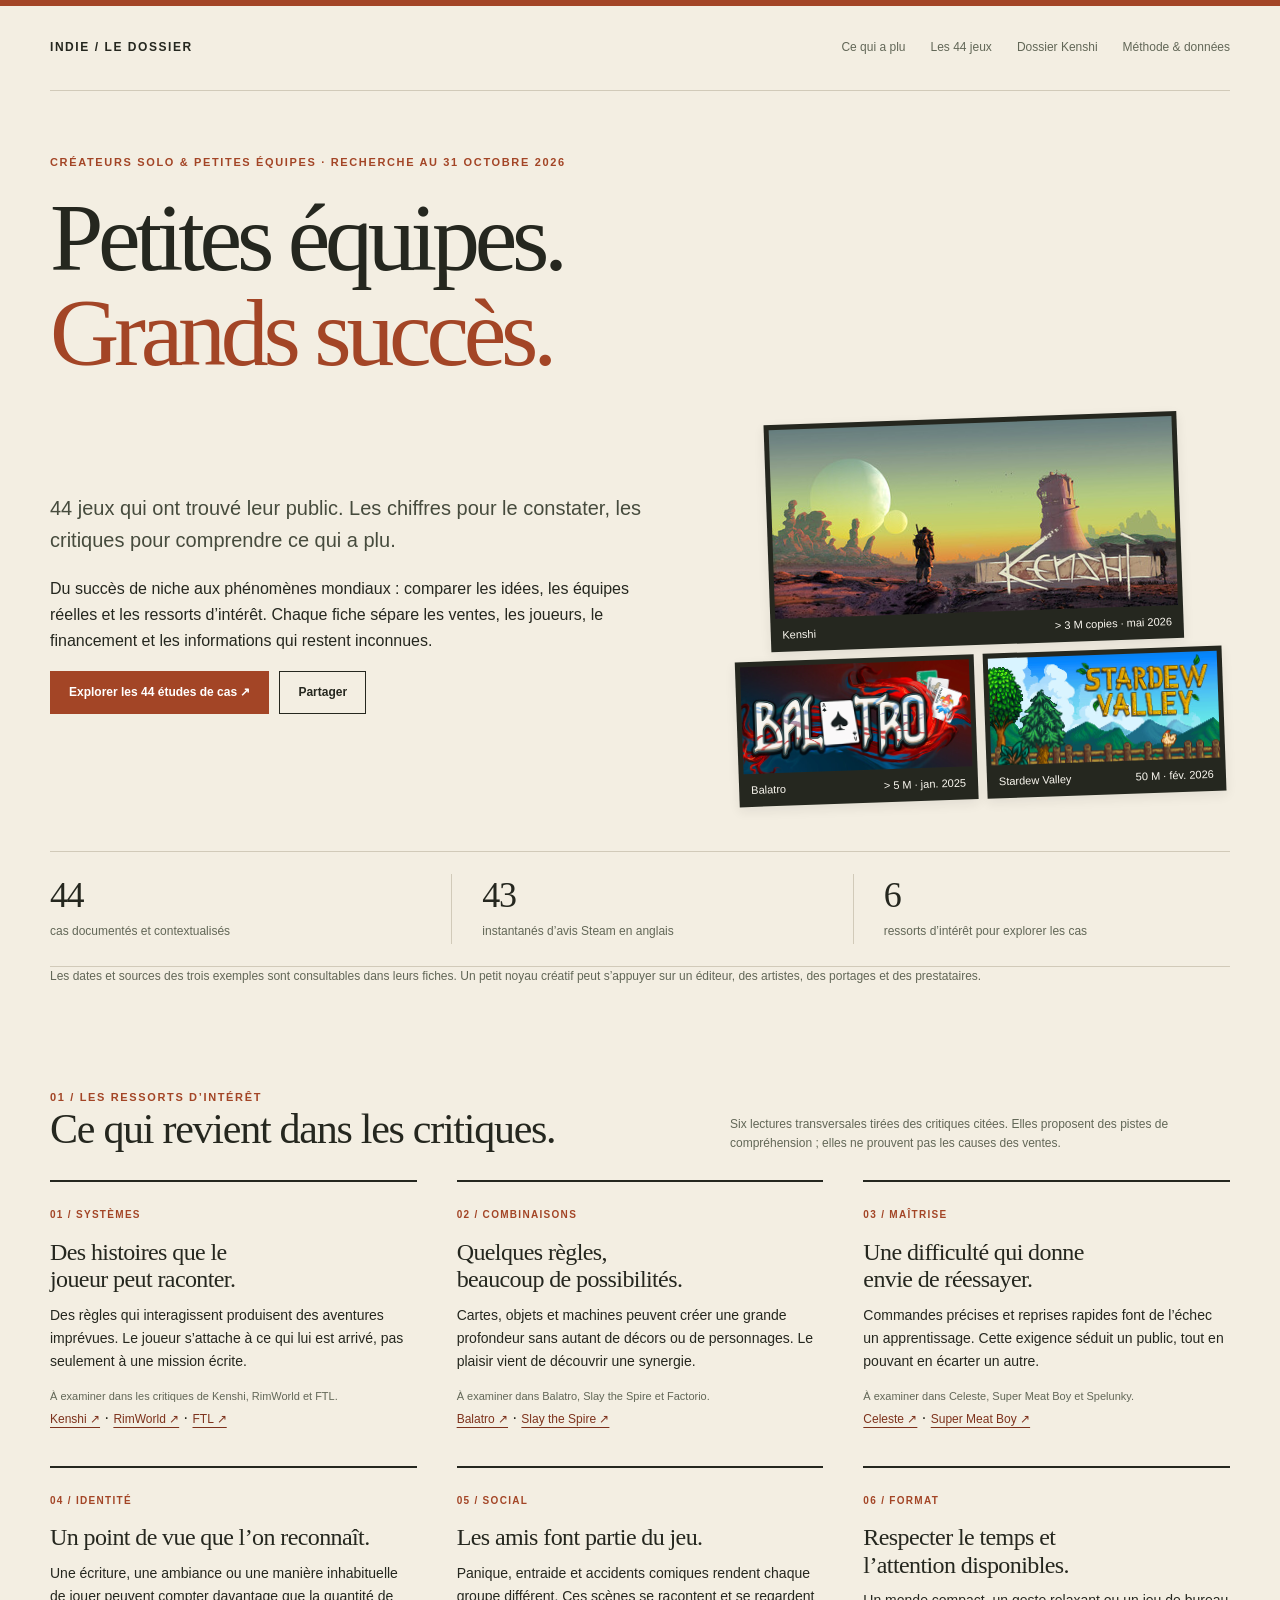
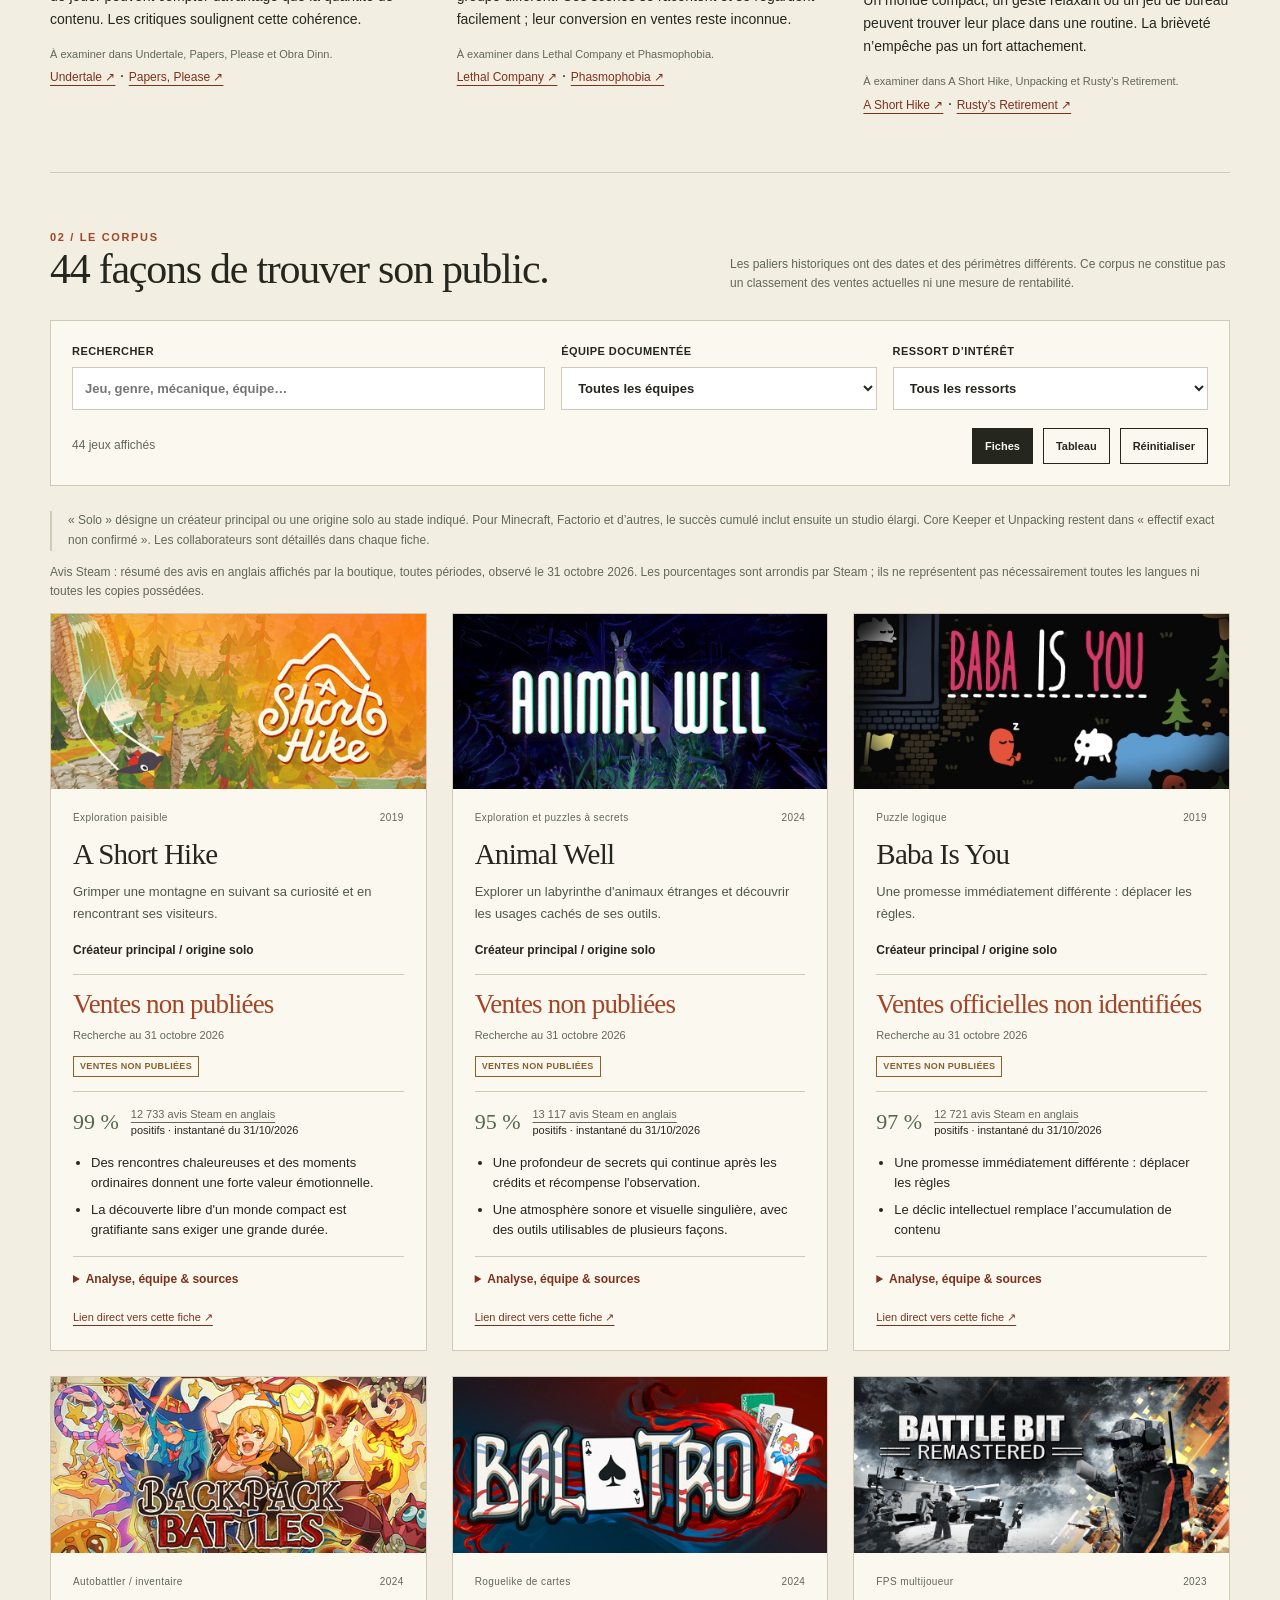
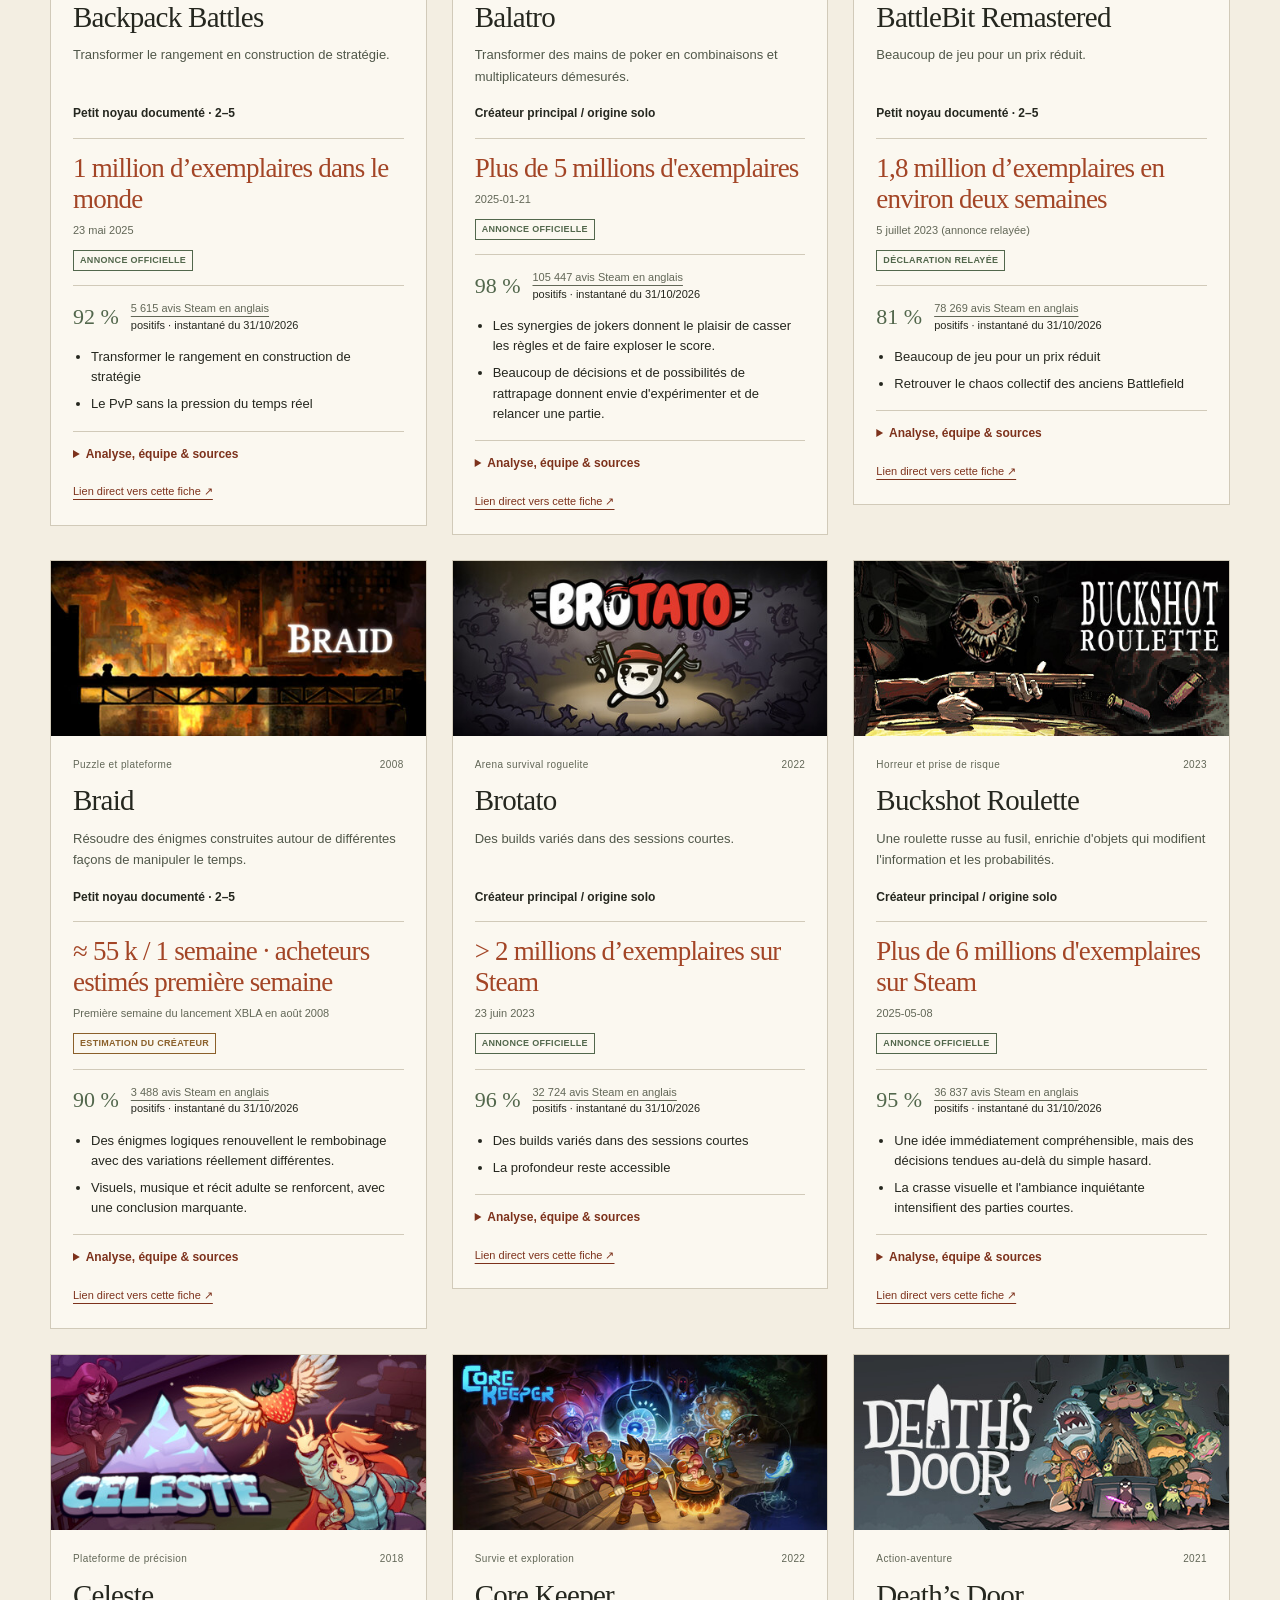
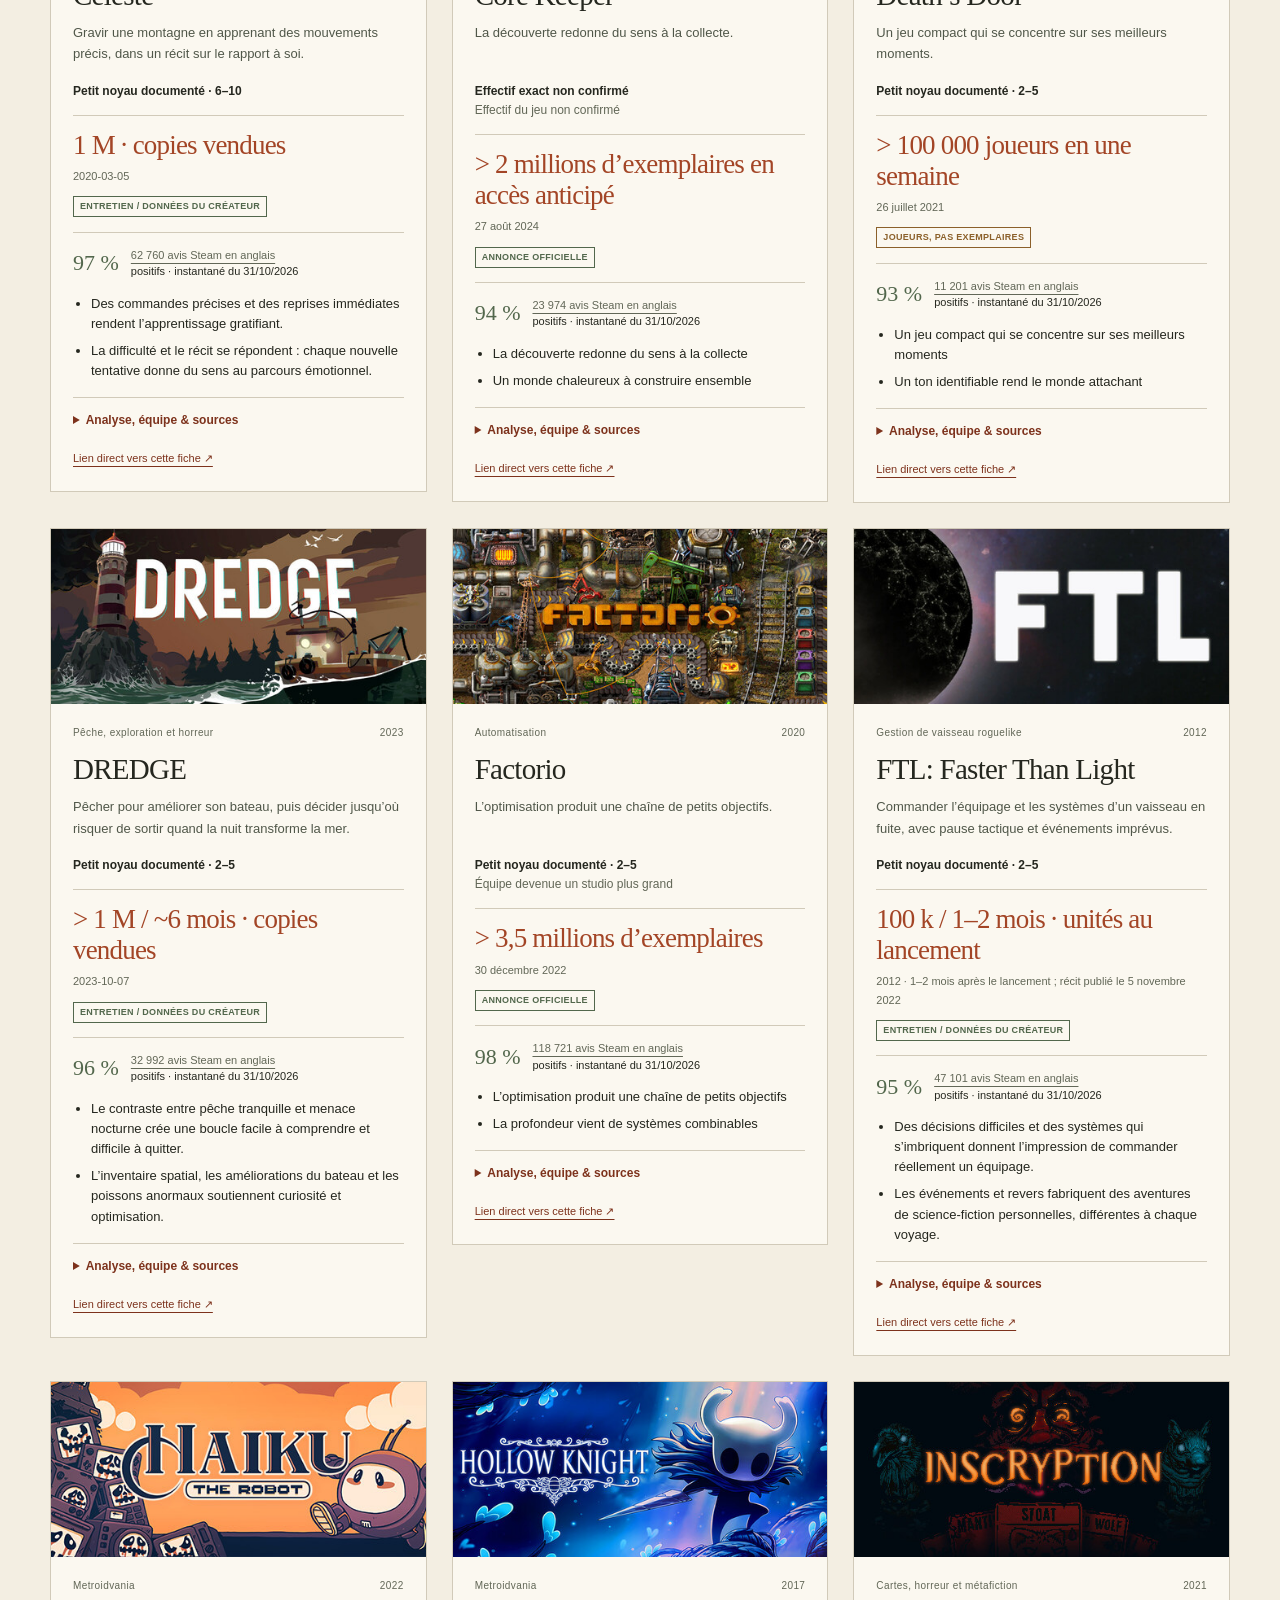
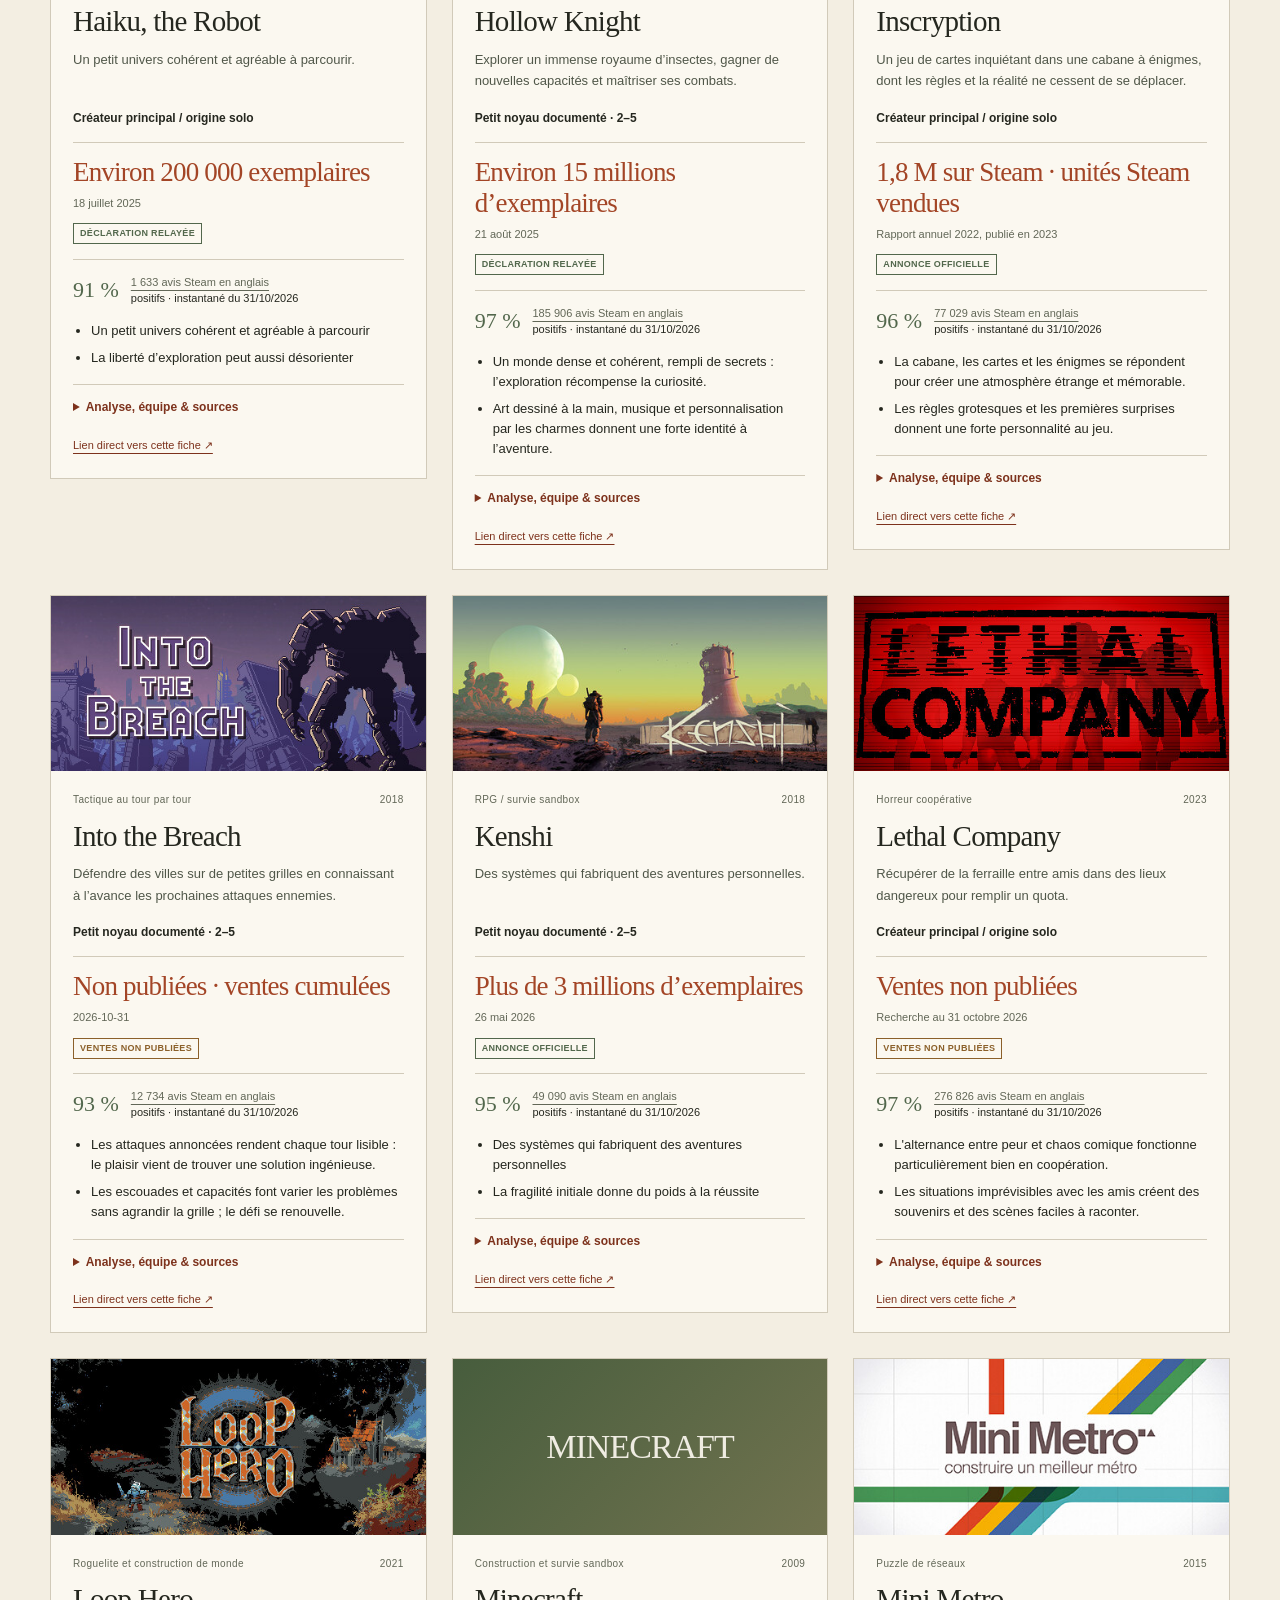
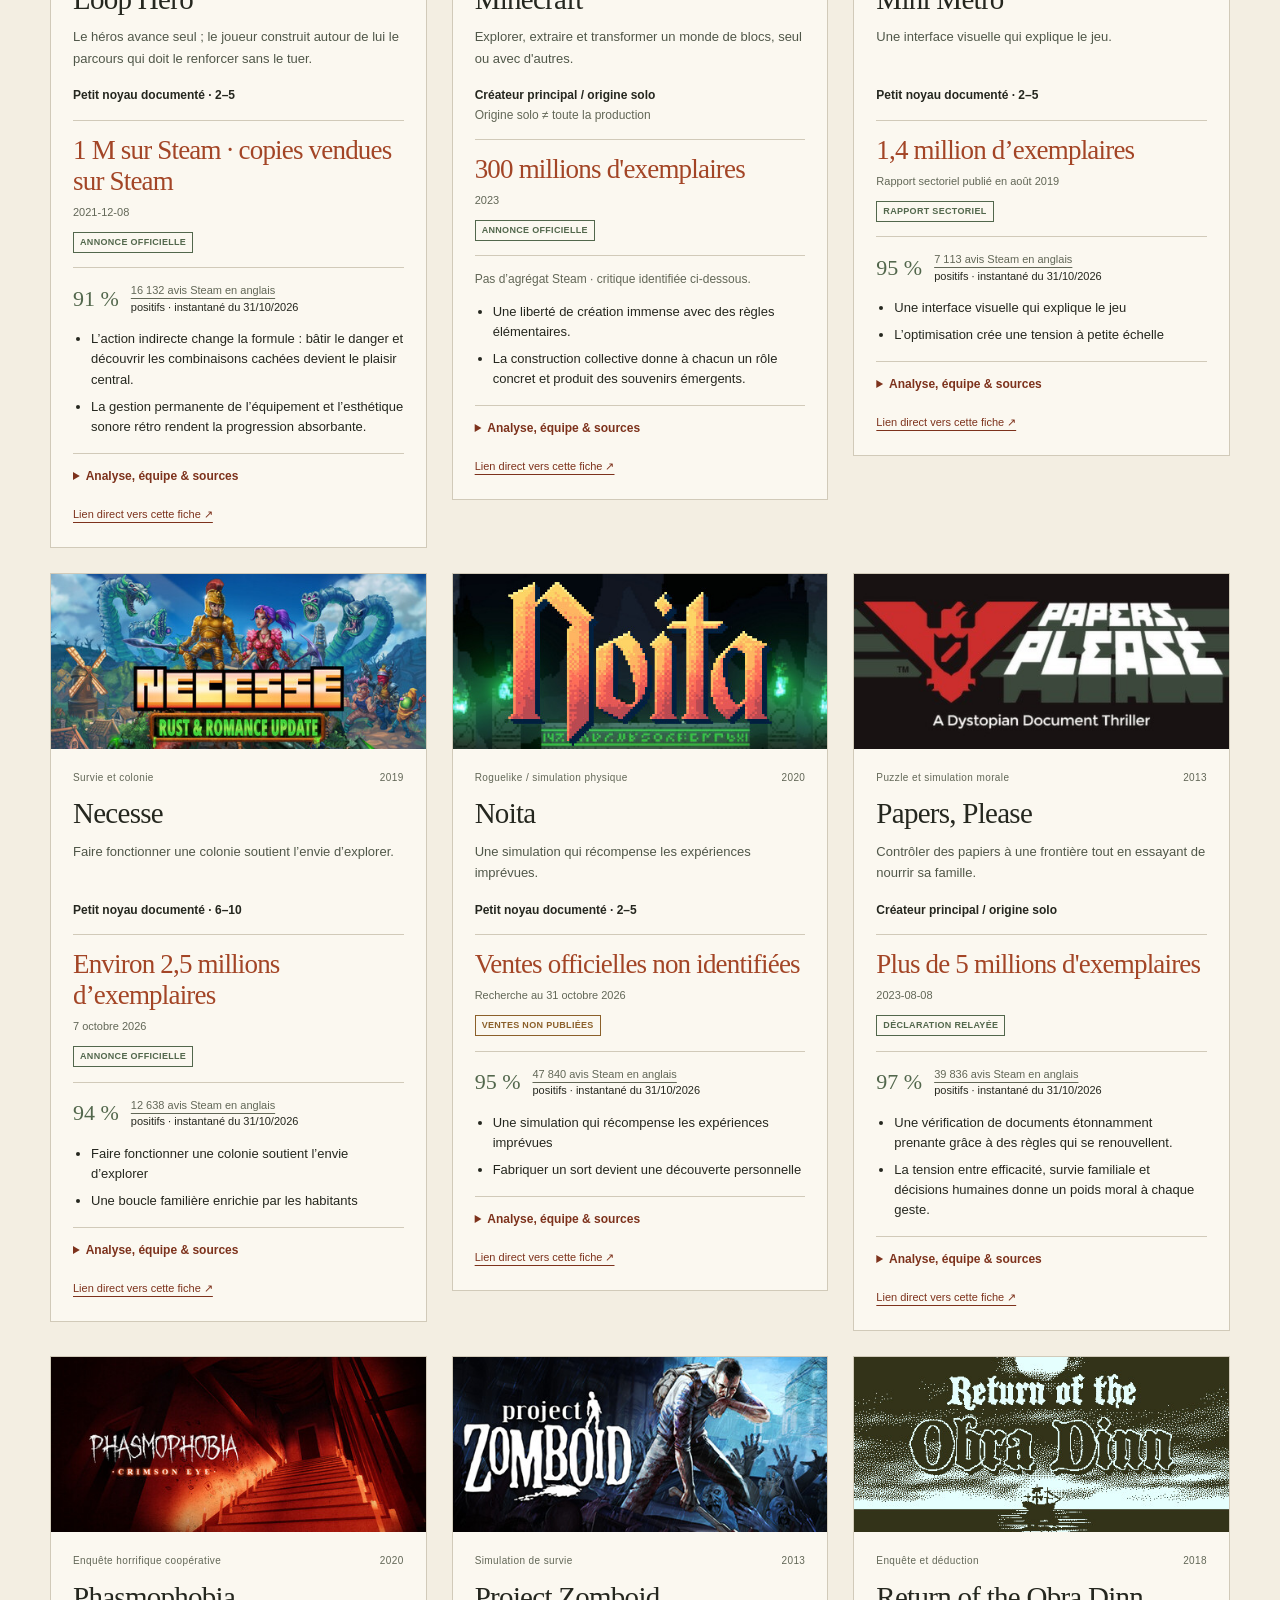
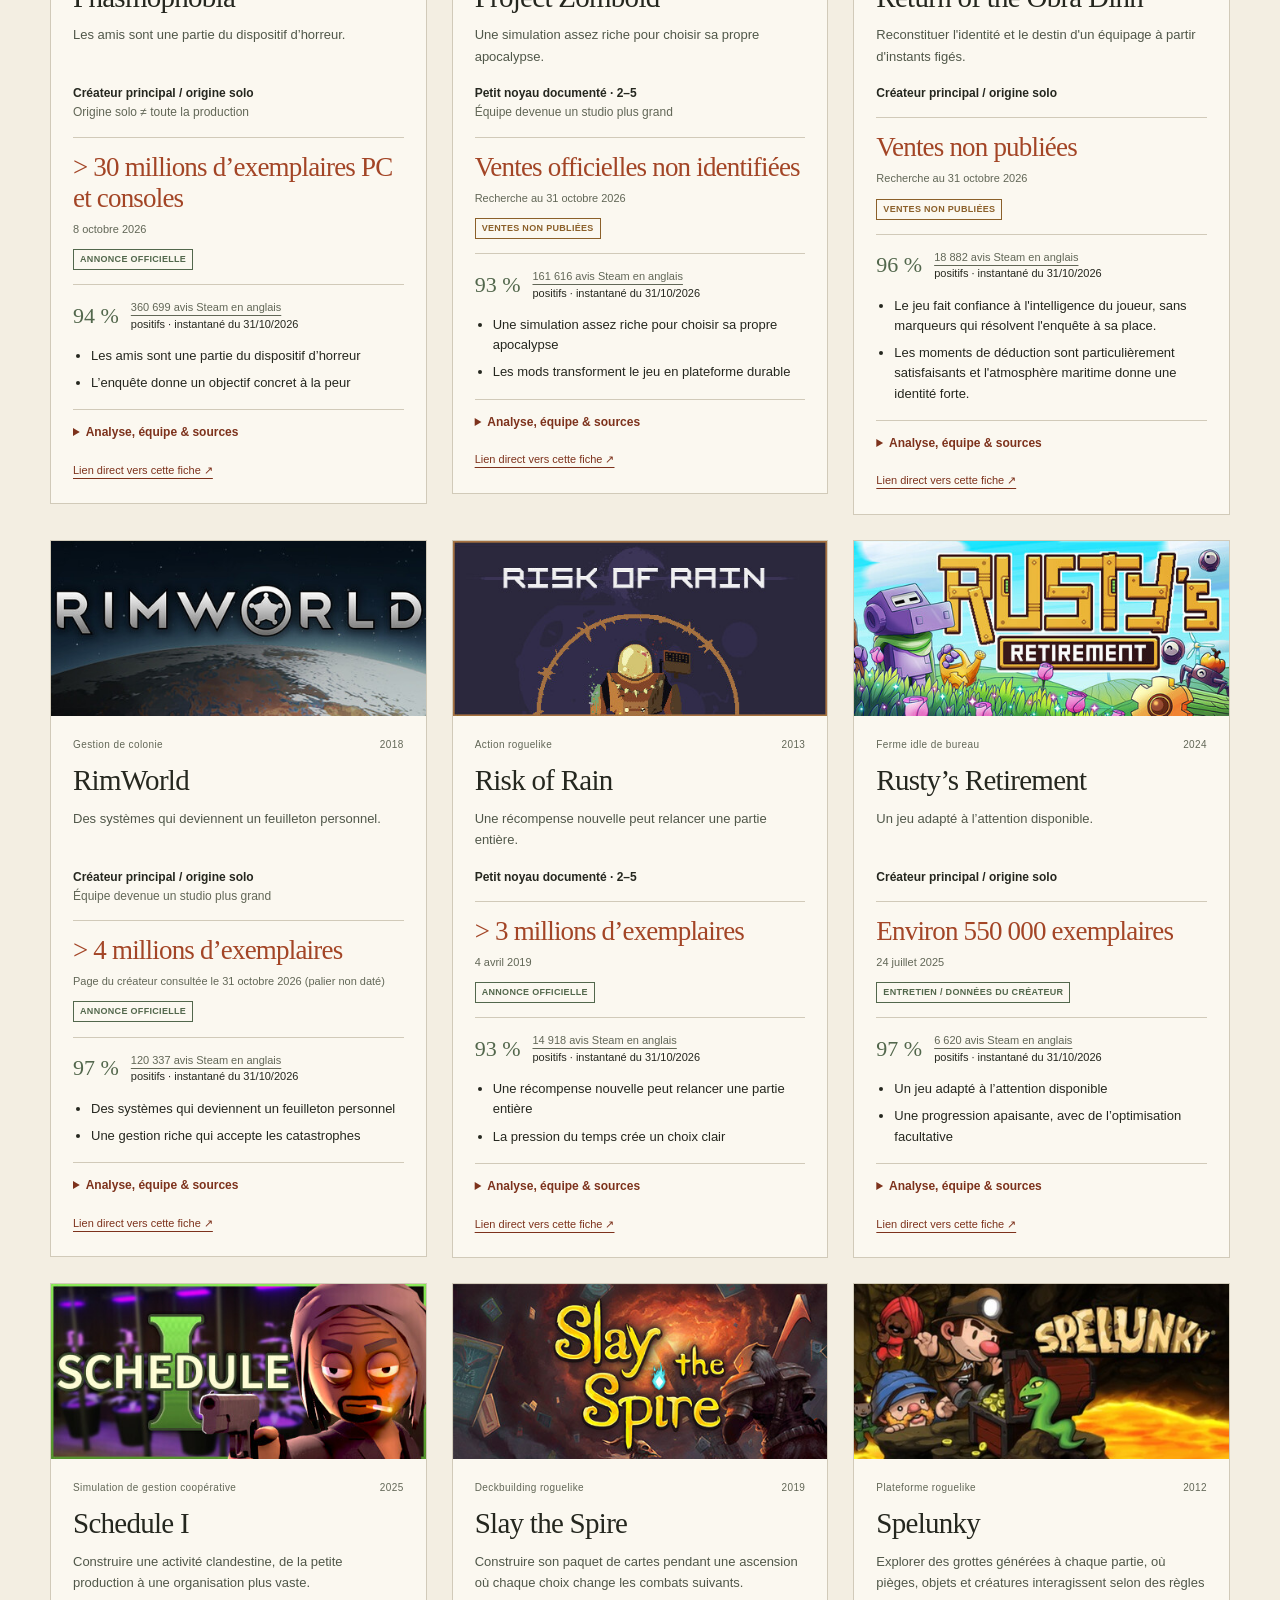
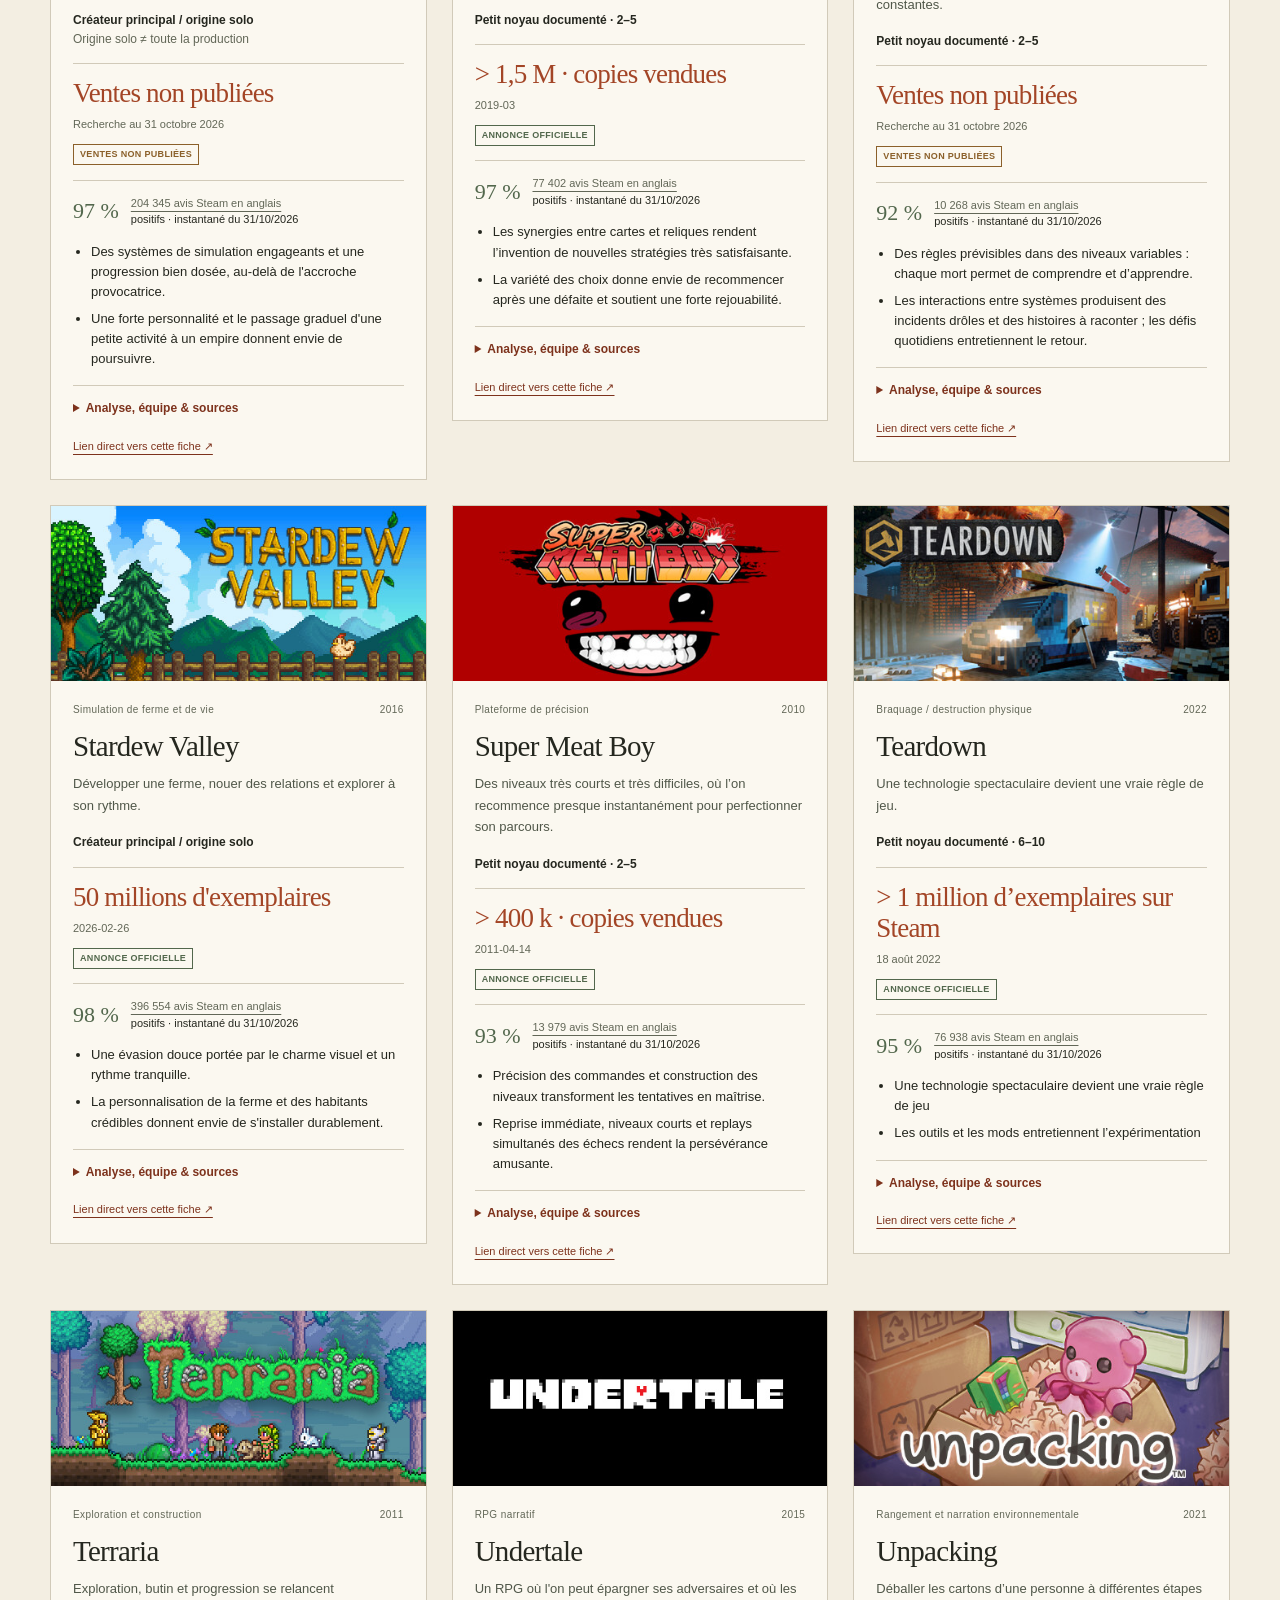
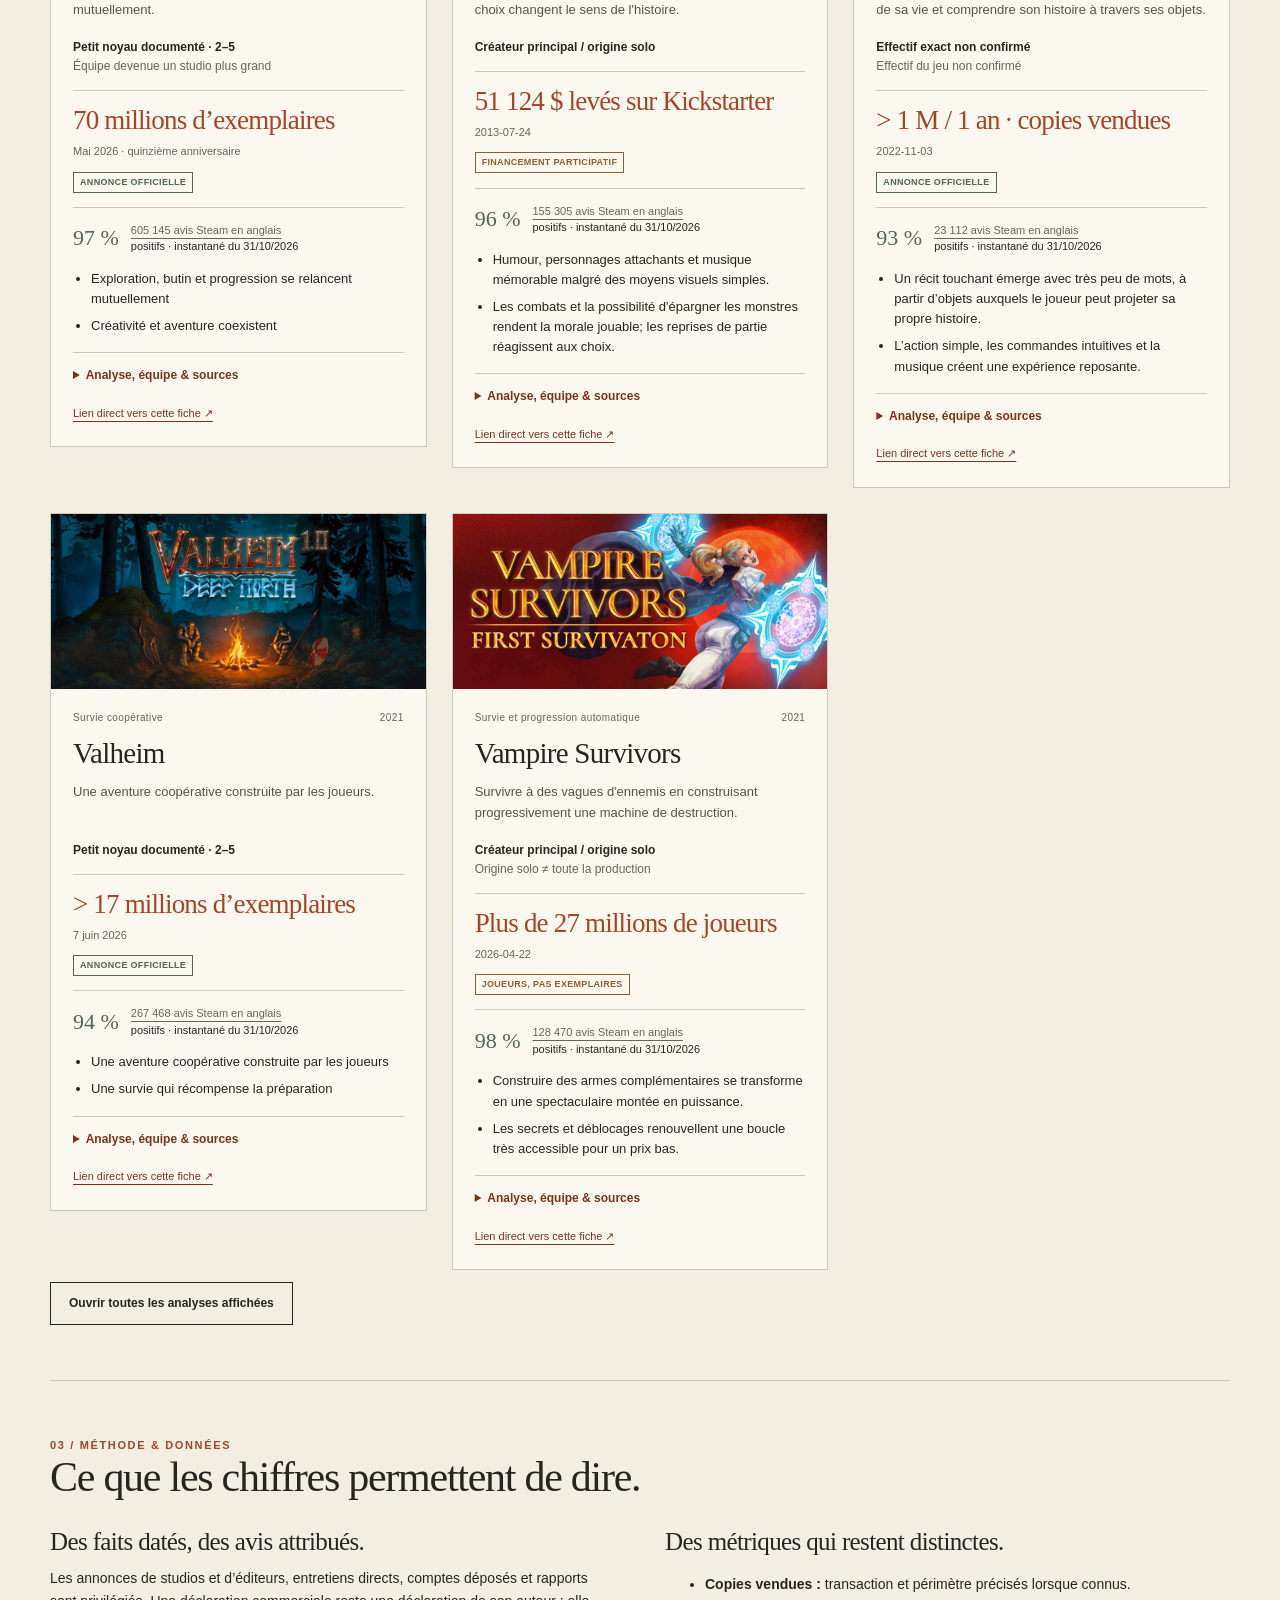
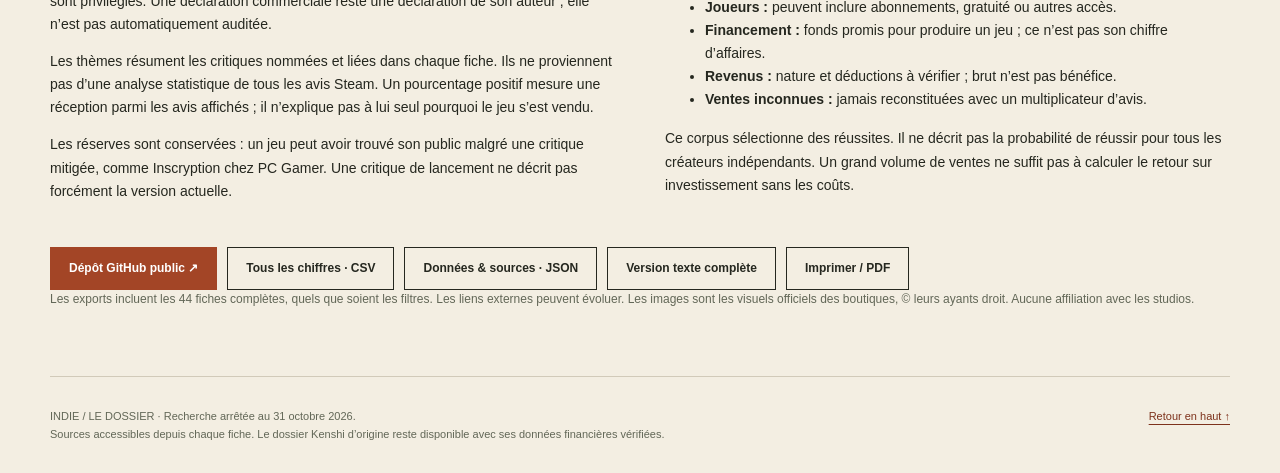
<file: index.html>
<!doctype html><html lang="fr"><head><meta charset="utf-8"><meta name="viewport" content="width=device-width, initial-scale=1"><title>Petites équipes. Grands succès. — 44 jeux indépendants analysés</title><meta name="description" content="44 jeux indépendants : équipes, ventes, avis Steam, critiques et raisons de leur succès. Un atlas français sourcé et partageable."><meta name="theme-color" content="#f3eee2"><meta property="og:title" content="Petites équipes. Grands succès. — 44 jeux indépendants"><meta property="og:description" content="Les équipes, les chiffres et ce qui a plu. 44 études de cas avec critiques et sources."><meta property="og:type" content="website"><meta property="og:url" content="https://livazz.github.io/kenshi-business-brief/"><meta property="og:image" content="https://livazz.github.io/kenshi-business-brief/assets/kenshi.jpg"><link rel="stylesheet" href="atlas.css"><script src="atlas.js" defer></script></head><body><a class="skip" href="#collection">Aller aux jeux</a><header class="top wrap"><a class="brand" href="#">INDIE / LE DOSSIER</a><nav class="nav" aria-label="Navigation"><a href="#tendances">Ce qui a plu</a><a href="#collection">Les 44 jeux</a><a href="kenshi/">Dossier Kenshi</a><a href="#methode">Méthode & données</a></nav></header><main>
<section class="hero wrap"><p class="eyebrow">CRÉATEURS SOLO & PETITES ÉQUIPES · RECHERCHE AU 31 OCTOBRE 2026</p><h1>Petites équipes.<br><em>Grands succès.</em></h1><div class="hero-grid"><div><p class="lead">44 jeux qui ont trouvé leur public. Les chiffres pour le constater, les critiques pour comprendre ce qui a plu.</p><p>Du succès de niche aux phénomènes mondiaux : comparer les idées, les équipes réelles et les ressorts d’intérêt. Chaque fiche sépare les ventes, les joueurs, le financement et les informations qui restent inconnues.</p><div class="actions"><a class="button primary" href="#collection">Explorer les 44 études de cas ↗</a><button class="button" id="share">Partager</button></div><p class="caption" id="share-status" role="status"></p></div><div class="mosaic" aria-label="Trois exemples de jeux étudiés"><figure><img src="assets/kenshi.jpg" width="460" height="215" alt="Kenshi, visuel officiel"><figcaption><span>Kenshi</span><span>&gt; 3 M copies · mai 2026</span></figcaption></figure><figure><img src="assets/balatro.jpg" width="460" height="215" alt="Balatro, visuel officiel"><figcaption><span>Balatro</span><span>&gt; 5 M · jan. 2025</span></figcaption></figure><figure><img src="assets/stardew-valley.jpg" width="460" height="215" alt="Stardew Valley, visuel officiel"><figcaption><span>Stardew Valley</span><span>50 M · fév. 2026</span></figcaption></figure></div></div><div class="hero-stats"><div><strong>44</strong><span>cas documentés et contextualisés</span></div><div><strong>43</strong><span>instantanés d’avis Steam en anglais</span></div><div><strong>6</strong><span>ressorts d’intérêt pour explorer les cas</span></div></div><p class="caption">Les dates et sources des trois exemples sont consultables dans leurs fiches. Un petit noyau créatif peut s’appuyer sur un éditeur, des artistes, des portages et des prestataires.</p></section>
<section class="section wrap" id="tendances"><div class="section-head"><div><p class="eyebrow">01 / LES RESSORTS D’INTÉRÊT</p><h2>Ce qui revient dans les critiques.</h2></div><p class="caption">Six lectures transversales tirées des critiques citées. Elles proposent des pistes de compréhension ; elles ne prouvent pas les causes des ventes.</p></div><div class="patterns">
<article class="pattern"><span class="n">01 / SYSTÈMES</span><h3>Des histoires que le joueur peut raconter.</h3><p>Des règles qui interagissent produisent des aventures imprévues. Le joueur s’attache à ce qui lui est arrivé, pas seulement à une mission écrite.</p><small>À examiner dans les critiques de Kenshi, RimWorld et FTL.</small><a href="#kenshi">Kenshi ↗</a> · <a href="#rimworld">RimWorld ↗</a> · <a href="#ftl">FTL ↗</a></article>
<article class="pattern"><span class="n">02 / COMBINAISONS</span><h3>Quelques règles, beaucoup de possibilités.</h3><p>Cartes, objets et machines peuvent créer une grande profondeur sans autant de décors ou de personnages. Le plaisir vient de découvrir une synergie.</p><small>À examiner dans Balatro, Slay the Spire et Factorio.</small><a href="#balatro">Balatro ↗</a> · <a href="#slay-the-spire">Slay the Spire ↗</a></article>
<article class="pattern"><span class="n">03 / MAÎTRISE</span><h3>Une difficulté qui donne envie de réessayer.</h3><p>Commandes précises et reprises rapides font de l’échec un apprentissage. Cette exigence séduit un public, tout en pouvant en écarter un autre.</p><small>À examiner dans Celeste, Super Meat Boy et Spelunky.</small><a href="#celeste">Celeste ↗</a> · <a href="#super-meat-boy">Super Meat Boy ↗</a></article>
<article class="pattern"><span class="n">04 / IDENTITÉ</span><h3>Un point de vue que l’on reconnaît.</h3><p>Une écriture, une ambiance ou une manière inhabituelle de jouer peuvent compter davantage que la quantité de contenu. Les critiques soulignent cette cohérence.</p><small>À examiner dans Undertale, Papers, Please et Obra Dinn.</small><a href="#undertale">Undertale ↗</a> · <a href="#papers-please">Papers, Please ↗</a></article>
<article class="pattern"><span class="n">05 / SOCIAL</span><h3>Les amis font partie du jeu.</h3><p>Panique, entraide et accidents comiques rendent chaque groupe différent. Ces scènes se racontent et se regardent facilement ; leur conversion en ventes reste inconnue.</p><small>À examiner dans Lethal Company et Phasmophobia.</small><a href="#lethal-company">Lethal Company ↗</a> · <a href="#phasmophobia">Phasmophobia ↗</a></article>
<article class="pattern"><span class="n">06 / FORMAT</span><h3>Respecter le temps et l’attention disponibles.</h3><p>Un monde compact, un geste relaxant ou un jeu de bureau peuvent trouver leur place dans une routine. La brièveté n’empêche pas un fort attachement.</p><small>À examiner dans A Short Hike, Unpacking et Rusty’s Retirement.</small><a href="#a-short-hike">A Short Hike ↗</a> · <a href="#rustys-retirement">Rusty’s Retirement ↗</a></article></div></section>
<section class="section wrap" id="collection"><div class="section-head"><div><p class="eyebrow">02 / LE CORPUS</p><h2>44 façons de trouver son public.</h2></div><p class="caption">Les paliers historiques ont des dates et des périmètres différents. Ce corpus ne constitue pas un classement des ventes actuelles ni une mesure de rentabilité.</p></div><div class="controls"><div class="filter-grid"><label for="search">RECHERCHER<input type="search" id="search" placeholder="Jeu, genre, mécanique, équipe…" autocomplete="off"></label><label for="team-filter">ÉQUIPE DOCUMENTÉE<select id="team-filter"><option value="all">Toutes les équipes</option><option value="solo">Créateur principal / origine solo</option><option value="micro">Petit noyau · 2 à 5</option><option value="small">Petit noyau · 6 à 10</option><option value="unconfirmed">Effectif exact non confirmé</option></select></label><label for="family-filter">RESSORT D’INTÉRÊT<select id="family-filter"><option value="all">Tous les ressorts</option><option value="Histoires émergentes">Histoires émergentes</option><option value="Combinaisons &amp; optimisation">Combinaisons &amp; optimisation</option><option value="Émotion &amp; narration">Émotion &amp; narration</option><option value="Exploration &amp; maîtrise">Exploration &amp; maîtrise</option><option value="Chaos social">Chaos social</option><option value="Confort &amp; simplicité">Confort &amp; simplicité</option></select></label></div><div class="toolbar"><p id="result-count" role="status" aria-live="polite">44 jeux affichés</p><div class="actions"><button class="button" id="view-cards" aria-pressed="true">Fiches</button><button class="button" id="view-table" aria-pressed="false">Tableau</button><button class="button" id="reset">Réinitialiser</button></div></div></div><p class="note">« Solo » désigne un créateur principal ou une origine solo au stade indiqué. Pour Minecraft, Factorio et d’autres, le succès cumulé inclut ensuite un studio élargi. Core Keeper et Unpacking restent dans « effectif exact non confirmé ». Les collaborateurs sont détaillés dans chaque fiche.</p><p class="caption">Avis Steam : résumé des avis en anglais affichés par la boutique, toutes périodes, observé le 31 octobre 2026. Les pourcentages sont arrondis par Steam ; ils ne représentent pas nécessairement toutes les langues ni toutes les copies possédées.</p><div id="cards" class="games"><article class="game" id="a-short-hike" data-team="solo" data-family="Exploration &amp; maîtrise|Confort &amp; simplicité" data-search="a short hike exploration paisible un développeur principal + compositeur — adam robinson-yu; musique mark sparling un petit espace dense et attachant peut avoir plus d&#x27;impact qu&#x27;un grand monde coûteux. exploration &amp; maîtrise confort &amp; simplicité" data-year="2019"><img class="game-image" src="assets/a-short-hike.jpg" width="460" height="215" alt="Visuel officiel de A Short Hike" loading="lazy"><div class="game-body"><div class="overline"><span>Exploration paisible</span><span>2019</span></div><h3>A Short Hike</h3><p class="pitch">Grimper une montagne en suivant sa curiosité et en rencontrant ses visiteurs.</p><p class="team"><strong>Créateur principal / origine solo</strong></p><div class="metric"><strong>Ventes non publiées</strong><span class="date">Recherche au 31 octobre 2026</span><span class="badge warning">Ventes non publiées</span></div><div class="steam"><strong>99 %</strong><span><a href="https://store.steampowered.com/app/1055540/?l=english&amp;cc=us">12 733 avis Steam en anglais</a><br>positifs · instantané du 31/10/2026</span></div><ul class="themes"><li>Des rencontres chaleureuses et des moments ordinaires donnent une forte valeur émotionnelle.</li><li>La découverte libre d&#x27;un monde compact est gratifiante sans exiger une grande durée.</li></ul><details><summary>Analyse, équipe & sources</summary><h4>L’équipe documentée</h4><p>Un développeur principal + compositeur — Adam Robinson-Yu; musique Mark Sparling</p><p>Le presskit décrit le projet personnel d&#x27;Adam et l&#x27;arrivée de Mark pour la musique. Première sortie Humble le 5 avril 2019, puis Steam/itch.io le 30 juillet.</p><p class="source-links">Version initiale / période précisée dans la source · <a href="https://ashorthike.com/press/">Source sur l’équipe ↗</a></p><h4>Le chiffre : nature & périmètre</h4><p>Aucun total officiel de ventes ou revenus vérifié. Le prix historique officiel est 7,99 $; le nombre d&#x27;avis Steam peut documenter la réception sans extrapoler les ventes.  </p><h4>Ce que disent les critiques</h4><p class="caption">Khee Hoon Chan · 9/10 · 2020-08-31 · Synthèse attribuée ; pas un sondage de tous les joueurs.</p><p class="source-links"><a href="https://www.gamespot.com/reviews/a-short-hike-review/1900-6417553/">Critique citée ↗</a></p><p><strong>Réserves de la critique :</strong> La critique GameSpot ne relève pas de point négatif. La brièveté est ici un choix de format, pas un défaut mesuré.</p><h4>Ce qu’on peut en retenir</h4><p>Un petit espace dense et attachant peut avoir plus d&#x27;impact qu&#x27;un grand monde coûteux.</p><p class="caption">Interprétation éditoriale, sans attribution causale mesurée des ventes.</p><p class="caveat">Le presskit décrit le projet personnel d&#x27;Adam et l&#x27;arrivée de Mark pour la musique. Première sortie Humble le 5 avril 2019, puis Steam/itch.io le 30 juillet.</p></details><a class="permalink" href="#a-short-hike">Lien direct vers cette fiche ↗</a></div></article>
<article class="game" id="animal-well" data-team="solo" data-family="Exploration &amp; maîtrise" data-search="animal well exploration et puzzles à secrets un développeur + aide business et éditeur — billy basso; dan adelman; édition bigmode la curiosité et des objets polyvalents peuvent soutenir un monde compact et une communauté d&#x27;enquête. exploration &amp; maîtrise" data-year="2024"><img class="game-image" src="assets/animal-well.jpg" width="460" height="215" alt="Visuel officiel de Animal Well" loading="lazy"><div class="game-body"><div class="overline"><span>Exploration et puzzles à secrets</span><span>2024</span></div><h3>Animal Well</h3><p class="pitch">Explorer un labyrinthe d&#x27;animaux étranges et découvrir les usages cachés de ses outils.</p><p class="team"><strong>Créateur principal / origine solo</strong></p><div class="metric"><strong>Ventes non publiées</strong><span class="date">Recherche au 31 octobre 2026</span><span class="badge warning">Ventes non publiées</span></div><div class="steam"><strong>95 %</strong><span><a href="https://store.steampowered.com/app/813230/?l=english&amp;cc=us">13 117 avis Steam en anglais</a><br>positifs · instantané du 31/10/2026</span></div><ul class="themes"><li>Une profondeur de secrets qui continue après les crédits et récompense l&#x27;observation.</li><li>Une atmosphère sonore et visuelle singulière, avec des outils utilisables de plusieurs façons.</li></ul><details><summary>Analyse, équipe & sources</summary><h4>L’équipe documentée</h4><p>Un développeur + aide business et éditeur — Billy Basso; Dan Adelman; édition Bigmode</p><p>Le site officiel appelle Billy le &#x27;sole developer&#x27; et précise que Dan a rejoint le projet en 2021 pour le business et le marketing. Ne pas confondre un développeur avec une production sans aide extérieure.</p><p class="source-links">Version initiale / période précisée dans la source · <a href="https://www.animalwell.net/">Source sur l’équipe ↗</a></p><h4>Le chiffre : nature & périmètre</h4><p>Aucun total officiel de ventes ou de chiffre d&#x27;affaires vérifié. Les chiffres de ventes trouvés chez les analystes sont des estimations Steam, pas une annonce Bigmode.  </p><h4>Ce que disent les critiques</h4><p class="caption">Shaun Prescott · 90/100 · 2024-05-09 · Synthèse attribuée ; pas un sondage de tous les joueurs.</p><p class="source-links"><a href="https://www.pcgamer.com/games/puzzle/animal-well-review/">Critique citée ↗</a></p><p><strong>Réserves de la critique :</strong> La carte devient peu pratique pour l&#x27;exploration méticuleuse de fin de jeu.</p><h4>Ce qu’on peut en retenir</h4><p>La curiosité et des objets polyvalents peuvent soutenir un monde compact et une communauté d&#x27;enquête.</p><p class="caption">Interprétation éditoriale, sans attribution causale mesurée des ventes.</p><p class="caveat">Le site officiel appelle Billy le &#x27;sole developer&#x27; et précise que Dan a rejoint le projet en 2021 pour le business et le marketing. Ne pas confondre un développeur avec une production sans aide extérieure.</p></details><a class="permalink" href="#animal-well">Lien direct vers cette fiche ↗</a></div></article>
<article class="game" id="baba-is-you" data-team="solo" data-family="Exploration &amp; maîtrise" data-search="baba is you puzzle logique arvi teikari (hempuli), auteur principal solo ; assistance technique et portages à distinguer de ce noyau. une seule règle inhabituelle peut produire beaucoup de profondeur si elle se combine avec les autres. exploration &amp; maîtrise" data-year="2019"><img class="game-image" src="assets/baba-is-you.jpg" width="460" height="215" alt="Visuel officiel de Baba Is You" loading="lazy"><div class="game-body"><div class="overline"><span>Puzzle logique</span><span>2019</span></div><h3>Baba Is You</h3><p class="pitch">Une promesse immédiatement différente : déplacer les règles.</p><p class="team"><strong>Créateur principal / origine solo</strong></p><div class="metric"><strong>Ventes officielles non identifiées</strong><span class="date">Recherche au 31 octobre 2026</span><span class="badge warning">Ventes non publiées</span></div><div class="steam"><strong>97 %</strong><span><a href="https://store.steampowered.com/app/736260/?l=english&amp;cc=us">12 721 avis Steam en anglais</a><br>positifs · instantané du 31/10/2026</span></div><ul class="themes"><li>Une promesse immédiatement différente : déplacer les règles</li><li>Le déclic intellectuel remplace l’accumulation de contenu</li></ul><details><summary>Analyse, équipe & sources</summary><h4>L’équipe documentée</h4><p>Arvi Teikari (Hempuli), auteur principal solo ; assistance technique et portages à distinguer de ce noyau.</p><p>Arvi Teikari (Hempuli), auteur principal solo ; assistance technique et portages à distinguer de ce noyau.</p><p class="source-links">2017–2019 · <a href="https://www.reddit.com/r/nintendo/comments/jtgjmq/im_the_developer_of_baba_is_you_ask_me_anything/">Source sur l’équipe ↗</a></p><h4>Le chiffre : nature & périmètre</h4><p>  </p><ul><li><strong>Note de critique</strong> : 90/100 PC Gamer. 15 mars 2019 <a href="https://www.pcgamer.com/baba-is-you-review/">Source ↗</a> </li></ul><h4>Ce que disent les critiques</h4><p class="caption">Critiques et comptes rendus attribués ci-dessous · Synthèse attribuée ; pas un sondage de tous les joueurs.</p><p>PC Gamer (90/100, mars 2019) célèbre le renouvellement du pousse-blocs : déplacer les mots change les propriétés du monde et même la condition de victoire. <a href="https://www.pcgamer.com/baba-is-you-review/">Lire la critique / le compte rendu ↗</a></p><p>La critique apprécie la variété des solutions et le plaisir de repenser une situation familière. L’annulation des coups encourage l’expérimentation, mais la charge mentale augmente dans les grands niveaux. <a href="https://www.pcgamer.com/baba-is-you-review/">Lire la critique / le compte rendu ↗</a></p><p class="source-links"><a href="https://www.pcgamer.com/baba-is-you-review/">Critique citée ↗</a></p><h4>Ce qu’on peut en retenir</h4><p>Une seule règle inhabituelle peut produire beaucoup de profondeur si elle se combine avec les autres.</p><p class="caption">Interprétation éditoriale, sans attribution causale mesurée des ventes.</p><p class="caveat">Ne pas convertir les avis en ventes avec un multiplicateur arbitraire. La reconnaissance critique est solide (dont deux prix IGF 2018), mais elle ne fournit pas un chiffre d’affaires. GameSpot juge certains mots tardifs ambigus et certains puzzles excessivement obscurs.</p></details><a class="permalink" href="#baba-is-you">Lien direct vers cette fiche ↗</a></div></article>
<article class="game" id="backpack-battles" data-team="micro" data-family="Combinaisons &amp; optimisation" data-search="backpack battles autobattler / inventaire deux développeurs chez playwithfurcifer, selon la faq officielle de mai 2024 ; soutien éditorial d’indieark et partenaires régionaux. transformer une activité de rangement en optimisation compétitive donne une promesse très lisible. combinaisons &amp; optimisation" data-year="2024"><img class="game-image" src="assets/backpack-battles.jpg" width="460" height="215" alt="Visuel officiel de Backpack Battles" loading="lazy"><div class="game-body"><div class="overline"><span>Autobattler / inventaire</span><span>2024</span></div><h3>Backpack Battles</h3><p class="pitch">Transformer le rangement en construction de stratégie.</p><p class="team"><strong>Petit noyau documenté · 2–5</strong></p><div class="metric"><strong>1 million d’exemplaires dans le monde</strong><span class="date">23 mai 2025</span><span class="badge ">Annonce officielle</span></div><div class="steam"><strong>92 %</strong><span><a href="https://store.steampowered.com/app/2427700/?l=english&amp;cc=us">5 615 avis Steam en anglais</a><br>positifs · instantané du 31/10/2026</span></div><ul class="themes"><li>Transformer le rangement en construction de stratégie</li><li>Le PvP sans la pression du temps réel</li></ul><details><summary>Analyse, équipe & sources</summary><h4>L’équipe documentée</h4><p>Deux développeurs chez PlayWithFurcifer, selon la FAQ officielle de mai 2024 ; soutien éditorial d’IndieArk et partenaires régionaux.</p><p>Deux développeurs chez PlayWithFurcifer, selon la FAQ officielle de mai 2024 ; soutien éditorial d’IndieArk et partenaires régionaux.</p><p class="source-links">7 mai 2024 · <a href="https://steamcommunity.com/app/2427700/discussions/0/4363502241742993489/">Source sur l’équipe ↗</a></p><h4>Le chiffre : nature & périmètre</h4><p>  <a href="https://game.shochiku.co.jp/news/achieved-1-million-units-sales-worldwide/">Source du chiffre ↗</a></p><ul><li><strong>Temps de jeu cumulé annoncé</strong> : environ 35 millions d’heures. 23 mai 2025 <a href="https://game.shochiku.co.jp/news/achieved-1-million-units-sales-worldwide/">Source ↗</a> </li></ul><h4>Ce que disent les critiques</h4><p class="caption">Critiques et comptes rendus attribués ci-dessous · Synthèse attribuée ; pas un sondage de tous les joueurs.</p><p>IGN décrit une combinaison intelligente entre puzzle d’organisation, éléments RPG et combat automatique. Sa critique Early Access de mars 2024 souligne le plaisir de composer l’inventaire. <a href="https://www.youtube.com/watch?v=7j-N1IIhqgE">Lire la critique / le compte rendu ↗</a></p><p>PC Gamer met en avant les affrontements contre des configurations enregistrées d’autres joueurs : on peut réfléchir à son build sans devoir agir en direct contre l’adversaire. <a href="https://www.pcgamer.com/games/arrange-your-items-to-optimize-your-fights-in-asynchronous-autobattler-backpack-battles/">Lire la critique / le compte rendu ↗</a></p><p class="source-links"><a href="https://www.youtube.com/watch?v=7j-N1IIhqgE">Critique citée ↗</a> · <a href="https://www.pcgamer.com/games/arrange-your-items-to-optimize-your-fights-in-asynchronous-autobattler-backpack-battles/">Critique citée ↗</a></p><h4>Ce qu’on peut en retenir</h4><p>Transformer une activité de rangement en optimisation compétitive donne une promesse très lisible.</p><p class="caption">Interprétation éditoriale, sans attribution causale mesurée des ventes.</p><p class="caveat">IGN jugeait l’Early Access initial trop pauvre en contenu et en raisons de rejouer (6/10) ; ce jugement date d’avant la 1.0. Le succès commercial ne signifie donc pas unanimité critique.</p></details><a class="permalink" href="#backpack-battles">Lien direct vers cette fiche ↗</a></div></article>
<article class="game" id="balatro" data-team="solo" data-family="Combinaisons &amp; optimisation" data-search="balatro roguelike de cartes un développeur principal, éditeur et partenaires — localthunk; édition playstack un langage de jeu déjà connu facilite l&#x27;entrée; la profondeur vient des interactions entre quelques règles. combinaisons &amp; optimisation" data-year="2024"><img class="game-image" src="assets/balatro.jpg" width="460" height="215" alt="Visuel officiel de Balatro" loading="lazy"><div class="game-body"><div class="overline"><span>Roguelike de cartes</span><span>2024</span></div><h3>Balatro</h3><p class="pitch">Transformer des mains de poker en combinaisons et multiplicateurs démesurés.</p><p class="team"><strong>Créateur principal / origine solo</strong></p><div class="metric"><strong>Plus de 5 millions d&#x27;exemplaires</strong><span class="date">2025-01-21</span><span class="badge ">Annonce officielle</span></div><div class="steam"><strong>98 %</strong><span><a href="https://store.steampowered.com/app/2379780/?l=english&amp;cc=us">105 447 avis Steam en anglais</a><br>positifs · instantané du 31/10/2026</span></div><ul class="themes"><li>Les synergies de jokers donnent le plaisir de casser les règles et de faire exploser le score.</li><li>Beaucoup de décisions et de possibilités de rattrapage donnent envie d&#x27;expérimenter et de relancer une partie.</li></ul><details><summary>Analyse, équipe & sources</summary><h4>L’équipe documentée</h4><p>Un développeur principal, éditeur et partenaires — LocalThunk; édition Playstack</p><p>Le journal du créateur détaille son travail personnel puis l&#x27;arrivée de Playstack, l&#x27;aide aux langues et les portages consoles. Le succès ne résulte pas d&#x27;une commercialisation sans partenaires.</p><p class="source-links">Version initiale / période précisée dans la source · <a href="https://localthunk.com/blog/balatro-timeline-3aarh">Source sur l’équipe ↗</a></p><h4>Le chiffre : nature & périmètre</h4><p>Toutes plateformes Déclaration de l&#x27;éditeur, moins d&#x27;un an après la sortie. Palier historique, pas estimation actuelle. <a href="https://www.playstack.com/news/balatro-5-million-copies-sold/">Source du chiffre ↗</a></p><h4>Ce que disent les critiques</h4><p class="caption">Abbie Stone · 91/100 · 2024-02-19 · Synthèse attribuée ; pas un sondage de tous les joueurs.</p><p class="source-links"><a href="https://www.pcgamer.com/balatro-review/">Critique citée ↗</a></p><p><strong>Réserves de la critique :</strong> Certains boss peuvent créer des pics de difficulté frustrants; le hasard reste important.</p><h4>Ce qu’on peut en retenir</h4><p>Un langage de jeu déjà connu facilite l&#x27;entrée; la profondeur vient des interactions entre quelques règles.</p><p class="caption">Interprétation éditoriale, sans attribution causale mesurée des ventes.</p><p class="caveat">Le journal du créateur détaille son travail personnel puis l&#x27;arrivée de Playstack, l&#x27;aide aux langues et les portages consoles. Le succès ne résulte pas d&#x27;une commercialisation sans partenaires.</p></details><a class="permalink" href="#balatro">Lien direct vers cette fiche ↗</a></div></article>
<article class="game" id="battlebit-remastered" data-team="micro" data-family="Chaos social" data-search="battlebit remastered fps multijoueur trois développeurs principaux : sgtokidoki, vilaskis et theliquidhorse ; ama directe de l’équipe. une esthétique peu coûteuse peut laisser de la place à une expérience collective ambitieuse, mais exige une exploitation durable. chaos social" data-year="2023"><img class="game-image" src="assets/battlebit-remastered.jpg" width="460" height="215" alt="Visuel officiel de BattleBit Remastered" loading="lazy"><div class="game-body"><div class="overline"><span>FPS multijoueur</span><span>2023</span></div><h3>BattleBit Remastered</h3><p class="pitch">Beaucoup de jeu pour un prix réduit.</p><p class="team"><strong>Petit noyau documenté · 2–5</strong></p><div class="metric"><strong>1,8 million d’exemplaires en environ deux semaines</strong><span class="date">5 juillet 2023 (annonce relayée)</span><span class="badge ">Déclaration relayée</span></div><div class="steam"><strong>81 %</strong><span><a href="https://store.steampowered.com/app/671860/?l=english&amp;cc=us">78 269 avis Steam en anglais</a><br>positifs · instantané du 31/10/2026</span></div><ul class="themes"><li>Beaucoup de jeu pour un prix réduit</li><li>Retrouver le chaos collectif des anciens Battlefield</li></ul><details><summary>Analyse, équipe & sources</summary><h4>L’équipe documentée</h4><p>Trois développeurs principaux : SgtOkiDoki, Vilaskis et TheLiquidHorse ; AMA directe de l’équipe.</p><p>Trois développeurs principaux : SgtOkiDoki, Vilaskis et TheLiquidHorse ; AMA directe de l’équipe.</p><p class="source-links">Juillet 2023 · <a href="https://www.reddit.com/r/pcgaming/comments/14zhjb1/battlebit_ama/">Source sur l’équipe ↗</a></p><h4>Le chiffre : nature & périmètre</h4><p>  <a href="https://www.pcgamer.com/battlebit-the-overnight-success-six-years-in-the-making-has-sold-just-shy-of-two-million-in-two-weeks/">Source du chiffre ↗</a></p><h4>Ce que disent les critiques</h4><p class="caption">Critiques et comptes rendus attribués ci-dessous · Synthèse attribuée ; pas un sondage de tous les joueurs.</p><p>PC Gamer attribue l’attrait initial au contenu généreux et à l’action à 254 joueurs pour 15 $, avec une identité visuelle modeste mais un jeu jugé solide. <a href="https://www.pcgamer.com/battlebit-the-overnight-success-six-years-in-the-making-has-sold-just-shy-of-two-million-in-two-weeks/">Lire la critique / le compte rendu ↗</a></p><p>Destructoid décrit le plaisir d’un FPS massif à escouades familier aux joueurs de Battlefield, malgré sa présentation low-poly. <a href="https://www.destructoid.com/battlebit-remastered-fps-steam-pc-impressions/">Lire la critique / le compte rendu ↗</a></p><p class="source-links"><a href="https://www.pcgamer.com/battlebit-the-overnight-success-six-years-in-the-making-has-sold-just-shy-of-two-million-in-two-weeks/">Critique citée ↗</a> · <a href="https://www.destructoid.com/battlebit-remastered-fps-steam-pc-impressions/">Critique citée ↗</a></p><h4>Ce qu’on peut en retenir</h4><p>Une esthétique peu coûteuse peut laisser de la place à une expérience collective ambitieuse, mais exige une exploitation durable.</p><p class="caption">Interprétation éditoriale, sans attribution causale mesurée des ventes.</p><p class="caveat">C’est un succès de lancement daté, pas une preuve de rétention actuelle. Les coûts et contraintes d’exploitation d’un FPS multijoueur persistent après les premières ventes ; ne pas en déduire un bénéfice avec prix multiplié par unités.</p></details><a class="permalink" href="#battlebit-remastered">Lien direct vers cette fiche ↗</a></div></article>
<article class="game" id="braid" data-team="micro" data-family="Exploration &amp; maîtrise" data-search="braid puzzle et plateforme créateur principal + artiste une mécanique centrale très approfondie et une direction artistique cohérente peuvent donner une identité durable à un projet compact. exploration &amp; maîtrise" data-year="2008"><img class="game-image" src="assets/braid.jpg" width="460" height="215" alt="Visuel officiel de Braid" loading="lazy"><div class="game-body"><div class="overline"><span>Puzzle et plateforme</span><span>2008</span></div><h3>Braid</h3><p class="pitch">Résoudre des énigmes construites autour de différentes façons de manipuler le temps.</p><p class="team"><strong>Petit noyau documenté · 2–5</strong></p><div class="metric"><strong>≈ 55 k / 1 semaine · acheteurs estimés première semaine</strong><span class="date">Première semaine du lancement XBLA en août 2008</span><span class="badge warning">Estimation du créateur</span></div><div class="steam"><strong>90 %</strong><span><a href="https://store.steampowered.com/app/26800/?l=english&amp;cc=us">3 488 avis Steam en anglais</a><br>positifs · instantané du 31/10/2026</span></div><ul class="themes"><li>Des énigmes logiques renouvellent le rembobinage avec des variations réellement différentes.</li><li>Visuels, musique et récit adulte se renforcent, avec une conclusion marquante.</li></ul><details><summary>Analyse, équipe & sources</summary><h4>L’équipe documentée</h4><p>Créateur principal + artiste</p><p>Jonathan Blow a conçu et programmé le jeu ; il décrit sur le site officiel l’arrivée de David Hellman pour réaliser les visuels. Le noyau créatif retenu ici est ce duo, avec musique licenciée et autres contributions ; le site ne publie pas un effectif exhaustif.</p><p class="source-links">Période décrite dans la source · <a href="https://braid-game.com/">Source sur l’équipe ↗</a></p><h4>Le chiffre : nature & périmètre</h4><p>Estimation de Jonathan Blow après la première semaine XBLA ; il précise ne pas encore disposer des chiffres officiels de la semaine complète. Estimation du créateur à partir des classements, pas ventes officielles certifiées. Le billet original ne se charge plus ; citation précise vérifiée dans son relais contemporain. Ne concerne ni le PC ni Anniversary Edition. <a href="https://www.destructoid.com/jonathans-sales-dont-blow-braid-still-doing-well/">Source du chiffre ↗</a></p><ul><li><strong>revenus USD rapportés</strong> : &gt; 4 000 000. 2019-07-17 <a href="https://www.gamedeveloper.com/business/braid-behind-the-scenes">Source ↗</a> Le texte dit revenus de plus de 4 M$, sans périmètre comptable ni date d’arrêt précis ; ne pas appeler ce chiffre bénéfice.</li></ul><h4>Ce que disent les critiques</h4><p class="caption">GameSpot · Tom Mc Shea · 9,5/10 · 2008-08-07 · Synthèse attribuée ; pas un sondage de tous les joueurs.</p><p class="source-links"><a href="https://www.gamespot.com/reviews/braid-review/1900-6195623/">Critique citée ↗</a></p><p><strong>Réserves de la critique :</strong> La critique souligne un prix de lancement supérieur à celui de la plupart des jeux XBLA de l’époque ; le jeu demande de résoudre toutes les pièces pour voir sa conclusion.</p><h4>Ce qu’on peut en retenir</h4><p>Une mécanique centrale très approfondie et une direction artistique cohérente peuvent donner une identité durable à un projet compact.</p><p class="caption">Interprétation éditoriale, sans attribution causale mesurée des ventes.</p><p class="caveat">Estimation du créateur à partir des classements, pas ventes officielles certifiées. Le billet original ne se charge plus ; citation précise vérifiée dans son relais contemporain. Ne concerne ni le PC ni Anniversary Edition.</p></details><a class="permalink" href="#braid">Lien direct vers cette fiche ↗</a></div></article>
<article class="game" id="brotato" data-team="solo" data-family="Combinaisons &amp; optimisation" data-search="brotato arena survival roguelite thomas gervraud, alias blobfish, développeur solo pour le jeu pc ; partenaires pour portages et poursuite du développement. un faible coût d’entrée et une grande variété de builds peuvent donner une forte valeur perçue. combinaisons &amp; optimisation" data-year="2022"><img class="game-image" src="assets/brotato.jpg" width="460" height="215" alt="Visuel officiel de Brotato" loading="lazy"><div class="game-body"><div class="overline"><span>Arena survival roguelite</span><span>2022</span></div><h3>Brotato</h3><p class="pitch">Des builds variés dans des sessions courtes.</p><p class="team"><strong>Créateur principal / origine solo</strong></p><div class="metric"><strong>&gt; 2 millions d’exemplaires sur Steam</strong><span class="date">23 juin 2023</span><span class="badge ">Annonce officielle</span></div><div class="steam"><strong>96 %</strong><span><a href="https://store.steampowered.com/app/1942280/?l=english&amp;cc=us">32 724 avis Steam en anglais</a><br>positifs · instantané du 31/10/2026</span></div><ul class="themes"><li>Des builds variés dans des sessions courtes</li><li>La profondeur reste accessible</li></ul><details><summary>Analyse, équipe & sources</summary><h4>L’équipe documentée</h4><p>Thomas Gervraud, alias Blobfish, développeur solo pour le jeu PC ; partenaires pour portages et poursuite du développement.</p><p>Thomas Gervraud, alias Blobfish, développeur solo pour le jeu PC ; partenaires pour portages et poursuite du développement.</p><p class="source-links">2022–23 · <a href="https://www.gamespress.com/Brotato-10-Release">Source sur l’équipe ↗</a></p><h4>Le chiffre : nature & périmètre</h4><p>  <a href="https://www.gamespress.com/Brotato-10-Release">Source du chiffre ↗</a></p><ul><li><strong>Listes de souhaits avant Early Access</strong> : 40 000. 2022 (annoncé juin 2023) <a href="https://www.gamespress.com/Brotato-10-Release">Source ↗</a> </li></ul><h4>Ce que disent les critiques</h4><p class="caption">Critiques et comptes rendus attribués ci-dessous · Synthèse attribuée ; pas un sondage de tous les joueurs.</p><p>CGMagazine (7,5/10, juin 2023) valorise l’action nerveuse et la possibilité de combiner personnages, armes et objets pour renouveler les parties. <a href="https://www.cgmagonline.com/review/brotato-pc-review/">Lire la critique / le compte rendu ↗</a></p><p>Gervraud décrit une progression possible sans difficulté maximale, des personnages de complexités différentes et des synergies facultatives pour les amateurs d’optimisation. C’est un témoignage de conception, pas une mesure causale des ventes. <a href="https://news.xbox.com/fr-fr/2024/02/09/entretien-exclusif-avec-thomas-gervraud-brotato-le-jeu-qui-a-de-la-patate/">Lire la critique / le compte rendu ↗</a></p><p class="source-links"><a href="https://www.cgmagonline.com/review/brotato-pc-review/">Critique citée ↗</a> · <a href="https://news.xbox.com/fr-fr/2024/02/09/entretien-exclusif-avec-thomas-gervraud-brotato-le-jeu-qui-a-de-la-patate/">Critique citée ↗</a></p><h4>Ce qu’on peut en retenir</h4><p>Un faible coût d’entrée et une grande variété de builds peuvent donner une forte valeur perçue.</p><p class="caption">Interprétation éditoriale, sans attribution causale mesurée des ventes.</p><p class="caveat">Un communiqué de septembre 2025 parle de plus de dix millions de joueurs multi-plateformes ; ne pas le convertir en dix millions de ventes payantes. Le palier retenu est explicitement vendu sur Steam. La critique relève aussi une profondeur limitée en dehors de l’amélioration des runs.</p></details><a class="permalink" href="#brotato">Lien direct vers cette fiche ↗</a></div></article>
<article class="game" id="buckshot-roulette" data-team="solo" data-family="" data-search="buckshot roulette horreur et prise de risque origine solo; soutien d&#x27;édition et extensions ensuite — mike klubnika; édition critical reflex un concept lisible en quelques secondes peut produire de fortes réactions si chaque décision engage vraiment le joueur." data-year="2023"><img class="game-image" src="assets/buckshot-roulette.jpg" width="460" height="215" alt="Visuel officiel de Buckshot Roulette" loading="lazy"><div class="game-body"><div class="overline"><span>Horreur et prise de risque</span><span>2023</span></div><h3>Buckshot Roulette</h3><p class="pitch">Une roulette russe au fusil, enrichie d&#x27;objets qui modifient l&#x27;information et les probabilités.</p><p class="team"><strong>Créateur principal / origine solo</strong></p><div class="metric"><strong>Plus de 6 millions d&#x27;exemplaires sur Steam</strong><span class="date">2025-05-08</span><span class="badge ">Annonce officielle</span></div><div class="steam"><strong>95 %</strong><span><a href="https://store.steampowered.com/app/2835570/?l=english&amp;cc=us">36 837 avis Steam en anglais</a><br>positifs · instantané du 31/10/2026</span></div><ul class="themes"><li>Une idée immédiatement compréhensible, mais des décisions tendues au-delà du simple hasard.</li><li>La crasse visuelle et l&#x27;ambiance inquiétante intensifient des parties courtes.</li></ul><details><summary>Analyse, équipe & sources</summary><h4>L’équipe documentée</h4><p>Origine solo; soutien d&#x27;édition et extensions ensuite — Mike Klubnika; édition CRITICAL REFLEX</p><p>Le journal du créateur documente prototype, programmation, musique et ambiance. La sortie Steam enrichie puis le multijoueur ont impliqué un éditeur et des collaborateurs.</p><p class="source-links">Version initiale / période précisée dans la source · <a href="https://mikeklubnika.com/logs/log_4">Source sur l’équipe ↗</a></p><h4>Le chiffre : nature & périmètre</h4><p>Steam uniquement Annonce explicite &#x27;copies sold on Steam&#x27;. <a href="https://store.steampowered.com/news/posts/?enddate=1746704731&amp;feed=steam_community_announcements">Source du chiffre ↗</a></p><ul><li><strong>Plus de 10 millions de &#x27;High Rollers&#x27; annoncés</strong> : Annonce postérieure, périmètre joueurs/achats et plateformes moins net. 2026-10-20 <a href="https://steamcommunity.com/app/2835570/allnews/">Source ↗</a> </li></ul><h4>Ce que disent les critiques</h4><p class="caption">Kim Snaith · 8/10 · 2024-04 · Synthèse attribuée ; pas un sondage de tous les joueurs.</p><p class="source-links"><a href="https://www.gamespew.com/2024/04/buckshot-roulette-review/">Critique citée ↗</a></p><p><strong>Réserves de la critique :</strong> Peu de surprises supplémentaires selon la critique; la simplicité est aussi la limite de l&#x27;expérience initiale.</p><h4>Ce qu’on peut en retenir</h4><p>Un concept lisible en quelques secondes peut produire de fortes réactions si chaque décision engage vraiment le joueur.</p><p class="caption">Interprétation éditoriale, sans attribution causale mesurée des ventes.</p><p class="caveat">Le journal du créateur documente prototype, programmation, musique et ambiance. La sortie Steam enrichie puis le multijoueur ont impliqué un éditeur et des collaborateurs.</p></details><a class="permalink" href="#buckshot-roulette">Lien direct vers cette fiche ↗</a></div></article>
<article class="game" id="celeste" data-team="small" data-family="Exploration &amp; maîtrise" data-search="celeste plateforme de précision environ 6 principaux créateurs le ressenti des commandes et le rythme de l’échec peuvent porter à la fois l’accessibilité et le propos. exploration &amp; maîtrise" data-year="2018"><img class="game-image" src="assets/celeste.jpg" width="460" height="215" alt="Visuel officiel de Celeste" loading="lazy"><div class="game-body"><div class="overline"><span>Plateforme de précision</span><span>2018</span></div><h3>Celeste</h3><p class="pitch">Gravir une montagne en apprenant des mouvements précis, dans un récit sur le rapport à soi.</p><p class="team"><strong>Petit noyau documenté · 6–10</strong></p><div class="metric"><strong>1 M · copies vendues</strong><span class="date">2020-03-05</span><span class="badge ">Entretien / données du créateur</span></div><div class="steam"><strong>97 %</strong><span><a href="https://store.steampowered.com/app/504230/?l=english&amp;cc=us">62 760 avis Steam en anglais</a><br>positifs · instantané du 31/10/2026</span></div><ul class="themes"><li>Des commandes précises et des reprises immédiates rendent l’apprentissage gratifiant.</li><li>La difficulté et le récit se répondent : chaque nouvelle tentative donne du sens au parcours émotionnel.</li></ul><details><summary>Analyse, équipe & sources</summary><h4>L’équipe documentée</h4><p>Environ 6 principaux créateurs</p><p>L’interview Nintendo de juin 2018 indique que le jeu a été développé principalement par six personnes, dont Maddy Thorson et Noel Berry. La page officielle crédite aussi artistes, Lena Raine et Power Up Audio : ne pas le présenter comme un jeu fait seulement par le duo à l’origine du prototype.</p><p class="source-links">2018-06-08 · <a href="https://www.nintendo.com/jp/topics/article/19b31c18-6544-11e8-b9c0-063b7ac45a6d">Source sur l’équipe ↗</a></p><h4>Le chiffre : nature & périmètre</h4><p>Palier confirmé à Tom Marks par Maddy Thorson lors d’une visite du studio à la fin de 2019, article publié en mars 2020. Date de publication du reportage ; palier atteint auparavant. Article IGN non ouvert directement, contenu vérifié dans sa reprise consultable. <a href="https://www.ign.com/articles/inside-exok-games-the-new-old-studio-from-the-team-behind-celeste">Source du chiffre ↗</a></p><h4>Ce que disent les critiques</h4><p class="caption">PC Gamer · Shaun Prescott · 80/100 · 2018-01-25 · Synthèse attribuée ; pas un sondage de tous les joueurs.</p><p class="source-links"><a href="https://www.pcgamer.com/celeste-review/">Critique citée ↗</a></p><p><strong>Réserves de la critique :</strong> Le critique juge que les sections face au vent cassent l’élan et deviennent fastidieuses.</p><h4>Ce qu’on peut en retenir</h4><p>Le ressenti des commandes et le rythme de l’échec peuvent porter à la fois l’accessibilité et le propos.</p><p class="caption">Interprétation éditoriale, sans attribution causale mesurée des ventes.</p><p class="caveat">Date de publication du reportage ; palier atteint auparavant. Article IGN non ouvert directement, contenu vérifié dans sa reprise consultable.</p></details><a class="permalink" href="#celeste">Lien direct vers cette fiche ↗</a></div></article>
<article class="game" id="core-keeper" data-team="unconfirmed" data-family="Histoires émergentes" data-search="core keeper survie et exploration pugstorm fondé par deux développeurs en 2018 ; taille du noyau spécifique au lancement de core keeper non confirmée. le studio est ensuite devenu une équipe d’environ 35 personnes. une formule familière peut convaincre par son rythme, sa présentation et le plaisir partagé. histoires émergentes" data-year="2022"><img class="game-image" src="assets/core-keeper.jpg" width="460" height="215" alt="Visuel officiel de Core Keeper" loading="lazy"><div class="game-body"><div class="overline"><span>Survie et exploration</span><span>2022</span></div><h3>Core Keeper</h3><p class="pitch">La découverte redonne du sens à la collecte.</p><p class="team"><strong>Effectif exact non confirmé</strong><br><span class="caption">Effectif du jeu non confirmé</span></p><div class="metric"><strong>&gt; 2 millions d’exemplaires en accès anticipé</strong><span class="date">27 août 2024</span><span class="badge ">Annonce officielle</span></div><div class="steam"><strong>94 %</strong><span><a href="https://store.steampowered.com/app/1621690/?l=english&amp;cc=us">23 974 avis Steam en anglais</a><br>positifs · instantané du 31/10/2026</span></div><ul class="themes"><li>La découverte redonne du sens à la collecte</li><li>Un monde chaleureux à construire ensemble</li></ul><details><summary>Analyse, équipe & sources</summary><h4>L’équipe documentée</h4><p>Pugstorm fondé par deux développeurs en 2018 ; taille du noyau spécifique au lancement de Core Keeper non confirmée. Le studio est ensuite devenu une équipe d’environ 35 personnes.</p><p>Pugstorm fondé par deux développeurs en 2018 ; taille du noyau spécifique au lancement de Core Keeper non confirmée. Le studio est ensuite devenu une équipe d’environ 35 personnes.</p><p class="source-links">2018 (fondateurs) ; équipe du jeu non vérifiée · <a href="https://chucklefish.org/kyora-press-kit/">Source sur l’équipe ↗</a></p><h4>Le chiffre : nature & périmètre</h4><p>  <a href="https://storage.mfn.se/9c889728-dc7b-4d15-b658-bb8511fd5193/core-keeper-launched-on-ps5-xbox-series-x-s-and-pc-1-0.pdf">Source du chiffre ↗</a></p><h4>Ce que disent les critiques</h4><p class="caption">Critiques et comptes rendus attribués ci-dessous · Synthèse attribuée ; pas un sondage de tous les joueurs.</p><p>Shacknews apprécie la phase d’exploration sans indication explicite, l’énergie du jeu et la clarté de sa progression survival-crafting. <a href="https://www.shacknews.com/article/141134/core-keeper-review">Lire la critique / le compte rendu ↗</a></p><p>La critique décrit une formule familière qui se distingue par son rythme et sa présentation, dans une caverne procédurale à explorer, aménager et traverser avec ses amis. <a href="https://www.shacknews.com/article/141134/core-keeper-review">Lire la critique / le compte rendu ↗</a></p><p class="source-links"><a href="https://www.shacknews.com/article/141134/core-keeper-review">Critique citée ↗</a></p><h4>Ce qu’on peut en retenir</h4><p>Une formule familière peut convaincre par son rythme, sa présentation et le plaisir partagé.</p><p class="caption">Interprétation éditoriale, sans attribution causale mesurée des ventes.</p><p class="caveat">Cas à placer hors du filtre ‘micro-équipe confirmée’ : deux fondateurs ne prouvent pas une équipe de deux au lancement. Le palier concerne les ventes Steam Early Access, pas les joueurs Game Pass ou les ventes consoles ultérieures.</p></details><a class="permalink" href="#core-keeper">Lien direct vers cette fiche ↗</a></div></article>
<article class="game" id="deaths-door" data-team="micro" data-family="Émotion &amp; narration" data-search="death’s door action-aventure deux associés d’acid nerve (mark foster et david fenn), mais cinq personnes présentes sur le projet d’un bout à l’autre selon fenn, plus renforts ponctuels. un format compact et une identité cohérente peuvent donner une forte valeur à une aventure relativement courte. émotion &amp; narration" data-year="2021"><img class="game-image" src="assets/deaths-door.jpg" width="460" height="215" alt="Visuel officiel de Death’s Door" loading="lazy"><div class="game-body"><div class="overline"><span>Action-aventure</span><span>2021</span></div><h3>Death’s Door</h3><p class="pitch">Un jeu compact qui se concentre sur ses meilleurs moments.</p><p class="team"><strong>Petit noyau documenté · 2–5</strong></p><div class="metric"><strong>&gt; 100 000 joueurs en une semaine</strong><span class="date">26 juillet 2021</span><span class="badge warning">Joueurs, pas exemplaires</span></div><div class="steam"><strong>93 %</strong><span><a href="https://store.steampowered.com/app/894020/?l=english&amp;cc=us">11 201 avis Steam en anglais</a><br>positifs · instantané du 31/10/2026</span></div><ul class="themes"><li>Un jeu compact qui se concentre sur ses meilleurs moments</li><li>Un ton identifiable rend le monde attachant</li></ul><details><summary>Analyse, équipe & sources</summary><h4>L’équipe documentée</h4><p>Deux associés d’Acid Nerve (Mark Foster et David Fenn), mais cinq personnes présentes sur le projet d’un bout à l’autre selon Fenn, plus renforts ponctuels.</p><p>Deux associés d’Acid Nerve (Mark Foster et David Fenn), mais cinq personnes présentes sur le projet d’un bout à l’autre selon Fenn, plus renforts ponctuels.</p><p class="source-links">Juillet 2021 · <a href="https://news.xbox.com/en-us/podcast/753-battlefield-portal-deaths-door-and-more/?ver=3.7.1">Source sur l’équipe ↗</a></p><h4>Le chiffre : nature & périmètre</h4><p>  <a href="https://www.pcgamer.com/deaths-door-reaches-over-100000-players-in-its-first-week/">Source du chiffre ↗</a></p><ul><li><strong>Note de critique</strong> : 83/100 PC Gamer. 20 juillet 2021 <a href="https://www.pcgamer.com/deaths-door-review/">Source ↗</a> </li></ul><h4>Ce que disent les critiques</h4><p class="caption">Critiques et comptes rendus attribués ci-dessous · Synthèse attribuée ; pas un sondage de tous les joueurs.</p><p>PC Gamer (83/100, juillet 2021) apprécie une aventure inspirée de Zelda ramenée à ses fondamentaux, sans allonger artificiellement sa dizaine d’heures. <a href="https://www.pcgamer.com/deaths-door-review/">Lire la critique / le compte rendu ↗</a></p><p>Le test souligne l’équilibre entre un univers de mort, l’humour bureaucratique, les personnages excentriques et la musique au piano ; les combats sont simples mais fluides. <a href="https://www.pcgamer.com/deaths-door-review/">Lire la critique / le compte rendu ↗</a></p><p class="source-links"><a href="https://www.pcgamer.com/deaths-door-review/">Critique citée ↗</a></p><h4>Ce qu’on peut en retenir</h4><p>Un format compact et une identité cohérente peuvent donner une forte valeur à une aventure relativement courte.</p><p class="caption">Interprétation éditoriale, sans attribution causale mesurée des ventes.</p><p class="caveat">Le tweet officiel parle de joueurs, pas de copies vendues ; ne pas assimiler mécaniquement les deux. ‘Deux développeurs’ décrit les associés du studio, pas l’ensemble du projet. Le critique relève trop d’allers-retours et l’absence de carte.</p></details><a class="permalink" href="#deaths-door">Lien direct vers cette fiche ↗</a></div></article>
<article class="game" id="dredge" data-team="micro" data-family="Émotion &amp; narration" data-search="dredge pêche, exploration et horreur 3 développeurs + 1 responsable de studio associer une activité familière à une tension inattendue peut donner une promesse immédiatement lisible. émotion &amp; narration" data-year="2023"><img class="game-image" src="assets/dredge.jpg" width="460" height="215" alt="Visuel officiel de DREDGE" loading="lazy"><div class="game-body"><div class="overline"><span>Pêche, exploration et horreur</span><span>2023</span></div><h3>DREDGE</h3><p class="pitch">Pêcher pour améliorer son bateau, puis décider jusqu’où risquer de sortir quand la nuit transforme la mer.</p><p class="team"><strong>Petit noyau documenté · 2–5</strong></p><div class="metric"><strong>&gt; 1 M / ~6 mois · copies vendues</strong><span class="date">2023-10-07</span><span class="badge ">Entretien / données du créateur</span></div><div class="steam"><strong>96 %</strong><span><a href="https://store.steampowered.com/app/1562430/?l=english&amp;cc=us">32 992 avis Steam en anglais</a><br>positifs · instantané du 31/10/2026</span></div><ul class="themes"><li>Le contraste entre pêche tranquille et menace nocturne crée une boucle facile à comprendre et difficile à quitter.</li><li>L’inventaire spatial, les améliorations du bateau et les poissons anormaux soutiennent curiosité et optimisation.</li></ul><details><summary>Analyse, équipe & sources</summary><h4>L’équipe documentée</h4><p>3 développeurs + 1 responsable de studio</p><p>Le site officiel décrit Black Salt comme la collaboration de trois développeurs et d’une responsable de studio. Team17 assure l’édition ; les crédits et sous-traitants dépassent ce noyau.</p><p class="source-links">Période décrite dans la source · <a href="https://www.blacksaltgames.com/about/">Source sur l’équipe ↗</a></p><h4>Le chiffre : nature & périmètre</h4><p>Annonce de Nadia Thorne et Mikey Bastiaens directement à Game Developer lors de PAX Australia, après le lancement de mars. Palier mondial historique, pas le total actuel. <a href="https://www.gamedeveloper.com/business/dredge-smashes-internal-expectations-after-topping-1-million-sales">Source du chiffre ↗</a></p><ul><li><strong>copies vendues en 24 heures</strong> : &gt; 100 000. Jour du lancement, mars 2023 <a href="https://www.gamedeveloper.com/business/dredge-smashes-internal-expectations-after-topping-1-million-sales">Source ↗</a> L’équipe visait jusqu’à 100 000 sur la première année ; déclaration rétrospective, pas objectif financier public initial.</li></ul><h4>Ce que disent les critiques</h4><p class="caption">PC Gamer · Mollie Taylor · 89/100 · 2023-03-23 · Synthèse attribuée ; pas un sondage de tous les joueurs.</p><p class="source-links"><a href="https://www.pcgamer.com/dredge-review/">Critique citée ↗</a></p><p><strong>Réserves de la critique :</strong> Une première zone peut frustrer ; cycles jour/nuit très courts et distribution de certaines ressources sont critiqués.</p><h4>Ce qu’on peut en retenir</h4><p>Associer une activité familière à une tension inattendue peut donner une promesse immédiatement lisible.</p><p class="caption">Interprétation éditoriale, sans attribution causale mesurée des ventes.</p><p class="caveat">Palier mondial historique, pas le total actuel.</p></details><a class="permalink" href="#dredge">Lien direct vers cette fiche ↗</a></div></article>
<article class="game" id="factorio" data-team="micro" data-family="Combinaisons &amp; optimisation" data-search="factorio automatisation à l’origine : deux programmeurs et un graphiste ; wube a ensuite grandi (31 professionnels et contributeurs sur sa page actuelle). une chaîne de petits problèmes peut alimenter une motivation de très longue durée. combinaisons &amp; optimisation" data-year="2020"><img class="game-image" src="assets/factorio.jpg" width="460" height="215" alt="Visuel officiel de Factorio" loading="lazy"><div class="game-body"><div class="overline"><span>Automatisation</span><span>2020</span></div><h3>Factorio</h3><p class="pitch">L’optimisation produit une chaîne de petits objectifs.</p><p class="team"><strong>Petit noyau documenté · 2–5</strong><br><span class="caption">Équipe devenue un studio plus grand</span></p><div class="metric"><strong>&gt; 3,5 millions d’exemplaires</strong><span class="date">30 décembre 2022</span><span class="badge ">Annonce officielle</span></div><div class="steam"><strong>98 %</strong><span><a href="https://store.steampowered.com/app/427520/?l=english&amp;cc=us">118 721 avis Steam en anglais</a><br>positifs · instantané du 31/10/2026</span></div><ul class="themes"><li>L’optimisation produit une chaîne de petits objectifs</li><li>La profondeur vient de systèmes combinables</li></ul><details><summary>Analyse, équipe & sources</summary><h4>L’équipe documentée</h4><p>À l’origine : deux programmeurs et un graphiste ; Wube a ensuite grandi (31 professionnels et contributeurs sur sa page actuelle).</p><p>À l’origine : deux programmeurs et un graphiste ; Wube a ensuite grandi (31 professionnels et contributeurs sur sa page actuelle).</p><p class="source-links">Origine du studio, avant la 1.0 · <a href="https://www.factorio.com/game/about">Source sur l’équipe ↗</a></p><h4>Le chiffre : nature & périmètre</h4><p>  <a href="https://factorio.com/blog/post/fff-372">Source du chiffre ↗</a></p><ul><li><strong>Ventes annuelles annoncées à l’époque</strong> : environ 500 000/an. 2022 <a href="https://factorio.com/blog/post/fff-372">Source ↗</a> </li></ul><h4>Ce que disent les critiques</h4><p class="caption">Critiques et comptes rendus attribués ci-dessous · Synthèse attribuée ; pas un sondage de tous les joueurs.</p><p>Rick Lane décrit un jeu absorbant où chaque besoin industriel entraîne une nouvelle chaîne de production à construire (91/100, août 2020). <a href="https://www.pcgamer.com/factorio-review/">Lire la critique / le compte rendu ↗</a></p><p>La même critique célèbre l’imbrication de la logistique, de la construction et des conséquences de la production ; le plaisir vient de résoudre puis dépasser les goulets d’étranglement. <a href="https://www.pcgamer.com/factorio-review/">Lire la critique / le compte rendu ↗</a></p><p class="source-links"><a href="https://www.pcgamer.com/factorio-review/">Critique citée ↗</a></p><h4>Ce qu’on peut en retenir</h4><p>Une chaîne de petits problèmes peut alimenter une motivation de très longue durée.</p><p class="caption">Interprétation éditoriale, sans attribution causale mesurée des ventes.</p><p class="caveat">Trois personnes désigne l’origine, pas l’équipe de sortie. Le palier est ancien et ne comprend pas les ventes futures de Space Age. Wube déclarait environ 500 000 ventes par an à cette époque, sans promotions Steam depuis 2016.</p></details><a class="permalink" href="#factorio">Lien direct vers cette fiche ↗</a></div></article>
<article class="game" id="ftl" data-team="micro" data-family="Histoires émergentes" data-search="ftl: faster than light gestion de vaisseau roguelike duo + contributeurs spécialisés une promesse très lisible — être le capitaine — peut unifier plusieurs systèmes simples et produire des récits émergents. histoires émergentes" data-year="2012"><img class="game-image" src="assets/ftl.jpg" width="460" height="215" alt="Visuel officiel de FTL: Faster Than Light" loading="lazy"><div class="game-body"><div class="overline"><span>Gestion de vaisseau roguelike</span><span>2012</span></div><h3>FTL: Faster Than Light</h3><p class="pitch">Commander l’équipage et les systèmes d’un vaisseau en fuite, avec pause tactique et événements imprévus.</p><p class="team"><strong>Petit noyau documenté · 2–5</strong></p><div class="metric"><strong>100 k / 1–2 mois · unités au lancement</strong><span class="date">2012 · 1–2 mois après le lancement ; récit publié le 5 novembre 2022</span><span class="badge ">Entretien / données du créateur</span></div><div class="steam"><strong>95 %</strong><span><a href="https://store.steampowered.com/app/212680/?l=english&amp;cc=us">47 101 avis Steam en anglais</a><br>positifs · instantané du 31/10/2026</span></div><ul class="themes"><li>Des décisions difficiles et des systèmes qui s’imbriquent donnent l’impression de commander réellement un équipage.</li><li>Les événements et revers fabriquent des aventures de science-fiction personnelles, différentes à chaque voyage.</li></ul><details><summary>Analyse, équipe & sources</summary><h4>L’équipe documentée</h4><p>Duo + contributeurs spécialisés</p><p>Matthew Davis et Justin Ma constituent Subset. Ben Prunty compose la musique et Tom Jubert travaille sur l’écriture ; la taille du studio ne doit pas effacer ces collaborations.</p><p class="source-links">Période décrite dans la source · <a href="https://steamcommunity.com/groups/subsetgames">Source sur l’équipe ↗</a></p><h4>Le chiffre : nature & périmètre</h4><p>Souvenir chiffré de Justin Ma dans une interview rétrospective. Estimation de période rétrospective, pas total actuel ; les ventes cumulées détaillées ne sont pas publiées. <a href="https://arstechnica.com/gaming/2022/11/ten-years-of-ftl-the-making-of-an-enduring-spaceship-simulator/">Source du chiffre ↗</a></p><ul><li><strong>USD financement participatif</strong> :  200 542. 2012-04-01 <a href="https://www.kickstarter.com/projects/64409699/ftl-faster-than-light">Source ↗</a> Montants promis pour le financement du projet, pas chiffre d’affaires du jeu.</li></ul><h4>Ce que disent les critiques</h4><p class="caption">PC Gamer · Tim Stone · 89/100 · 2012-10-09 · Synthèse attribuée ; pas un sondage de tous les joueurs.</p><p class="source-links"><a href="https://www.pcgamer.com/ftl-faster-than-light-review/">Critique citée ↗</a></p><p><strong>Réserves de la critique :</strong> Le critique regrette des déblocages de vaisseaux très lents et peu d’histoires individuelles pour l’équipage.</p><h4>Ce qu’on peut en retenir</h4><p>Une promesse très lisible — être le capitaine — peut unifier plusieurs systèmes simples et produire des récits émergents.</p><p class="caption">Interprétation éditoriale, sans attribution causale mesurée des ventes.</p><p class="caveat">Estimation de période rétrospective, pas total actuel ; les ventes cumulées détaillées ne sont pas publiées.</p></details><a class="permalink" href="#ftl">Lien direct vers cette fiche ↗</a></div></article>
<article class="game" id="haiku-the-robot" data-team="solo" data-family="Exploration &amp; maîtrise" data-search="haiku, the robot metroidvania jordan morris, créateur principal solo ; production musicale et autres aides figurent séparément dans les crédits. une réalisation précise et un format maîtrisé peuvent trouver leur public dans un genre très concurrentiel. exploration &amp; maîtrise" data-year="2022"><img class="game-image" src="assets/haiku-the-robot.jpg" width="460" height="215" alt="Visuel officiel de Haiku, the Robot" loading="lazy"><div class="game-body"><div class="overline"><span>Metroidvania</span><span>2022</span></div><h3>Haiku, the Robot</h3><p class="pitch">Un petit univers cohérent et agréable à parcourir.</p><p class="team"><strong>Créateur principal / origine solo</strong></p><div class="metric"><strong>Environ 200 000 exemplaires</strong><span class="date">18 juillet 2025</span><span class="badge ">Déclaration relayée</span></div><div class="steam"><strong>91 %</strong><span><a href="https://store.steampowered.com/app/1231880/?l=english&amp;cc=us">1 633 avis Steam en anglais</a><br>positifs · instantané du 31/10/2026</span></div><ul class="themes"><li>Un petit univers cohérent et agréable à parcourir</li><li>La liberté d’exploration peut aussi désorienter</li></ul><details><summary>Analyse, équipe & sources</summary><h4>L’équipe documentée</h4><p>Jordan Morris, créateur principal solo ; production musicale et autres aides figurent séparément dans les crédits.</p><p>Jordan Morris, créateur principal solo ; production musicale et autres aides figurent séparément dans les crédits.</p><p class="source-links">2020–2022 · <a href="https://mister-morris-games.medium.com/how-to-prepare-your-kickstarter-campaign-page-for-an-indie-game-925563a4c0f">Source sur l’équipe ↗</a></p><h4>Le chiffre : nature & périmètre</h4><p>  <a href="https://www.gamesradar.com/games/simulation/indie-dev-behind-quietly-massive-steam-trend-says-they-only-learned-to-code-5-years-ago-but-have-made-2-games-selling-750-000-copies-i-still-dont-believe-it-myself-sometimes/">Source du chiffre ↗</a></p><ul><li><strong>Kickstarter annoncé par le créateur</strong> : environ 39 000 $. 1er décembre 2020 <a href="https://mister-morris-games.medium.com/how-to-prepare-your-kickstarter-campaign-page-for-an-indie-game-925563a4c0f">Source ↗</a> </li></ul><h4>Ce que disent les critiques</h4><p class="caption">Critiques et comptes rendus attribués ci-dessous · Synthèse attribuée ; pas un sondage de tous les joueurs.</p><p>Switchaboo (8/10, octobre 2022) valorise l’exploration, la progression équilibrée et la précision des commandes malgré un aspect graphique modeste. <a href="https://www.switchaboo.com/haiku-the-robot-switch-review/">Lire la critique / le compte rendu ↗</a></p><p>Nintendo World Report (7/10, septembre 2022) apprécie les contrôles et le système de soin lié à la monnaie, mais relève le manque de direction et un combat qui s’essouffle. <a href="https://www.nintendoworldreport.com/review/61438/haiku-the-robot-switch-review-mini">Lire la critique / le compte rendu ↗</a></p><p class="source-links"><a href="https://www.switchaboo.com/haiku-the-robot-switch-review/">Critique citée ↗</a> · <a href="https://www.nintendoworldreport.com/review/61438/haiku-the-robot-switch-review-mini">Critique citée ↗</a></p><h4>Ce qu’on peut en retenir</h4><p>Une réalisation précise et un format maîtrisé peuvent trouver leur public dans un genre très concurrentiel.</p><p class="caption">Interprétation éditoriale, sans attribution causale mesurée des ventes.</p><p class="caveat">Une réussite de taille plus modeste que les phénomènes millionnaires. La réception contrastée montre qu’une bonne exécution peut trouver son public sans unanimité critique.</p></details><a class="permalink" href="#haiku-the-robot">Lien direct vers cette fiche ↗</a></div></article>
<article class="game" id="hollow-knight" data-team="micro" data-family="Exploration &amp; maîtrise" data-search="hollow knight metroidvania studio de 3 personnes une grande richesse peut venir d’un monde interconnecté et de systèmes réutilisables ; l’équipe centrale n’est pas l’ensemble des contributeurs. exploration &amp; maîtrise" data-year="2017"><img class="game-image" src="assets/hollow-knight.jpg" width="460" height="215" alt="Visuel officiel de Hollow Knight" loading="lazy"><div class="game-body"><div class="overline"><span>Metroidvania</span><span>2017</span></div><h3>Hollow Knight</h3><p class="pitch">Explorer un immense royaume d’insectes, gagner de nouvelles capacités et maîtriser ses combats.</p><p class="team"><strong>Petit noyau documenté · 2–5</strong></p><div class="metric"><strong>Environ 15 millions d’exemplaires</strong><span class="date">21 août 2025</span><span class="badge ">Déclaration relayée</span></div><div class="steam"><strong>97 %</strong><span><a href="https://store.steampowered.com/app/367520/?l=english&amp;cc=us">185 906 avis Steam en anglais</a><br>positifs · instantané du 31/10/2026</span></div><ul class="themes"><li>Un monde dense et cohérent, rempli de secrets : l’exploration récompense la curiosité.</li><li>Art dessiné à la main, musique et personnalisation par les charmes donnent une forte identité à l’aventure.</li></ul><details><summary>Analyse, équipe & sources</summary><h4>L’équipe documentée</h4><p>Studio de 3 personnes</p><p>Le studio se décrit explicitement comme une équipe de trois personnes en février 2019 ; ce chiffre ne couvre pas les collaborateurs, notamment Christopher Larkin à la musique. La composition du noyau a changé depuis le lancement : ne pas attribuer rétrospectivement l’effectif actuel à toutes les phases.</p><p class="source-links">2019-02-14 · <a href="https://www.teamcherry.com.au/blog/hollow-knight-silksong-revealed">Source sur l’équipe ↗</a></p><h4>Le chiffre : nature & périmètre</h4><p>Déclaration de Team Cherry dans un entretien Bloomberg, relayée par Nintendo Life ; toutes plateformes. Le chiffre est arrondi. L’entretien original est sous abonnement ; le relais contemporain a été consulté. <a href="https://www.nintendolife.com/news/2025/08/hollow-knight-has-now-sold-almost-15-million-copies">Source du chiffre ↗</a></p><ul><li><strong>Palier directement publié par Team Cherry</strong> : Plus de 2,8 millions de personnes ayant acheté et joué. 14 février 2019 <a href="https://www.teamcherry.com.au/blog/hollow-knight-silksong-revealed">Source ↗</a> </li></ul><h4>Ce que disent les critiques</h4><p class="caption">PC Gamer · Tom Marks · 92/100 · 2017-07-10 · Synthèse attribuée ; pas un sondage de tous les joueurs.</p><p class="source-links"><a href="https://www.pcgamer.com/hollow-knight-review/">Critique citée ↗</a></p><p><strong>Réserves de la critique :</strong> Le critique trouve que les fondamentaux du combat se renouvellent peu ; l’immensité du monde peut aussi désorienter.</p><h4>Ce qu’on peut en retenir</h4><p>Une grande richesse peut venir d’un monde interconnecté et de systèmes réutilisables ; l’équipe centrale n’est pas l’ensemble des contributeurs.</p><p class="caption">Interprétation éditoriale, sans attribution causale mesurée des ventes.</p><p class="caveat">Palier historique multi-plateformes, après des années de travail collectif. Le noyau de trois personnes ne couvre pas tous les crédits, portages et partenaires.</p></details><a class="permalink" href="#hollow-knight">Lien direct vers cette fiche ↗</a></div></article>
<article class="game" id="inscryption" data-team="solo" data-family="Émotion &amp; narration" data-search="inscryption cartes, horreur et métafiction créateur principal + spécialistes une voix d’auteur et des surprises peuvent distinguer un jeu ; une forte réception globale n’efface pas les désaccords sur ses choix de structure. émotion &amp; narration" data-year="2021"><img class="game-image" src="assets/inscryption.jpg" width="460" height="215" alt="Visuel officiel de Inscryption" loading="lazy"><div class="game-body"><div class="overline"><span>Cartes, horreur et métafiction</span><span>2021</span></div><h3>Inscryption</h3><p class="pitch">Un jeu de cartes inquiétant dans une cabane à énigmes, dont les règles et la réalité ne cessent de se déplacer.</p><p class="team"><strong>Créateur principal / origine solo</strong></p><div class="metric"><strong>1,8 M sur Steam · unités Steam vendues</strong><span class="date">Rapport annuel 2022, publié en 2023</span><span class="badge ">Annonce officielle</span></div><div class="steam"><strong>96 %</strong><span><a href="https://store.steampowered.com/app/1092790/?l=english&amp;cc=us">77 029 avis Steam en anglais</a><br>positifs · instantané du 31/10/2026</span></div><ul class="themes"><li>La cabane, les cartes et les énigmes se répondent pour créer une atmosphère étrange et mémorable.</li><li>Les règles grotesques et les premières surprises donnent une forte personnalité au jeu.</li></ul><details><summary>Analyse, équipe & sources</summary><h4>L’équipe documentée</h4><p>Créateur principal + spécialistes</p><p>Daniel Mullins dit avoir réalisé presque tout sauf la musique, les effets sonores et la création originale des modèles 3D. Il faut donc parler d’auteur principal, pas d’un jeu entièrement fait seul.</p><p class="source-links">2022-03-14 · <a href="https://www.gamedeveloper.com/design/how-game-jam-sacrifices-became-inscryption">Source sur l’équipe ↗</a></p><h4>Le chiffre : nature & périmètre</h4><p>Steam seulement ; cumul depuis la sortie, énoncé dans le rapport de Devolver, p.8 imprimée / p.10 du PDF. Le rapport parle du cumul depuis le lancement sans donner une date d’arrêt distincte pour cette phrase. Ne pas l’appeler total toutes plateformes. <a href="https://investors.devolverdigital.com/files/downloads-and-publications/DevolverDigital-Annual-Report-2022.pdf">Source du chiffre ↗</a></p><h4>Ce que disent les critiques</h4><p class="caption">PC Gamer · Jody Macgregor · 69/100 · 2021-10-22 · Synthèse attribuée ; pas un sondage de tous les joueurs.</p><p class="source-links"><a href="https://www.pcgamer.com/inscryption-review/">Critique citée ↗</a></p><p><strong>Réserves de la critique :</strong> Ce critique est nettement plus réservé que la réception joueurs : il trouve que répétitions et changements de forme dissipent la force des premières heures.</p><h4>Ce qu’on peut en retenir</h4><p>Une voix d’auteur et des surprises peuvent distinguer un jeu ; une forte réception globale n’efface pas les désaccords sur ses choix de structure.</p><p class="caption">Interprétation éditoriale, sans attribution causale mesurée des ventes.</p><p class="caveat">Le rapport parle du cumul depuis le lancement sans donner une date d’arrêt distincte pour cette phrase. Ne pas l’appeler total toutes plateformes.</p></details><a class="permalink" href="#inscryption">Lien direct vers cette fiche ↗</a></div></article>
<article class="game" id="into-the-breach" data-team="micro" data-family="Combinaisons &amp; optimisation" data-search="into the breach tactique au tour par tour studio de 2 fondateurs + collaborateurs la profondeur peut venir de décisions denses sur un espace minuscule. un catalogue ancien peut aussi progresser grâce à une meilleure commercialisation. combinaisons &amp; optimisation" data-year="2018"><img class="game-image" src="assets/into-the-breach.jpg" width="460" height="215" alt="Visuel officiel de Into the Breach" loading="lazy"><div class="game-body"><div class="overline"><span>Tactique au tour par tour</span><span>2018</span></div><h3>Into the Breach</h3><p class="pitch">Défendre des villes sur de petites grilles en connaissant à l’avance les prochaines attaques ennemies.</p><p class="team"><strong>Petit noyau documenté · 2–5</strong></p><div class="metric"><strong>Non publiées · ventes cumulées</strong><span class="date">2026-10-31</span><span class="badge warning">Ventes non publiées</span></div><div class="steam"><strong>93 %</strong><span><a href="https://store.steampowered.com/app/590380/?l=english&amp;cc=us">12 734 avis Steam en anglais</a><br>positifs · instantané du 31/10/2026</span></div><ul class="themes"><li>Les attaques annoncées rendent chaque tour lisible : le plaisir vient de trouver une solution ingénieuse.</li><li>Les escouades et capacités font varier les problèmes sans agrandir la grille ; le défi se renouvelle.</li></ul><details><summary>Analyse, équipe & sources</summary><h4>L’équipe documentée</h4><p>Studio de 2 fondateurs + collaborateurs</p><p>Subset est le duo Matthew Davis/Justin Ma. Le nombre désigne le studio central, pas tous les contributeurs du jeu, de sa musique, de son écriture ou des versions mobiles.</p><p class="source-links">Période décrite dans la source · <a href="https://steamcommunity.com/groups/subsetgames">Source sur l’équipe ↗</a></p><h4>Le chiffre : nature & périmètre</h4><p>Aucun total fiable retenu. Ne pas reprendre les chiffres d’un million sans preuve ; les estimations de propriétaires ne sont pas des ventes officielles. <a href="https://arstechnica.com/gaming/2022/11/ten-years-of-ftl-the-making-of-an-enduring-spaceship-simulator/">Source du chiffre ↗</a></p><ul><li><strong>croissance revenus en %</strong> : +46 % revenus / +130 % unités. Comparaison annuelle communiquée par Rekoup fin 2025 <a href="https://newsletter.gamediscover.co/p/managing-the-tail-on-hit-games-trickier">Source ↗</a> Croissance relative annuelle annoncée fin 2025 : boutiques PC et consoles seulement ; contrats d’abonnement et vendeurs tiers exclus. Sans base absolue, ce n’est pas un total vendu.</li></ul><h4>Ce que disent les critiques</h4><p class="caption">PC Gamer · Alex Wiltshire · 93/100 · 2018-02-27 · Synthèse attribuée ; pas un sondage de tous les joueurs.</p><p class="source-links"><a href="https://www.pcgamer.com/into-the-breach-review/">Critique citée ↗</a></p><p><strong>Réserves de la critique :</strong> Le critique signale qu’un jeu aussi resserré peut manquer de mystère ou d’ampleur pour certains joueurs.</p><h4>Ce qu’on peut en retenir</h4><p>La profondeur peut venir de décisions denses sur un espace minuscule. Un catalogue ancien peut aussi progresser grâce à une meilleure commercialisation.</p><p class="caption">Interprétation éditoriale, sans attribution causale mesurée des ventes.</p><p class="caveat">Ne pas reprendre les chiffres d’un million sans preuve ; les estimations de propriétaires ne sont pas des ventes officielles.</p></details><a class="permalink" href="#into-the-breach">Lien direct vers cette fiche ↗</a></div></article>
<article class="game" id="kenshi" data-team="micro" data-family="Histoires émergentes" data-search="kenshi rpg / survie sandbox chris hunt seul au départ ; noyau passé de 1 à 6 puis 4 personnes avant la sortie complète. donner des conséquences aux systèmes permet aux joueurs de produire leurs propres récits. histoires émergentes" data-year="2018"><img class="game-image" src="assets/kenshi.jpg" width="460" height="215" alt="Visuel officiel de Kenshi" loading="lazy"><div class="game-body"><div class="overline"><span>RPG / survie sandbox</span><span>2018</span></div><h3>Kenshi</h3><p class="pitch">Des systèmes qui fabriquent des aventures personnelles.</p><p class="team"><strong>Petit noyau documenté · 2–5</strong></p><div class="metric"><strong>Plus de 3 millions d’exemplaires</strong><span class="date">26 mai 2026</span><span class="badge ">Annonce officielle</span></div><div class="steam"><strong>95 %</strong><span><a href="https://store.steampowered.com/app/233860/?l=english&amp;cc=us">49 090 avis Steam en anglais</a><br>positifs · instantané du 31/10/2026</span></div><ul class="themes"><li>Des systèmes qui fabriquent des aventures personnelles</li><li>La fragilité initiale donne du poids à la réussite</li></ul><details><summary>Analyse, équipe & sources</summary><h4>L’équipe documentée</h4><p>Chris Hunt seul au départ ; noyau passé de 1 à 6 puis 4 personnes avant la sortie complète.</p><p>Chris Hunt seul au départ ; noyau passé de 1 à 6 puis 4 personnes avant la sortie complète.</p><p class="source-links">Origine et sortie 2018 · <a href="https://lofigames.com/1-0-out-now/">Source sur l’équipe ↗</a></p><h4>Le chiffre : nature & périmètre</h4><p>  <a href="https://lofigames.com/community-update-3-million-copies-sold/">Source du chiffre ↗</a></p><ul><li><strong>Trésorerie de Lo-Fi Games Ltd (pas CA du jeu)</strong> : 8,4 M£. 31 mars 2025 <a href="https://find-and-update.company-information.service.gov.uk/company/07865212/filing-history/MzQ5NTEzNTE0MWFkaXF6a2N4/document?download=1&amp;format=pdf">Source ↗</a> </li></ul><h4>Ce que disent les critiques</h4><p class="caption">Critiques et comptes rendus attribués ci-dessous · Synthèse attribuée ; pas un sondage de tous les joueurs.</p><p>PC Gamer (84/100, janvier 2019) apprécie la profondeur et les situations non scénarisées : le joueur peut devenir commerçant, voleur ou bâtisseur d’une communauté. <a href="https://www.pcgamer.com/kenshi-review/">Lire la critique / le compte rendu ↗</a></p><p>Le même test décrit un monde cruel et opaque que l’on apprend à comprendre ; il critique aussi les temps morts, la lourdeur de l’interface et les problèmes techniques. <a href="https://www.pcgamer.com/kenshi-review/">Lire la critique / le compte rendu ↗</a></p><p class="source-links"><a href="https://www.pcgamer.com/kenshi-review/">Critique citée ↗</a></p><h4>Ce qu’on peut en retenir</h4><p>Donner des conséquences aux systèmes permet aux joueurs de produire leurs propres récits.</p><p class="caption">Interprétation éditoriale, sans attribution causale mesurée des ventes.</p><p class="caveat">Douze ans de développement ; ce succès ne décrit pas une production rapide. Les comptes de la société ne sont pas les revenus du jeu. Le dossier détaillé conserve les chiffres et sources financières.</p><p><a href="kenshi/">Lire le dossier Kenshi complet : ventes et finances ↗</a></p></details><a class="permalink" href="#kenshi">Lien direct vers cette fiche ↗</a></div></article>
<article class="game" id="lethal-company" data-team="solo" data-family="Chaos social" data-search="lethal company horreur coopérative un créateur principal au lancement — zeekerss les interactions sociales et les accidents de jeu peuvent fabriquer le contenu mémorable à la place d&#x27;une campagne coûteuse. chaos social" data-year="2023"><img class="game-image" src="assets/lethal-company.jpg" width="460" height="215" alt="Visuel officiel de Lethal Company" loading="lazy"><div class="game-body"><div class="overline"><span>Horreur coopérative</span><span>2023</span></div><h3>Lethal Company</h3><p class="pitch">Récupérer de la ferraille entre amis dans des lieux dangereux pour remplir un quota.</p><p class="team"><strong>Créateur principal / origine solo</strong></p><div class="metric"><strong>Ventes non publiées</strong><span class="date">Recherche au 31 octobre 2026</span><span class="badge warning">Ventes non publiées</span></div><div class="steam"><strong>97 %</strong><span><a href="https://store.steampowered.com/app/1966720/?l=english&amp;cc=us">276 826 avis Steam en anglais</a><br>positifs · instantané du 31/10/2026</span></div><ul class="themes"><li>L&#x27;alternance entre peur et chaos comique fonctionne particulièrement bien en coopération.</li><li>Les situations imprévisibles avec les amis créent des souvenirs et des scènes faciles à raconter.</li></ul><details><summary>Analyse, équipe & sources</summary><h4>L’équipe documentée</h4><p>Un créateur principal au lancement — Zeekerss</p><p>Le jeu est signé Zeekerss et l&#x27;accès anticipé est décrit à la première personne. L&#x27;interview de 2025 le présente comme créateur solo. La liste exhaustive des prestations externes n&#x27;est pas établie ici.</p><p class="source-links">Version initiale / période précisée dans la source · <a href="https://store.steampowered.com/app/1966720/Lethal_Company/">Source sur l’équipe ↗</a></p><h4>Le chiffre : nature & périmètre</h4><p>Le chiffre répété de 10 millions de copies est une estimation, pas un total officiel vérifié. Documenter séparément l&#x27;agrégat d&#x27;avis et l&#x27;activité Steam.  </p><h4>Ce que disent les critiques</h4><p class="caption">Gabriel Moss / IGN · 2023-11-29 · Synthèse attribuée ; pas un sondage de tous les joueurs.</p><p class="source-links"><a href="https://www.youtube.com/watch?v=jK9rWsJcZAM">Critique citée ↗</a></p><p><strong>Réserves de la critique :</strong> IGN souligne en accès anticipé le manque de contenu, les décors répétés et une progression encore inaboutie.</p><h4>Ce qu’on peut en retenir</h4><p>Les interactions sociales et les accidents de jeu peuvent fabriquer le contenu mémorable à la place d&#x27;une campagne coûteuse.</p><p class="caption">Interprétation éditoriale, sans attribution causale mesurée des ventes.</p><p class="caveat">Le jeu est signé Zeekerss et l&#x27;accès anticipé est décrit à la première personne. L&#x27;interview de 2025 le présente comme créateur solo. La liste exhaustive des prestations externes n&#x27;est pas établie ici.</p></details><a class="permalink" href="#lethal-company">Lien direct vers cette fiche ↗</a></div></article>
<article class="game" id="loop-hero" data-team="micro" data-family="Combinaisons &amp; optimisation" data-search="loop hero roguelite et construction de monde 4 au noyau + 4 aides un angle de contrôle inhabituel peut renouveler un genre ; le studio attribue aussi une part importante de la réussite au travail de son éditeur. combinaisons &amp; optimisation" data-year="2021"><img class="game-image" src="assets/loop-hero.jpg" width="460" height="215" alt="Visuel officiel de Loop Hero" loading="lazy"><div class="game-body"><div class="overline"><span>Roguelite et construction de monde</span><span>2021</span></div><h3>Loop Hero</h3><p class="pitch">Le héros avance seul ; le joueur construit autour de lui le parcours qui doit le renforcer sans le tuer.</p><p class="team"><strong>Petit noyau documenté · 2–5</strong></p><div class="metric"><strong>1 M sur Steam · copies vendues sur Steam</strong><span class="date">2021-12-08</span><span class="badge ">Annonce officielle</span></div><div class="steam"><strong>91 %</strong><span><a href="https://store.steampowered.com/app/1282730/?l=english&amp;cc=us">16 132 avis Steam en anglais</a><br>positifs · instantané du 31/10/2026</span></div><ul class="themes"><li>L’action indirecte change la formule : bâtir le danger et découvrir les combinaisons cachées devient le plaisir central.</li><li>La gestion permanente de l’équipement et l’esthétique sonore rétro rendent la progression absorbante.</li></ul><details><summary>Analyse, équipe & sources</summary><h4>L’équipe documentée</h4><p>4 au noyau + 4 aides</p><p>Le postmortem signé Four Quarters donne quatre membres centraux et quatre personnes supplémentaires ayant aidé, ainsi qu’environ un an et demi de développement. Devolver apporte l’édition, la communication et d’autres services.</p><p class="source-links">2021-08-26 · <a href="https://www.gamedeveloper.com/design/postmortem-loop-hero">Source sur l’équipe ↗</a></p><h4>Le chiffre : nature & périmètre</h4><p>Steam uniquement ; message officiel Four Quarters du 8 décembre reproduit textuellement par WN Hub. Tweet officiel inaccessible directement ; texte et date vérifiés dans un relais contemporain. Ne pas confondre avec le million de téléchargements mobiles annoncé en 2024. <a href="https://wnhub.io/news/stores-and-publishing/item-19587">Source du chiffre ↗</a></p><h4>Ce que disent les critiques</h4><p class="caption">PC Gamer · Evan Lahti · 83/100 · 2021-03-04 · Synthèse attribuée ; pas un sondage de tous les joueurs.</p><p class="source-links"><a href="https://www.pcgamer.com/loop-hero-review/">Critique citée ↗</a></p><p><strong>Réserves de la critique :</strong> Les surprises se raréfient après 15–20 heures et certaines statistiques manquent d’explications.</p><h4>Ce qu’on peut en retenir</h4><p>Un angle de contrôle inhabituel peut renouveler un genre ; le studio attribue aussi une part importante de la réussite au travail de son éditeur.</p><p class="caption">Interprétation éditoriale, sans attribution causale mesurée des ventes.</p><p class="caveat">Tweet officiel inaccessible directement ; texte et date vérifiés dans un relais contemporain. Ne pas confondre avec le million de téléchargements mobiles annoncé en 2024.</p></details><a class="permalink" href="#loop-hero">Lien direct vers cette fiche ↗</a></div></article>
<article class="game" id="minecraft" data-team="solo" data-family="Histoires émergentes" data-search="minecraft construction et survie sandbox prototype d&#x27;origine solo; phénomène devenu un studio — markus persson au départ; puis mojang et partenaires des systèmes combinables et l&#x27;expression personnelle peuvent fournir plus de longévité qu&#x27;une succession de niveaux. histoires émergentes" data-year="2009"><div class="no-image" aria-hidden="true">MINECRAFT</div><div class="game-body"><div class="overline"><span>Construction et survie sandbox</span><span>2009</span></div><h3>Minecraft</h3><p class="pitch">Explorer, extraire et transformer un monde de blocs, seul ou avec d&#x27;autres.</p><p class="team"><strong>Créateur principal / origine solo</strong><br><span class="caption">Origine solo ≠ toute la production</span></p><div class="metric"><strong>300 millions d&#x27;exemplaires</strong><span class="date">2023</span><span class="badge ">Annonce officielle</span></div><p class="caption">Pas d’agrégat Steam · critique identifiée ci-dessous.</p><ul class="themes"><li>Une liberté de création immense avec des règles élémentaires.</li><li>La construction collective donne à chacun un rôle concret et produit des souvenirs émergents.</li></ul><details><summary>Analyse, équipe & sources</summary><h4>L’équipe documentée</h4><p>Prototype d&#x27;origine solo; phénomène devenu un studio — Markus Persson au départ; puis Mojang et partenaires</p><p>La rétrospective officielle attribue Cave Game en 2009 à Persson, mais la version 1.0 et les éditions suivantes sont un travail de studio. Les 300 millions ne sont donc pas un résultat de production intégralement solo.</p><p class="source-links">2024-05-17 · <a href="https://news.xbox.com/en-us/2024/05/17/minecraft-15-years-most-important-moments/">Source sur l’équipe ↗</a></p><h4>Le chiffre : nature & périmètre</h4><p>Jeu principal, monde et plateformes multiples Palier placé en 2023 dans la frise officielle. Origine solo, mais chiffre d&#x27;une franchise devenue industrielle. <a href="https://www.minecraft.net/en-us/15th-anniversary">Source du chiffre ↗</a></p><h4>Ce que disent les critiques</h4><p class="caption">Jaz McDougall · 96/100 · 2011-12-25 · Synthèse attribuée ; pas un sondage de tous les joueurs.</p><p class="source-links"><a href="https://www.pcgamer.com/minecraft-review/">Critique citée ↗</a></p><p><strong>Réserves de la critique :</strong> La critique de 2011 relevait une courbe d&#x27;apprentissage qui dépendait beaucoup des guides communautaires.</p><h4>Ce qu’on peut en retenir</h4><p>Des systèmes combinables et l&#x27;expression personnelle peuvent fournir plus de longévité qu&#x27;une succession de niveaux.</p><p class="caption">Interprétation éditoriale, sans attribution causale mesurée des ventes.</p><p class="caveat">La rétrospective officielle attribue Cave Game en 2009 à Persson, mais la version 1.0 et les éditions suivantes sont un travail de studio. Les 300 millions ne sont donc pas un résultat de production intégralement solo.</p></details><a class="permalink" href="#minecraft">Lien direct vers cette fiche ↗</a></div></article>
<article class="game" id="mini-metro" data-team="micro" data-family="Combinaisons &amp; optimisation|Confort &amp; simplicité" data-search="mini metro puzzle de réseaux peter et robert curry, avec jamie churchman pour le visuel et disasterpeace pour la musique ; petit noyau devenu un studio plus grand. la lisibilité de l’interface peut être à la fois l’identité visuelle et la mécanique centrale. combinaisons &amp; optimisation confort &amp; simplicité" data-year="2015"><img class="game-image" src="assets/mini-metro.jpg" width="460" height="215" alt="Visuel officiel de Mini Metro" loading="lazy"><div class="game-body"><div class="overline"><span>Puzzle de réseaux</span><span>2015</span></div><h3>Mini Metro</h3><p class="pitch">Une interface visuelle qui explique le jeu.</p><p class="team"><strong>Petit noyau documenté · 2–5</strong></p><div class="metric"><strong>1,4 million d’exemplaires</strong><span class="date">Rapport sectoriel publié en août 2019</span><span class="badge ">Rapport sectoriel</span></div><div class="steam"><strong>95 %</strong><span><a href="https://store.steampowered.com/app/287980/?l=english&amp;cc=us">7 113 avis Steam en anglais</a><br>positifs · instantané du 31/10/2026</span></div><ul class="themes"><li>Une interface visuelle qui explique le jeu</li><li>L’optimisation crée une tension à petite échelle</li></ul><details><summary>Analyse, équipe & sources</summary><h4>L’équipe documentée</h4><p>Peter et Robert Curry, avec Jamie Churchman pour le visuel et Disasterpeace pour la musique ; petit noyau devenu un studio plus grand.</p><p>Peter et Robert Curry, avec Jamie Churchman pour le visuel et Disasterpeace pour la musique ; petit noyau devenu un studio plus grand.</p><p class="source-links">Première production du studio fondé en 2013 · <a href="https://dinopoloclub.com/about/">Source sur l’équipe ↗</a></p><h4>Le chiffre : nature & périmètre</h4><p>  <a href="https://technewzealand.org.nz/wp-content/uploads/sites/44/2019/08/Interactive-Aotearoa-Report-2019_email.pdf">Source du chiffre ↗</a></p><h4>Ce que disent les critiques</h4><p class="caption">Critiques et comptes rendus attribués ci-dessous · Synthèse attribuée ; pas un sondage de tous les joueurs.</p><p>Pocket Gamer décrit le plaisir de manipuler une carte de métro épurée : dessiner les lignes et résoudre la congestion sont immédiatement lisibles. <a href="https://www.pocketgamer.com/mini-metro/review/">Lire la critique / le compte rendu ↗</a></p><p>La critique apprécie l’adaptation permanente aux stations et ressources disponibles, tout en reconnaissant des premières parties parfois confuses. <a href="https://www.pocketgamer.com/mini-metro/review/">Lire la critique / le compte rendu ↗</a></p><p class="source-links"><a href="https://www.pocketgamer.com/mini-metro/review/">Critique citée ↗</a></p><h4>Ce qu’on peut en retenir</h4><p>La lisibilité de l’interface peut être à la fois l’identité visuelle et la mécanique centrale.</p><p class="caption">Interprétation éditoriale, sans attribution causale mesurée des ventes.</p><p class="caveat">Palier ancien, mondial et multi-plateformes. Le studio compte aujourd’hui bien plus de personnes que son noyau d’origine ; ne pas présenter l’équipe actuelle comme un duo.</p></details><a class="permalink" href="#mini-metro">Lien direct vers cette fiche ↗</a></div></article>
<article class="game" id="necesse" data-team="small" data-family="Histoires émergentes" data-search="necesse survie et colonie fair games : huit salariés et deux freelances au moment du rachat d’octobre 2026. combiner exploration et gestion de colonie peut donner une raison durable de revenir au village. histoires émergentes" data-year="2019"><img class="game-image" src="assets/necesse.jpg" width="460" height="215" alt="Visuel officiel de Necesse" loading="lazy"><div class="game-body"><div class="overline"><span>Survie et colonie</span><span>2019</span></div><h3>Necesse</h3><p class="pitch">Faire fonctionner une colonie soutient l’envie d’explorer.</p><p class="team"><strong>Petit noyau documenté · 6–10</strong></p><div class="metric"><strong>Environ 2,5 millions d’exemplaires</strong><span class="date">7 octobre 2026</span><span class="badge ">Annonce officielle</span></div><div class="steam"><strong>94 %</strong><span><a href="https://store.steampowered.com/app/1169040/?l=english&amp;cc=us">12 638 avis Steam en anglais</a><br>positifs · instantané du 31/10/2026</span></div><ul class="themes"><li>Faire fonctionner une colonie soutient l’envie d’explorer</li><li>Une boucle familière enrichie par les habitants</li></ul><details><summary>Analyse, équipe & sources</summary><h4>L’équipe documentée</h4><p>Fair Games : huit salariés et deux freelances au moment du rachat d’octobre 2026.</p><p>Fair Games : huit salariés et deux freelances au moment du rachat d’octobre 2026.</p><p class="source-links">7 octobre 2026 · <a href="https://www.enadglobal7.com/press-releases/enad-global-7-announces-that-fireshine-games-acquires-fair-games-aps-the-studio-behind-the-game-necesse/">Source sur l’équipe ↗</a></p><h4>Le chiffre : nature & périmètre</h4><p>  <a href="https://www.enadglobal7.com/press-releases/enad-global-7-announces-that-fireshine-games-acquires-fair-games-aps-the-studio-behind-the-game-necesse/">Source du chiffre ↗</a></p><ul><li><strong>Revenus bruts cumulés annoncés</strong> : Environ 14,4 M$ US. 7 octobre 2026 <a href="https://www.enadglobal7.com/press-releases/enad-global-7-announces-that-fireshine-games-acquires-fair-games-aps-the-studio-behind-the-game-necesse/">Source ↗</a> </li><li><strong>Prix de rachat initial du studio</strong> : 4 M$ US + jusqu’à 2 M$ et complément lié à la performance. 7 octobre 2026 <a href="https://www.enadglobal7.com/press-releases/enad-global-7-announces-that-fireshine-games-acquires-fair-games-aps-the-studio-behind-the-game-necesse/">Source ↗</a> </li></ul><h4>Ce que disent les critiques</h4><p class="caption">Critiques et comptes rendus attribués ci-dessous · Synthèse attribuée ; pas un sondage de tous les joueurs.</p><p>Vandal décrit un sandbox survival qui combine aventure à la Terraria et gestion de village, dans un monde que l’on découvre et organise progressivement. <a href="https://vandal.elespanol.com/analisis/pc/necesse/79630">Lire la critique / le compte rendu ↗</a></p><p>Le test apprécie la combinaison d’exploration, de combat et de tâches de colonie ; il juge que le jeu peut retenir les amateurs du genre sans devoir réinventer sa formule. <a href="https://vandal.elespanol.com/analisis/pc/necesse/79630">Lire la critique / le compte rendu ↗</a></p><p class="source-links"><a href="https://vandal.elespanol.com/analisis/pc/necesse/79630">Critique citée ↗</a></p><h4>Ce qu’on peut en retenir</h4><p>Combiner exploration et gestion de colonie peut donner une raison durable de revenir au village.</p><p class="caption">Interprétation éditoriale, sans attribution causale mesurée des ventes.</p><p class="caveat">La taille d’équipe est celle du rachat de 2026 et non nécessairement du lancement 2019. Depuis le rachat par Fireshine/EG7, le studio n’est plus indépendant au sens capitalistique. Le revenu brut annoncé n’est pas le bénéfice.</p></details><a class="permalink" href="#necesse">Lien direct vers cette fiche ↗</a></div></article>
<article class="game" id="noita" data-team="micro" data-family="Combinaisons &amp; optimisation" data-search="noita roguelike / simulation physique trois fondateurs de nolla : petri purho, olli harjola et arvi teikari ; collaborateurs au design, au son et à la musique. des interactions physiques cohérentes rendent l’expérimentation intéressante et partageable. combinaisons &amp; optimisation" data-year="2020"><img class="game-image" src="assets/noita.jpg" width="460" height="215" alt="Visuel officiel de Noita" loading="lazy"><div class="game-body"><div class="overline"><span>Roguelike / simulation physique</span><span>2020</span></div><h3>Noita</h3><p class="pitch">Une simulation qui récompense les expériences imprévues.</p><p class="team"><strong>Petit noyau documenté · 2–5</strong></p><div class="metric"><strong>Ventes officielles non identifiées</strong><span class="date">Recherche au 31 octobre 2026</span><span class="badge warning">Ventes non publiées</span></div><div class="steam"><strong>95 %</strong><span><a href="https://store.steampowered.com/app/881100/?l=english&amp;cc=us">47 840 avis Steam en anglais</a><br>positifs · instantané du 31/10/2026</span></div><ul class="themes"><li>Une simulation qui récompense les expériences imprévues</li><li>Fabriquer un sort devient une découverte personnelle</li></ul><details><summary>Analyse, équipe & sources</summary><h4>L’équipe documentée</h4><p>Trois fondateurs de Nolla : Petri Purho, Olli Harjola et Arvi Teikari ; collaborateurs au design, au son et à la musique.</p><p>Trois fondateurs de Nolla : Petri Purho, Olli Harjola et Arvi Teikari ; collaborateurs au design, au son et à la musique.</p><p class="source-links">2019–20 · <a href="https://nollagames.com/">Source sur l’équipe ↗</a></p><h4>Le chiffre : nature & périmètre</h4><p>  </p><h4>Ce que disent les critiques</h4><p class="caption">Critiques et comptes rendus attribués ci-dessous · Synthèse attribuée ; pas un sondage de tous les joueurs.</p><p>PC Gamer (81/100, octobre 2020) met en avant les environnements dynamiques : détruire un lac, geler un liquide ou déclencher un incendie transforme réellement la situation. <a href="https://www.pcgamer.com/noita-review/">Lire la critique / le compte rendu ↗</a></p><p>Le test apprécie la construction complexe des baguettes et les interactions entre sorts, tout en avertissant que l’expérimentation peut tuer le joueur et que le jeu reste injuste et brouillon. <a href="https://www.pcgamer.com/noita-review/">Lire la critique / le compte rendu ↗</a></p><p class="source-links"><a href="https://www.pcgamer.com/noita-review/">Critique citée ↗</a></p><h4>Ce qu’on peut en retenir</h4><p>Des interactions physiques cohérentes rendent l’expérimentation intéressante et partageable.</p><p class="caption">Interprétation éditoriale, sans attribution causale mesurée des ventes.</p><p class="caveat">Sans annonce de ventes fiable trouvée, établir son importance avec les avis Steam et la réception critique plutôt qu’avec une estimation opaque de copies. La difficulté et les morts difficiles à comprendre limitent son accessibilité.</p></details><a class="permalink" href="#noita">Lien direct vers cette fiche ↗</a></div></article>
<article class="game" id="papers-please" data-team="solo" data-family="Émotion &amp; narration" data-search="papers, please puzzle et simulation morale créateur principal solo — lucas pope / 3909 un seul poste de travail peut produire beaucoup de profondeur si les règles et les enjeux se renforcent mutuellement. émotion &amp; narration" data-year="2013"><img class="game-image" src="assets/papers-please.jpg" width="460" height="215" alt="Visuel officiel de Papers, Please" loading="lazy"><div class="game-body"><div class="overline"><span>Puzzle et simulation morale</span><span>2013</span></div><h3>Papers, Please</h3><p class="pitch">Contrôler des papiers à une frontière tout en essayant de nourrir sa famille.</p><p class="team"><strong>Créateur principal / origine solo</strong></p><div class="metric"><strong>Plus de 5 millions d&#x27;exemplaires</strong><span class="date">2023-08-08</span><span class="badge ">Déclaration relayée</span></div><div class="steam"><strong>97 %</strong><span><a href="https://store.steampowered.com/app/239030/?l=english&amp;cc=us">39 836 avis Steam en anglais</a><br>positifs · instantané du 31/10/2026</span></div><ul class="themes"><li>Une vérification de documents étonnamment prenante grâce à des règles qui se renouvellent.</li><li>La tension entre efficacité, survie familiale et décisions humaines donne un poids moral à chaque geste.</li></ul><details><summary>Analyse, équipe & sources</summary><h4>L’équipe documentée</h4><p>Créateur principal solo — Lucas Pope / 3909</p><p>Le presskit officiel attribue le développement à Lucas Pope. Localisations et portages ne doivent pas être confondus avec le noyau créatif initial.</p><p class="source-links">Version initiale / période précisée dans la source · <a href="https://papersplea.se/presskit/">Source sur l’équipe ↗</a></p><h4>Le chiffre : nature & périmètre</h4><p>Toutes plateformes, palier des dix ans L&#x27;article contemporain indique que le chiffre venait du site officiel. L&#x27;encart anniversaire n&#x27;est plus présent dans la page actuelle; source historique relayée, pas nouvelle mesure. <a href="https://www.gamingonlinux.com/2023/08/papers-please-turns-10-and-hits-5-million-sales/">Source du chiffre ↗</a></p><ul><li><strong>100 000 $ donnés à l&#x27;International Rescue Committee</strong> : Don annoncé par le développeur pour les dix ans; pas un chiffre de profit.. 2023-08-09 <a href="https://steamcommunity.com/app/239030/announcements">Source ↗</a> </li></ul><h4>Ce que disent les critiques</h4><p class="caption">Sam Machkovech · 2013-08-08 · Synthèse attribuée ; pas un sondage de tous les joueurs.</p><p class="source-links"><a href="https://arstechnica.com/gaming/2013/08/papers-please-review-paper-trail-of-tears/">Critique citée ↗</a></p><p><strong>Réserves de la critique :</strong> Une expérience volontairement austère, dont le plaisir vient de la contrainte et de dilemmes inconfortables.</p><h4>Ce qu’on peut en retenir</h4><p>Un seul poste de travail peut produire beaucoup de profondeur si les règles et les enjeux se renforcent mutuellement.</p><p class="caption">Interprétation éditoriale, sans attribution causale mesurée des ventes.</p><p class="caveat">Le presskit officiel attribue le développement à Lucas Pope. Localisations et portages ne doivent pas être confondus avec le noyau créatif initial.</p></details><a class="permalink" href="#papers-please">Lien direct vers cette fiche ↗</a></div></article>
<article class="game" id="phasmophobia" data-team="solo" data-family="Chaos social" data-search="phasmophobia enquête horrifique coopérative daniel knight seul à l’origine ; kinetic games recrute et grandit après le succès. le son et les échanges entre joueurs peuvent créer l’horreur sans une mise en scène cinématographique coûteuse. chaos social" data-year="2020"><img class="game-image" src="assets/phasmophobia.jpg" width="460" height="215" alt="Visuel officiel de Phasmophobia" loading="lazy"><div class="game-body"><div class="overline"><span>Enquête horrifique coopérative</span><span>2020</span></div><h3>Phasmophobia</h3><p class="pitch">Les amis sont une partie du dispositif d’horreur.</p><p class="team"><strong>Créateur principal / origine solo</strong><br><span class="caption">Origine solo ≠ toute la production</span></p><div class="metric"><strong>&gt; 30 millions d’exemplaires PC et consoles</strong><span class="date">8 octobre 2026</span><span class="badge ">Annonce officielle</span></div><div class="steam"><strong>94 %</strong><span><a href="https://store.steampowered.com/app/739630/?l=english&amp;cc=us">360 699 avis Steam en anglais</a><br>positifs · instantané du 31/10/2026</span></div><ul class="themes"><li>Les amis sont une partie du dispositif d’horreur</li><li>L’enquête donne un objectif concret à la peur</li></ul><details><summary>Analyse, équipe & sources</summary><h4>L’équipe documentée</h4><p>Daniel Knight seul à l’origine ; Kinetic Games recrute et grandit après le succès.</p><p>Daniel Knight seul à l’origine ; Kinetic Games recrute et grandit après le succès.</p><p class="source-links">2020 (origine) · <a href="https://www.gamespot.com/articles/phasmophobia-studio-wants-its-new-publishing-label-to-explore-more-than-scares/1100-6538736/">Source sur l’équipe ↗</a></p><h4>Le chiffre : nature & périmètre</h4><p>  <a href="https://www.gamespress.com/zh-CN/PHASMOPHOBIA-LAUNCHES-SEASONAL-CRIMSON-EYE-EVENT-AS-GAME-HITS-30-MILLI">Source du chiffre ↗</a></p><h4>Ce que disent les critiques</h4><p class="caption">Critiques et comptes rendus attribués ci-dessous · Synthèse attribuée ; pas un sondage de tous les joueurs.</p><p>PC Gamer souligne que la peur provient des interactions humaines : séparation du groupe, silence radio, panique et communications interrompues. <a href="https://www.pcgamer.com/phasmophobia-is-the-best-ghost-game-ever-made/">Lire la critique / le compte rendu ↗</a></p><p>Le même compte rendu valorise la collecte d’indices, le son et le chat vocal intégré. Les manifestations discrètes laissent l’imagination des joueurs faire une part du travail. <a href="https://www.pcgamer.com/phasmophobia-is-the-best-ghost-game-ever-made/">Lire la critique / le compte rendu ↗</a></p><p class="source-links"><a href="https://www.pcgamer.com/phasmophobia-is-the-best-ghost-game-ever-made/">Critique citée ↗</a></p><h4>Ce qu’on peut en retenir</h4><p>Le son et les échanges entre joueurs peuvent créer l’horreur sans une mise en scène cinématographique coûteuse.</p><p class="caption">Interprétation éditoriale, sans attribution causale mesurée des ventes.</p><p class="caveat">Le chiffre cumulé inclut plusieurs plateformes et des années de travail d’une équipe devenue importante. Le compte rendu cité décrit l’expérience PC de 2020, pas l’état de chaque version actuelle.</p></details><a class="permalink" href="#phasmophobia">Lien direct vers cette fiche ↗</a></div></article>
<article class="game" id="project-zomboid" data-team="micro" data-family="Histoires émergentes" data-search="project zomboid simulation de survie the indie stone commence à quatre ; nombreux contributeurs, prestataires et recrutements ensuite. une communauté de modding peut enrichir le jeu et même devenir une source de recrutement. histoires émergentes" data-year="2013"><img class="game-image" src="assets/project-zomboid.jpg" width="460" height="215" alt="Visuel officiel de Project Zomboid" loading="lazy"><div class="game-body"><div class="overline"><span>Simulation de survie</span><span>2013</span></div><h3>Project Zomboid</h3><p class="pitch">Une simulation assez riche pour choisir sa propre apocalypse.</p><p class="team"><strong>Petit noyau documenté · 2–5</strong><br><span class="caption">Équipe devenue un studio plus grand</span></p><div class="metric"><strong>Ventes officielles non identifiées</strong><span class="date">Recherche au 31 octobre 2026</span><span class="badge warning">Ventes non publiées</span></div><div class="steam"><strong>93 %</strong><span><a href="https://store.steampowered.com/app/108600/?l=english&amp;cc=us">161 616 avis Steam en anglais</a><br>positifs · instantané du 31/10/2026</span></div><ul class="themes"><li>Une simulation assez riche pour choisir sa propre apocalypse</li><li>Les mods transforment le jeu en plateforme durable</li></ul><details><summary>Analyse, équipe & sources</summary><h4>L’équipe documentée</h4><p>The Indie Stone commence à quatre ; nombreux contributeurs, prestataires et recrutements ensuite.</p><p>The Indie Stone commence à quatre ; nombreux contributeurs, prestataires et recrutements ensuite.</p><p class="source-links">Origine du projet (mis en vente en 2011) · <a href="https://projectzomboid.com/blog/about-us/">Source sur l’équipe ↗</a></p><h4>Le chiffre : nature & périmètre</h4><p>  </p><h4>Ce que disent les critiques</h4><p class="caption">Critiques et comptes rendus attribués ci-dessous · Synthèse attribuée ; pas un sondage de tous les joueurs.</p><p>PC Gamer décrit une survie lente et tendue, personnalisable jusqu’à transformer le jeu en aventure de combat ou en vie de ferme avec peu de zombies. <a href="https://www.pcgamer.com/the-best-co-op-games/">Lire la critique / le compte rendu ↗</a></p><p>Dans un entretien avec GameDiscoverCo relayé par Simon Carless, le directeur créatif Will Porter explique que les mods dépassent la limite du contenu conçu par l’équipe. Il précise que la moitié de l’équipe actuelle vient du modding. <a href="https://www.linkedin.com/posts/simoncarless_did-you-know-that-according-to-gamediscoverco-activity-7470192047577161728-Fv3O">Lire la critique / le compte rendu ↗</a></p><p class="source-links"><a href="https://www.pcgamer.com/the-best-co-op-games/">Critique citée ↗</a> · <a href="https://www.linkedin.com/posts/simoncarless_did-you-know-that-according-to-gamediscoverco-activity-7470192047577161728-Fv3O">Critique citée ↗</a></p><h4>Ce qu’on peut en retenir</h4><p>Une communauté de modding peut enrichir le jeu et même devenir une source de recrutement.</p><p class="caption">Interprétation éditoriale, sans attribution causale mesurée des ventes.</p><p class="caveat">Ne pas présenter les estimations de ventes comme des annonces du studio. L’équipe comptait déjà seize personnes et huit collaborateurs en codéveloppement selon MCV en 2022. La très longue durée d’Early Access reste un coût de production et de confiance.</p></details><a class="permalink" href="#project-zomboid">Lien direct vers cette fiche ↗</a></div></article>
<article class="game" id="return-of-the-obra-dinn" data-team="solo" data-family="Émotion &amp; narration" data-search="return of the obra dinn enquête et déduction développement principal solo — lucas pope une contrainte visuelle très forte et une véritable activité intellectuelle peuvent devenir la promesse centrale du jeu. émotion &amp; narration" data-year="2018"><img class="game-image" src="assets/return-of-the-obra-dinn.jpg" width="460" height="215" alt="Visuel officiel de Return of the Obra Dinn" loading="lazy"><div class="game-body"><div class="overline"><span>Enquête et déduction</span><span>2018</span></div><h3>Return of the Obra Dinn</h3><p class="pitch">Reconstituer l&#x27;identité et le destin d&#x27;un équipage à partir d&#x27;instants figés.</p><p class="team"><strong>Créateur principal / origine solo</strong></p><div class="metric"><strong>Ventes non publiées</strong><span class="date">Recherche au 31 octobre 2026</span><span class="badge warning">Ventes non publiées</span></div><div class="steam"><strong>96 %</strong><span><a href="https://store.steampowered.com/app/653530/?l=english&amp;cc=us">18 882 avis Steam en anglais</a><br>positifs · instantané du 31/10/2026</span></div><ul class="themes"><li>Le jeu fait confiance à l&#x27;intelligence du joueur, sans marqueurs qui résolvent l&#x27;enquête à sa place.</li><li>Les moments de déduction sont particulièrement satisfaisants et l&#x27;atmosphère maritime donne une identité forte.</li></ul><details><summary>Analyse, équipe & sources</summary><h4>L’équipe documentée</h4><p>Développement principal solo — Lucas Pope</p><p>Dans une interview, Pope dit lui-même avoir créé le jeu comme développeur solo et décrit 4,5 ans de travail. Cela n&#x27;efface pas les comédiens, traductions et autres contributions.</p><p class="source-links">2019-03-15 · <a href="https://www.gamedeveloper.com/business/road-to-the-igf-lucas-pope-s-i-return-of-the-obra-dinn-i-">Source sur l’équipe ↗</a></p><h4>Le chiffre : nature & périmètre</h4><p>Aucun total officiel de ventes ou de chiffre d&#x27;affaires trouvé. Utiliser l&#x27;agrégat d&#x27;avis Steam comme preuve de réception, sans le convertir en unités vendues.  </p><h4>Ce que disent les critiques</h4><p class="caption">Andy Kelly · 90/100 · 2018-10-19 · Synthèse attribuée ; pas un sondage de tous les joueurs.</p><p class="source-links"><a href="https://www.pcgamer.com/return-of-the-obra-dinn-review/">Critique citée ↗</a></p><p><strong>Réserves de la critique :</strong> On peut longtemps se sentir bloqué sans savoir si une hypothèse est juste.</p><h4>Ce qu’on peut en retenir</h4><p>Une contrainte visuelle très forte et une véritable activité intellectuelle peuvent devenir la promesse centrale du jeu.</p><p class="caption">Interprétation éditoriale, sans attribution causale mesurée des ventes.</p><p class="caveat">Dans une interview, Pope dit lui-même avoir créé le jeu comme développeur solo et décrit 4,5 ans de travail. Cela n&#x27;efface pas les comédiens, traductions et autres contributions.</p></details><a class="permalink" href="#return-of-the-obra-dinn">Lien direct vers cette fiche ↗</a></div></article>
<article class="game" id="rimworld" data-team="solo" data-family="Histoires émergentes" data-search="rimworld gestion de colonie tynan sylvester seul pour la première version en 2013 ; équipe et contributeurs élargis ensuite. une simulation réutilisable peut générer des situations à raconter sans une campagne écrite pour chaque partie. histoires émergentes" data-year="2018"><img class="game-image" src="assets/rimworld.jpg" width="460" height="215" alt="Visuel officiel de RimWorld" loading="lazy"><div class="game-body"><div class="overline"><span>Gestion de colonie</span><span>2018</span></div><h3>RimWorld</h3><p class="pitch">Des systèmes qui deviennent un feuilleton personnel.</p><p class="team"><strong>Créateur principal / origine solo</strong><br><span class="caption">Équipe devenue un studio plus grand</span></p><div class="metric"><strong>&gt; 4 millions d’exemplaires</strong><span class="date">Page du créateur consultée le 31 octobre 2026 (palier non daté)</span><span class="badge ">Annonce officielle</span></div><div class="steam"><strong>97 %</strong><span><a href="https://store.steampowered.com/app/294100/?l=english&amp;cc=us">120 337 avis Steam en anglais</a><br>positifs · instantané du 31/10/2026</span></div><ul class="themes"><li>Des systèmes qui deviennent un feuilleton personnel</li><li>Une gestion riche qui accepte les catastrophes</li></ul><details><summary>Analyse, équipe & sources</summary><h4>L’équipe documentée</h4><p>Tynan Sylvester seul pour la première version en 2013 ; équipe et contributeurs élargis ensuite.</p><p>Tynan Sylvester seul pour la première version en 2013 ; équipe et contributeurs élargis ensuite.</p><p class="source-links">2013 (origine) · <a href="https://tynansylvester.com/">Source sur l’équipe ↗</a></p><h4>Le chiffre : nature & périmètre</h4><p>  <a href="https://tynansylvester.com/">Source du chiffre ↗</a></p><ul><li><strong>Palier de ventes précisément daté</strong> : &gt; 1 million. 31 janvier 2018 <a href="https://ludeon.com/blog/2018/01/one-million-copies-sold/">Source ↗</a> </li></ul><h4>Ce que disent les critiques</h4><p class="caption">Critiques et comptes rendus attribués ci-dessous · Synthèse attribuée ; pas un sondage de tous les joueurs.</p><p>Dans son Top 100 de 2025, PC Gamer décrit l’attrait des colonies chaotiques et des anecdotes produites par les interactions entre colons. <a href="https://www.pcgamer.com/games/the-top-100-pc-games-2025/">Lire la critique / le compte rendu ↗</a></p><p>La critique de Sam Greer reconnaît la richesse de la simulation et conseille d’accepter les désastres, mais juge artificiels les personnages et la promesse narrative imparfaitement tenue (74/100, janvier 2019). <a href="https://www.pcgamer.com/rimworld-review/">Lire la critique / le compte rendu ↗</a></p><p class="source-links"><a href="https://www.pcgamer.com/games/the-top-100-pc-games-2025/">Critique citée ↗</a> · <a href="https://www.pcgamer.com/rimworld-review/">Critique citée ↗</a></p><h4>Ce qu’on peut en retenir</h4><p>Une simulation réutilisable peut générer des situations à raconter sans une campagne écrite pour chaque partie.</p><p class="caption">Interprétation éditoriale, sans attribution causale mesurée des ventes.</p><p class="caveat">Le palier de 4 millions est officiel mais sans date d’atteinte. Le succès actuel inclut des années de développement collectif et des DLC ; il ne décrit pas les ventes réalisées par une personne seule.</p></details><a class="permalink" href="#rimworld">Lien direct vers cette fiche ↗</a></div></article>
<article class="game" id="risk-of-rain" data-team="micro" data-family="Combinaisons &amp; optimisation" data-search="risk of rain action roguelike duncan drummond et paul morse, alors étudiants ; musique de chris christodoulou et autres contributions. il s’agit du jeu original de 2013. mettre le temps en concurrence avec la recherche de butin crée un arbitrage simple et profond. combinaisons &amp; optimisation" data-year="2013"><img class="game-image" src="assets/risk-of-rain.jpg" width="460" height="215" alt="Visuel officiel de Risk of Rain" loading="lazy"><div class="game-body"><div class="overline"><span>Action roguelike</span><span>2013</span></div><h3>Risk of Rain</h3><p class="pitch">Une récompense nouvelle peut relancer une partie entière.</p><p class="team"><strong>Petit noyau documenté · 2–5</strong></p><div class="metric"><strong>&gt; 3 millions d’exemplaires</strong><span class="date">4 avril 2019</span><span class="badge ">Annonce officielle</span></div><div class="steam"><strong>93 %</strong><span><a href="https://store.steampowered.com/app/248820/?l=english&amp;cc=us">14 918 avis Steam en anglais</a><br>positifs · instantané du 31/10/2026</span></div><ul class="themes"><li>Une récompense nouvelle peut relancer une partie entière</li><li>La pression du temps crée un choix clair</li></ul><details><summary>Analyse, équipe & sources</summary><h4>L’équipe documentée</h4><p>Duncan Drummond et Paul Morse, alors étudiants ; musique de Chris Christodoulou et autres contributions. Il s’agit du jeu original de 2013.</p><p>Duncan Drummond et Paul Morse, alors étudiants ; musique de Chris Christodoulou et autres contributions. Il s’agit du jeu original de 2013.</p><p class="source-links">2013 · <a href="https://pressreleases.triplepointpr.com/2019/04/04/hopoo-games-risk-of-rain-2-welcomes-an-estimated-650000-players-in-just-its-first-week-of-early-access/">Source sur l’équipe ↗</a></p><h4>Le chiffre : nature & périmètre</h4><p>  <a href="https://pressreleases.triplepointpr.com/2019/04/04/hopoo-games-risk-of-rain-2-welcomes-an-estimated-650000-players-in-just-its-first-week-of-early-access/">Source du chiffre ↗</a></p><h4>Ce que disent les critiques</h4><p class="caption">Critiques et comptes rendus attribués ci-dessous · Synthèse attribuée ; pas un sondage de tous les joueurs.</p><p>GameSpot (8/10, novembre 2013) célèbre la découverte et l’accumulation d’objets, les déblocages réguliers de classes et l’envie de compléter le catalogue. <a href="https://www.gamespot.com/reviews/risk-of-rain-review/1900-6415566/">Lire la critique / le compte rendu ↗</a></p><p>La même critique décrit le risque d’explorer davantage pour du butin alors que les ennemis se renforcent, et apprécie la coopération locale ou en ligne jusqu’à quatre. <a href="https://www.gamespot.com/reviews/risk-of-rain-review/1900-6415566/">Lire la critique / le compte rendu ↗</a></p><p class="source-links"><a href="https://www.gamespot.com/reviews/risk-of-rain-review/1900-6415566/">Critique citée ↗</a></p><h4>Ce qu’on peut en retenir</h4><p>Mettre le temps en concurrence avec la recherche de butin crée un arbitrage simple et profond.</p><p class="caption">Interprétation éditoriale, sans attribution causale mesurée des ventes.</p><p class="caveat">Ne pas confondre ce palier avec Risk of Rain 2 ou Risk of Rain Returns. La critique relève aussi des défauts de placement d’objets et de collisions. La musique et l’édition rendent ‘deux personnes’ plus exact pour le noyau que pour tous les crédits.</p></details><a class="permalink" href="#risk-of-rain">Lien direct vers cette fiche ↗</a></div></article>
<article class="game" id="rustys-retirement" data-team="solo" data-family="Confort &amp; simplicité" data-search="rusty’s retirement ferme idle de bureau jordan morris, développeur principal solo chez mister morris games ; prestataires et crédits complémentaires à distinguer du noyau. le format d’usage — jouer en faisant autre chose — peut être la principale différenciation. confort &amp; simplicité" data-year="2024"><img class="game-image" src="assets/rustys-retirement.jpg" width="460" height="215" alt="Visuel officiel de Rusty’s Retirement" loading="lazy"><div class="game-body"><div class="overline"><span>Ferme idle de bureau</span><span>2024</span></div><h3>Rusty’s Retirement</h3><p class="pitch">Un jeu adapté à l’attention disponible.</p><p class="team"><strong>Créateur principal / origine solo</strong></p><div class="metric"><strong>Environ 550 000 exemplaires</strong><span class="date">24 juillet 2025</span><span class="badge ">Entretien / données du créateur</span></div><div class="steam"><strong>97 %</strong><span><a href="https://store.steampowered.com/app/2666510/?l=english&amp;cc=us">6 620 avis Steam en anglais</a><br>positifs · instantané du 31/10/2026</span></div><ul class="themes"><li>Un jeu adapté à l’attention disponible</li><li>Une progression apaisante, avec de l’optimisation facultative</li></ul><details><summary>Analyse, équipe & sources</summary><h4>L’équipe documentée</h4><p>Jordan Morris, développeur principal solo chez Mister Morris Games ; prestataires et crédits complémentaires à distinguer du noyau.</p><p>Jordan Morris, développeur principal solo chez Mister Morris Games ; prestataires et crédits complémentaires à distinguer du noyau.</p><p class="source-links">2024 · <a href="https://newsletter.gamediscover.co/p/how-rustys-retirement-idle-farmed">Source sur l’équipe ↗</a></p><h4>Le chiffre : nature & périmètre</h4><p>  <a href="https://www.gamesradar.com/games/simulation/the-farming-sim-responsible-for-steams-latest-obsession-was-so-heavily-inspired-by-stardew-valley-that-its-internal-file-name-is-idle-valley-literally-stardew-valley-at-the-bottom-of-your-screen/">Source du chiffre ↗</a></p><ul><li><strong>Wishlists au lancement</strong> : environ 140 000. Données du développeur publiées le 28 août 2024 <a href="https://newsletter.gamediscover.co/p/how-rustys-retirement-idle-farmed">Source ↗</a> </li><li><strong>Supporter Pack : unités et recettes annoncées</strong> : 36 000 unités ; 111 000 $ avant commission Steam. 28 août 2024 <a href="https://newsletter.gamediscover.co/p/how-rustys-retirement-idle-farmed">Source ↗</a> </li></ul><h4>Ce que disent les critiques</h4><p class="caption">Analyse GameDiscoverCo fondée sur un entretien + appréciation de JAGReview (2024) · Synthèse attribuée ; pas un sondage de tous les joueurs.</p><p>GameDiscoverCo, après entretien et partage de données du créateur, souligne une ferme qui occupe le bas du bureau et continue de progresser pendant d’autres activités. <a href="https://newsletter.gamediscover.co/p/how-rustys-retirement-idle-farmed">Lire la critique / le compte rendu ↗</a></p><p>Le compte rendu de JAGReview apprécie ce compagnon de travail très peu exigeant, et estime que chercher à tout compléter peut détourner de sa fonction de jeu d’arrière-plan. <a href="https://jagreview.com/2024/12/29/11-games-you-may-have-missed-in-2024-and-how-to-find-more-random/">Lire la critique / le compte rendu ↗</a></p><p class="source-links"><a href="https://newsletter.gamediscover.co/p/how-rustys-retirement-idle-farmed">Critique citée ↗</a> · <a href="https://jagreview.com/2024/12/29/11-games-you-may-have-missed-in-2024-and-how-to-find-more-random/">Critique citée ↗</a></p><h4>Ce qu’on peut en retenir</h4><p>Le format d’usage — jouer en faisant autre chose — peut être la principale différenciation.</p><p class="caption">Interprétation éditoriale, sans attribution causale mesurée des ventes.</p><p class="caveat">Les revenus du jeu reposent sur un faible prix et un volume important. Les pics associés aux festivals et aux créateurs sont documentés, mais leur contribution exacte aux ventes ne l’est pas.</p></details><a class="permalink" href="#rustys-retirement">Lien direct vers cette fiche ↗</a></div></article>
<article class="game" id="schedule-i" data-team="solo" data-family="Chaos social" data-search="schedule i simulation de gestion coopérative départ solo, équipe qui s&#x27;agrandit après le succès — tyler / tvgs une accroche virale attire l&#x27;attention; une progression solide donne aux joueurs une raison de rester. chaos social" data-year="2025"><img class="game-image" src="assets/schedule-i.jpg" width="460" height="215" alt="Visuel officiel de Schedule I" loading="lazy"><div class="game-body"><div class="overline"><span>Simulation de gestion coopérative</span><span>2025</span></div><h3>Schedule I</h3><p class="pitch">Construire une activité clandestine, de la petite production à une organisation plus vaste.</p><p class="team"><strong>Créateur principal / origine solo</strong><br><span class="caption">Origine solo ≠ toute la production</span></p><div class="metric"><strong>Ventes non publiées</strong><span class="date">Recherche au 31 octobre 2026</span><span class="badge warning">Ventes non publiées</span></div><div class="steam"><strong>97 %</strong><span><a href="https://store.steampowered.com/app/3164500/?l=english&amp;cc=us">204 345 avis Steam en anglais</a><br>positifs · instantané du 31/10/2026</span></div><ul class="themes"><li>Des systèmes de simulation engageants et une progression bien dosée, au-delà de l&#x27;accroche provocatrice.</li><li>Une forte personnalité et le passage graduel d&#x27;une petite activité à un empire donnent envie de poursuivre.</li></ul><details><summary>Analyse, équipe & sources</summary><h4>L’équipe documentée</h4><p>Départ solo, équipe qui s&#x27;agrandit après le succès — Tyler / TVGS</p><p>Le 6 janvier 2026, Tyler annonce un bureau et l&#x27;arrivée d&#x27;un deuxième développeur, Rob; il envisage quatre personnes avant la fin de l&#x27;année. Une prévision n&#x27;est pas l&#x27;effectif constaté d&#x27;octobre 2026.</p><p class="source-links">2026-01-06 · <a href="https://store.steampowered.com/news/app/3164500/view/523111043238464175">Source sur l’équipe ↗</a></p><h4>Le chiffre : nature & périmètre</h4><p>Pas de total officiel de ventes ou revenus vérifié. Les millions de ventes et montants de revenus largement cités viennent d&#x27;analystes; ne pas les publier comme chiffres annoncés par TVGS.  </p><h4>Ce que disent les critiques</h4><p class="caption">Christopher Livingston · 2025-03-28 · Synthèse attribuée ; pas un sondage de tous les joueurs.</p><p class="source-links"><a href="https://www.pcgamer.com/games/sim/you-may-act-like-walter-white-and-look-like-rick-and-morty-but-this-drug-dealer-sim-blowing-up-on-steam-isnt-just-a-goofy-meme-game/">Critique citée ↗</a></p><p><strong>Réserves de la critique :</strong> Impressions après quelques heures dans l&#x27;accès anticipé, pas une évaluation du jeu terminé.</p><h4>Ce qu’on peut en retenir</h4><p>Une accroche virale attire l&#x27;attention; une progression solide donne aux joueurs une raison de rester.</p><p class="caption">Interprétation éditoriale, sans attribution causale mesurée des ventes.</p><p class="caveat">Le 6 janvier 2026, Tyler annonce un bureau et l&#x27;arrivée d&#x27;un deuxième développeur, Rob; il envisage quatre personnes avant la fin de l&#x27;année. Une prévision n&#x27;est pas l&#x27;effectif constaté d&#x27;octobre 2026.</p></details><a class="permalink" href="#schedule-i">Lien direct vers cette fiche ↗</a></div></article>
<article class="game" id="slay-the-spire" data-team="micro" data-family="Combinaisons &amp; optimisation" data-search="slay the spire deckbuilding roguelike 2 développeurs centraux l’équipe explique avoir mêlé métriques, retours de testeurs et mises à jour régulières : l’équilibrage est un travail d’itération, pas un résultat des statistiques seules. combinaisons &amp; optimisation" data-year="2019"><img class="game-image" src="assets/slay-the-spire.jpg" width="460" height="215" alt="Visuel officiel de Slay the Spire" loading="lazy"><div class="game-body"><div class="overline"><span>Deckbuilding roguelike</span><span>2019</span></div><h3>Slay the Spire</h3><p class="pitch">Construire son paquet de cartes pendant une ascension où chaque choix change les combats suivants.</p><p class="team"><strong>Petit noyau documenté · 2–5</strong></p><div class="metric"><strong>&gt; 1,5 M · copies vendues</strong><span class="date">2019-03</span><span class="badge ">Annonce officielle</span></div><div class="steam"><strong>97 %</strong><span><a href="https://store.steampowered.com/app/646570/?l=english&amp;cc=us">77 402 avis Steam en anglais</a><br>positifs · instantané du 31/10/2026</span></div><ul class="themes"><li>Les synergies entre cartes et reliques rendent l’invention de nouvelles stratégies très satisfaisante.</li><li>La variété des choix donne envie de recommencer après une défaite et soutient une forte rejouabilité.</li></ul><details><summary>Analyse, équipe & sources</summary><h4>L’équipe documentée</h4><p>2 développeurs centraux</p><p>La conférence d’Anthony Giovannetti pose explicitement la question de l’équilibrage par deux développeurs. Le duo central de Mega Crit ne couvre pas l’ensemble de l’art, de l’audio et des autres prestations.</p><p class="source-links">2019-03 · <a href="https://media.gdcvault.com/gdc2019/presentations/Giovannetti_Anthony_SlayTheSpire.pdf">Source sur l’équipe ↗</a></p><h4>Le chiffre : nature & périmètre</h4><p>Palier déclaré par le cofondateur dans ses diapositives GDC 2019, après la 1.0 de janvier. Date au mois : les diapositives n’indiquent pas le jour. Pas le total actuel et ne concerne pas Slay the Spire 2. <a href="https://media.gdcvault.com/gdc2019/presentations/Giovannetti_Anthony_SlayTheSpire.pdf">Source du chiffre ↗</a></p><h4>Ce que disent les critiques</h4><p class="caption">Game Informer · Daniel Tack · 2019-01-25 · Synthèse attribuée ; pas un sondage de tous les joueurs.</p><p class="source-links"><a href="https://gameinformer.com/review/slay-the-spire/a-dazzling-dungeon-dive">Critique citée ↗</a></p><p><strong>Réserves de la critique :</strong> Le critique reconnaît que le hasard peut faire réussir ou échouer une tentative et que la mort renvoie au début.</p><h4>Ce qu’on peut en retenir</h4><p>L’équipe explique avoir mêlé métriques, retours de testeurs et mises à jour régulières : l’équilibrage est un travail d’itération, pas un résultat des statistiques seules.</p><p class="caption">Interprétation éditoriale, sans attribution causale mesurée des ventes.</p><p class="caveat">Date au mois : les diapositives n’indiquent pas le jour. Pas le total actuel et ne concerne pas Slay the Spire 2.</p></details><a class="permalink" href="#slay-the-spire">Lien direct vers cette fiche ↗</a></div></article>
<article class="game" id="spelunky" data-team="micro" data-family="Exploration &amp; maîtrise" data-search="spelunky plateforme roguelike origine solo ; remake en duo + musique la rejouabilité peut venir d’un petit ensemble de règles qui se combinent, plutôt que d’une accumulation de contenu écrit. exploration &amp; maîtrise" data-year="2012"><img class="game-image" src="assets/spelunky.jpg" width="460" height="215" alt="Visuel officiel de Spelunky" loading="lazy"><div class="game-body"><div class="overline"><span>Plateforme roguelike</span><span>2012</span></div><h3>Spelunky</h3><p class="pitch">Explorer des grottes générées à chaque partie, où pièges, objets et créatures interagissent selon des règles constantes.</p><p class="team"><strong>Petit noyau documenté · 2–5</strong></p><div class="metric"><strong>Ventes non publiées</strong><span class="date">Recherche au 31 octobre 2026</span><span class="badge warning">Ventes non publiées</span></div><div class="steam"><strong>92 %</strong><span><a href="https://store.steampowered.com/app/239350/?l=english&amp;cc=us">10 268 avis Steam en anglais</a><br>positifs · instantané du 31/10/2026</span></div><ul class="themes"><li>Des règles prévisibles dans des niveaux variables : chaque mort permet de comprendre et d’apprendre.</li><li>Les interactions entre systèmes produisent des incidents drôles et des histoires à raconter ; les défis quotidiens entretiennent le retour.</li></ul><details><summary>Analyse, équipe & sources</summary><h4>L’équipe documentée</h4><p>Origine solo ; remake en duo + musique</p><p>Derek Yu réalise l’original gratuit en 2008. Le remake commercial de 2012 réunit Derek Yu, Andy Hull (programmation/conception) et Eirik Suhrke (musique). Les statistiques commerciales concernent les versions payantes, pas le prototype solo gratuit.</p><p class="source-links">2012-07-04 · <a href="https://www.spelunkyworld.com/info.html">Source sur l’équipe ↗</a></p><h4>Le chiffre : nature & périmètre</h4><p>Différentes versions commerciales, palier rapporté rétrospectivement par The A.V. Club ; le livre de Derek Yu publié en 2016 est également cité dans la bibliographie publique. Le palier d’un million trouvé dans une source secondaire n’a pas été suffisamment vérifié et n’est pas retenu. </p><h4>Ce que disent les critiques</h4><p class="caption">PC Gamer · Graham Smith · 96/100 · 2013-09-09 · Synthèse attribuée ; pas un sondage de tous les joueurs.</p><p class="source-links"><a href="https://www.pcgamer.com/spelunky-review/">Critique citée ↗</a></p><p><strong>Réserves de la critique :</strong> La difficulté extrême et la mort permanente exigent une longue pratique ; ce plaisir dépend de l’acceptation des échecs répétés.</p><h4>Ce qu’on peut en retenir</h4><p>La rejouabilité peut venir d’un petit ensemble de règles qui se combinent, plutôt que d’une accumulation de contenu écrit.</p><p class="caption">Interprétation éditoriale, sans attribution causale mesurée des ventes.</p><p class="caveat">Le palier secondaire de ventes insuffisamment vérifié n’est pas retenu. La critique souligne une difficulté extrême et la mort permanente : la réception favorable dépend de l’acceptation des échecs répétés.</p></details><a class="permalink" href="#spelunky">Lien direct vers cette fiche ↗</a></div></article>
<article class="game" id="stardew-valley" data-team="solo" data-family="Émotion &amp; narration|Confort &amp; simplicité" data-search="stardew valley simulation de ferme et de vie solo pour la version 1.0 — eric barone / concernedape une boucle familière peut se distinguer par la chaleur, les relations et la liberté de personnalisation. émotion &amp; narration confort &amp; simplicité" data-year="2016"><img class="game-image" src="assets/stardew-valley.jpg" width="460" height="215" alt="Visuel officiel de Stardew Valley" loading="lazy"><div class="game-body"><div class="overline"><span>Simulation de ferme et de vie</span><span>2016</span></div><h3>Stardew Valley</h3><p class="pitch">Développer une ferme, nouer des relations et explorer à son rythme.</p><p class="team"><strong>Créateur principal / origine solo</strong></p><div class="metric"><strong>50 millions d&#x27;exemplaires</strong><span class="date">2026-02-26</span><span class="badge ">Annonce officielle</span></div><div class="steam"><strong>98 %</strong><span><a href="https://store.steampowered.com/app/413150/?l=english&amp;cc=us">396 554 avis Steam en anglais</a><br>positifs · instantané du 31/10/2026</span></div><ul class="themes"><li>Une évasion douce portée par le charme visuel et un rythme tranquille.</li><li>La personnalisation de la ferme et des habitants crédibles donnent envie de s&#x27;installer durablement.</li></ul><details><summary>Analyse, équipe & sources</summary><h4>L’équipe documentée</h4><p>Solo pour la version 1.0 — Eric Barone / ConcernedApe</p><p>La FAQ officielle précise 4,5 ans de travail entièrement solo pour la 1.0 et la mise à jour 1.1; d&#x27;autres personnes aident à partir de la 1.3. Les 50 millions ne correspondent donc pas à un jeu resté intégralement solo pendant dix ans.</p><p class="source-links">Version initiale / période précisée dans la source · <a href="https://www.stardewvalley.net/faq/">Source sur l’équipe ↗</a></p><h4>Le chiffre : nature & périmètre</h4><p>Monde, toutes plateformes Déclaration de ConcernedApe pour les dix ans; ne pas convertir les unités au prix catalogue en chiffre d&#x27;affaires. <a href="https://www.stardewvalley.net/stardew-valley-10-year-anniversary/">Source du chiffre ↗</a></p><h4>Ce que disent les critiques</h4><p class="caption">Daniella Lucas · 80/100 · 2016-02-26 · Synthèse attribuée ; pas un sondage de tous les joueurs.</p><p class="source-links"><a href="https://www.pcgamer.com/stardew-valley-review/">Critique citée ↗</a></p><p><strong>Réserves de la critique :</strong> La critique de lancement relevait des menus et indications parfois peu clairs; il s&#x27;agit de la version de 2016.</p><h4>Ce qu’on peut en retenir</h4><p>Une boucle familière peut se distinguer par la chaleur, les relations et la liberté de personnalisation.</p><p class="caption">Interprétation éditoriale, sans attribution causale mesurée des ventes.</p><p class="caveat">La FAQ officielle précise 4,5 ans de travail entièrement solo pour la 1.0 et la mise à jour 1.1; d&#x27;autres personnes aident à partir de la 1.3. Les 50 millions ne correspondent donc pas à un jeu resté intégralement solo pendant dix ans.</p></details><a class="permalink" href="#stardew-valley">Lien direct vers cette fiche ↗</a></div></article>
<article class="game" id="super-meat-boy" data-team="micro" data-family="Exploration &amp; maîtrise" data-search="super meat boy plateforme de précision duo + compositeur réduire le temps perdu après l’échec permet de proposer une difficulté élevée avec une forte envie de réessayer. exploration &amp; maîtrise" data-year="2010"><img class="game-image" src="assets/super-meat-boy.jpg" width="460" height="215" alt="Visuel officiel de Super Meat Boy" loading="lazy"><div class="game-body"><div class="overline"><span>Plateforme de précision</span><span>2010</span></div><h3>Super Meat Boy</h3><p class="pitch">Des niveaux très courts et très difficiles, où l’on recommence presque instantanément pour perfectionner son parcours.</p><p class="team"><strong>Petit noyau documenté · 2–5</strong></p><div class="metric"><strong>&gt; 400 k · copies vendues</strong><span class="date">2011-04-14</span><span class="badge ">Annonce officielle</span></div><div class="steam"><strong>93 %</strong><span><a href="https://store.steampowered.com/app/40800/?l=english&amp;cc=us">13 979 avis Steam en anglais</a><br>positifs · instantané du 31/10/2026</span></div><ul class="themes"><li>Précision des commandes et construction des niveaux transforment les tentatives en maîtrise.</li><li>Reprise immédiate, niveaux courts et replays simultanés des échecs rendent la persévérance amusante.</li></ul><details><summary>Analyse, équipe & sources</summary><h4>L’équipe documentée</h4><p>Duo + compositeur</p><p>Edmund McMillen et Tommy Refenes constituent le duo de création ; le postmortem inclut aussi Danny Baranowsky dans sa case développeurs. Il indique 18 mois de développement, pas un jeu réellement réalisé par deux personnes sans aide.</p><p class="source-links">2011-04-14 · <a href="https://www.gamedeveloper.com/audio/postmortem-team-meat-s-i-super-meat-boy-i-">Source sur l’équipe ↗</a></p><h4>Le chiffre : nature & périmètre</h4><p>Monde, palier déclaré dans le postmortem signé par les créateurs. Palier ancien publié moins de six mois après le lancement ; pas le total actuel. <a href="https://www.gamedeveloper.com/audio/postmortem-team-meat-s-i-super-meat-boy-i-">Source du chiffre ↗</a></p><ul><li><strong>copies vendues</strong> : &gt; 1 000 000. 2012-01-03 <a href="https://www.gematsu.com/2012/01/super-meat-boy-sells-a-million">Source ↗</a> </li></ul><h4>Ce que disent les critiques</h4><p class="caption">PC Gamer · Tyler Wilde · 2010-12-10 · Synthèse attribuée ; pas un sondage de tous les joueurs.</p><p class="source-links"><a href="https://www.pcgamer.com/super-meat-boy-review/">Critique citée ↗</a></p><p><strong>Réserves de la critique :</strong> L’exigence et les centaines de morts restent le cœur de l’expérience ; quelques bugs étaient présents dans la version testée.</p><h4>Ce qu’on peut en retenir</h4><p>Réduire le temps perdu après l’échec permet de proposer une difficulté élevée avec une forte envie de réessayer.</p><p class="caption">Interprétation éditoriale, sans attribution causale mesurée des ventes.</p><p class="caveat">Palier ancien publié moins de six mois après le lancement ; pas le total actuel.</p></details><a class="permalink" href="#super-meat-boy">Lien direct vers cette fiche ↗</a></div></article>
<article class="game" id="teardown" data-team="small" data-family="Exploration &amp; maîtrise" data-search="teardown braquage / destruction physique tuxedo labs compte six personnes au moment de l’annonce du rachat en août 2022, autour de dennis gustafsson. une technologie devient une proposition forte quand elle structure des objectifs et des décisions. exploration &amp; maîtrise" data-year="2022"><img class="game-image" src="assets/teardown.jpg" width="460" height="215" alt="Visuel officiel de Teardown" loading="lazy"><div class="game-body"><div class="overline"><span>Braquage / destruction physique</span><span>2022</span></div><h3>Teardown</h3><p class="pitch">Une technologie spectaculaire devient une vraie règle de jeu.</p><p class="team"><strong>Petit noyau documenté · 6–10</strong></p><div class="metric"><strong>&gt; 1 million d’exemplaires sur Steam</strong><span class="date">18 août 2022</span><span class="badge ">Annonce officielle</span></div><div class="steam"><strong>95 %</strong><span><a href="https://store.steampowered.com/app/1167630/?l=english&amp;cc=us">76 938 avis Steam en anglais</a><br>positifs · instantané du 31/10/2026</span></div><ul class="themes"><li>Une technologie spectaculaire devient une vraie règle de jeu</li><li>Les outils et les mods entretiennent l’expérimentation</li></ul><details><summary>Analyse, équipe & sources</summary><h4>L’équipe documentée</h4><p>Tuxedo Labs compte six personnes au moment de l’annonce du rachat en août 2022, autour de Dennis Gustafsson.</p><p>Tuxedo Labs compte six personnes au moment de l’annonce du rachat en août 2022, autour de Dennis Gustafsson.</p><p class="source-links">18 août 2022 · <a href="https://www.embracer.com/releases/embracer-group-acquires-tuxedo-labs/">Source sur l’équipe ↗</a></p><h4>Le chiffre : nature & périmètre</h4><p>  <a href="https://www.embracer.com/releases/embracer-group-acquires-tuxedo-labs/">Source du chiffre ↗</a></p><h4>Ce que disent les critiques</h4><p class="caption">Critiques et comptes rendus attribués ci-dessous · Synthèse attribuée ; pas un sondage de tous les joueurs.</p><p>PC Gamer (90/100, avril 2022) apprécie les braquages qui demandent de préparer un itinéraire en détruisant murs et supports, puis de l’exécuter sous pression. <a href="https://www.pcgamer.com/teardown-review/">Lire la critique / le compte rendu ↗</a></p><p>La critique décrit le Workshop comme le moteur de son envie de revenir : nouvelles cartes, outils absurdes et façons différentes de détruire les environnements. <a href="https://www.pcgamer.com/teardown-review/">Lire la critique / le compte rendu ↗</a></p><p class="source-links"><a href="https://www.pcgamer.com/teardown-review/">Critique citée ↗</a></p><h4>Ce qu’on peut en retenir</h4><p>Une technologie devient une proposition forte quand elle structure des objectifs et des décisions.</p><p class="caption">Interprétation éditoriale, sans attribution causale mesurée des ventes.</p><p class="caveat">Le studio a été racheté par Saber/Embracer en juillet 2022 ; il n’est donc plus indépendant à cette date. Le palier Steam précède les ports consoles. GameSpot apprécie la destruction mais critique le rythme de la campagne : succès et liberté technique ne garantissent pas un rythme de progression unanimement apprécié.</p></details><a class="permalink" href="#teardown">Lien direct vers cette fiche ↗</a></div></article>
<article class="game" id="terraria" data-team="micro" data-family="Histoires émergentes" data-search="terraria exploration et construction petit noyau initial : andrew spinks (création et programmation), jeremy guerrette (production), finn brice et gabriel kiesshau (graphisme), plus musique et autres contributions. création, découverte et progression peuvent se soutenir dans une même boucle. histoires émergentes" data-year="2011"><img class="game-image" src="assets/terraria.jpg" width="460" height="215" alt="Visuel officiel de Terraria" loading="lazy"><div class="game-body"><div class="overline"><span>Exploration et construction</span><span>2011</span></div><h3>Terraria</h3><p class="pitch">Exploration, butin et progression se relancent mutuellement.</p><p class="team"><strong>Petit noyau documenté · 2–5</strong><br><span class="caption">Équipe devenue un studio plus grand</span></p><div class="metric"><strong>70 millions d’exemplaires</strong><span class="date">Mai 2026 · quinzième anniversaire</span><span class="badge ">Annonce officielle</span></div><div class="steam"><strong>97 %</strong><span><a href="https://store.steampowered.com/app/105600/?l=english&amp;cc=us">605 145 avis Steam en anglais</a><br>positifs · instantané du 31/10/2026</span></div><ul class="themes"><li>Exploration, butin et progression se relancent mutuellement</li><li>Créativité et aventure coexistent</li></ul><details><summary>Analyse, équipe & sources</summary><h4>L’équipe documentée</h4><p>Petit noyau initial : Andrew Spinks (création et programmation), Jeremy Guerrette (production), Finn Brice et Gabriel Kiesshau (graphisme), plus musique et autres contributions.</p><p>Petit noyau initial : Andrew Spinks (création et programmation), Jeremy Guerrette (production), Finn Brice et Gabriel Kiesshau (graphisme), plus musique et autres contributions.</p><p class="source-links">2011 (crédits originaux) · <a href="https://www.mobygames.com/game/51623/terraria/credits/windows/">Source sur l’équipe ↗</a></p><h4>Le chiffre : nature & périmètre</h4><p>  <a href="https://steamcommunity.com/app/105600/announcements">Source du chiffre ↗</a></p><ul><li><strong>Ventes PC</strong> : 39,6 millions. 16 mai 2026 <a href="https://www.invenglobal.com/articles/21948/15-year-old-terraria-surpasses-70-million-cumulative-sales">Source ↗</a> </li></ul><h4>Ce que disent les critiques</h4><p class="caption">Critiques et comptes rendus attribués ci-dessous · Synthèse attribuée ; pas un sondage de tous les joueurs.</p><p>La nouvelle critique de PC Gamer (juin 2018, 83/100) souligne que le contenu de milieu et fin de jeu dépasse largement ce que laisse imaginer le début. <a href="https://www.pcgamer.com/terraria-review/">Lire la critique / le compte rendu ↗</a></p><p>Le test initial de 2011 valorise l’émerveillement et la découverte malgré le manque de tutoriel, le combat imparfait et les problèmes réseau. <a href="https://www.pcgamer.com/terraria-review-2011/">Lire la critique / le compte rendu ↗</a></p><p class="source-links"><a href="https://www.pcgamer.com/terraria-review/">Critique citée ↗</a> · <a href="https://www.pcgamer.com/terraria-review-2011/">Critique citée ↗</a></p><h4>Ce qu’on peut en retenir</h4><p>Création, découverte et progression peuvent se soutenir dans une même boucle.</p><p class="caption">Interprétation éditoriale, sans attribution causale mesurée des ventes.</p><p class="caveat">Ventes mondiales multi-plateformes sur quinze ans, avec portages et équipe élargie. Le chiffre est confirmé dans les annonces officielles Steam ; ce n’est pas une performance due aux seuls créateurs initiaux.</p></details><a class="permalink" href="#terraria">Lien direct vers cette fiche ↗</a></div></article>
<article class="game" id="undertale" data-team="solo" data-family="Émotion &amp; narration" data-search="undertale rpg narratif un auteur principal, avec collaborateurs artistiques — toby fox, avec notamment temmie chang une écriture et des systèmes cohérents peuvent transformer les limites de production en personnalité. émotion &amp; narration" data-year="2015"><img class="game-image" src="assets/undertale.jpg" width="460" height="215" alt="Visuel officiel de Undertale" loading="lazy"><div class="game-body"><div class="overline"><span>RPG narratif</span><span>2015</span></div><h3>Undertale</h3><p class="pitch">Un RPG où l&#x27;on peut épargner ses adversaires et où les choix changent le sens de l&#x27;histoire.</p><p class="team"><strong>Créateur principal / origine solo</strong></p><div class="metric"><strong>51 124 $ levés sur Kickstarter</strong><span class="date">2013-07-24</span><span class="badge warning">Financement participatif</span></div><div class="steam"><strong>96 %</strong><span><a href="https://store.steampowered.com/app/391540/?l=english&amp;cc=us">155 305 avis Steam en anglais</a><br>positifs · instantané du 31/10/2026</span></div><ul class="themes"><li>Humour, personnages attachants et musique mémorable malgré des moyens visuels simples.</li><li>Les combats et la possibilité d&#x27;épargner les monstres rendent la morale jouable; les reprises de partie réagissent aux choix.</li></ul><details><summary>Analyse, équipe & sources</summary><h4>L’équipe documentée</h4><p>Un auteur principal, avec collaborateurs artistiques — Toby Fox, avec notamment Temmie Chang</p><p>Éviter &#x27;tout fait seul&#x27;: Toby interroge directement Temmie sur son aide artistique dès le début d&#x27;Undertale. La taille totale des crédits dépasse ce noyau.</p><p class="source-links">Version initiale / période précisée dans la source · <a href="https://toby.fangamer.com/interviews/temmie/">Source sur l’équipe ↗</a></p><h4>Le chiffre : nature & périmètre</h4><p>Financement participatif initial, pas revenus commerciaux 2 398 contributeurs, objectif de 5 000 $. Aucun total mondial de ventes officiel vérifié dans cette recherche. <a href="https://www.kickstarter.com/projects/1002143342/undertale">Source du chiffre ↗</a></p><h4>Ce que disent les critiques</h4><p class="caption">Richard Cobbett · 91/100 · 2015-09-29 · Synthèse attribuée ; pas un sondage de tous les joueurs.</p><p class="source-links"><a href="https://www.pcgamer.com/undertale-review/">Critique citée ↗</a></p><p><strong>Réserves de la critique :</strong> Introduction lente et certains puzzles moins convaincants selon le critique.</p><h4>Ce qu’on peut en retenir</h4><p>Une écriture et des systèmes cohérents peuvent transformer les limites de production en personnalité.</p><p class="caption">Interprétation éditoriale, sans attribution causale mesurée des ventes.</p><p class="caveat">Éviter &#x27;tout fait seul&#x27;: Toby interroge directement Temmie sur son aide artistique dès le début d&#x27;Undertale. La taille totale des crédits dépasse ce noyau.</p></details><a class="permalink" href="#undertale">Lien direct vers cette fiche ↗</a></div></article>
<article class="game" id="unpacking" data-team="unconfirmed" data-family="Émotion &amp; narration|Confort &amp; simplicité" data-search="unpacking rangement et narration environnementale duo à l’origine, petite équipe avec collaborateurs un geste quotidien très soigné peut soutenir une narration forte ; le nombre de mécaniques ne détermine pas seul l’émotion ou la valeur perçue. émotion &amp; narration confort &amp; simplicité" data-year="2021"><img class="game-image" src="assets/unpacking.jpg" width="460" height="215" alt="Visuel officiel de Unpacking" loading="lazy"><div class="game-body"><div class="overline"><span>Rangement et narration environnementale</span><span>2021</span></div><h3>Unpacking</h3><p class="pitch">Déballer les cartons d’une personne à différentes étapes de sa vie et comprendre son histoire à travers ses objets.</p><p class="team"><strong>Effectif exact non confirmé</strong><br><span class="caption">Effectif du jeu non confirmé</span></p><div class="metric"><strong>&gt; 1 M / 1 an · copies vendues</strong><span class="date">2022-11-03</span><span class="badge ">Annonce officielle</span></div><div class="steam"><strong>93 %</strong><span><a href="https://store.steampowered.com/app/1135690/?l=english&amp;cc=us">23 112 avis Steam en anglais</a><br>positifs · instantané du 31/10/2026</span></div><ul class="themes"><li>Un récit touchant émerge avec très peu de mots, à partir d’objets auxquels le joueur peut projeter sa propre histoire.</li><li>L’action simple, les commandes intuitives et la musique créent une expérience reposante.</li></ul><details><summary>Analyse, équipe & sources</summary><h4>L’équipe documentée</h4><p>Duo à l’origine, petite équipe avec collaborateurs</p><p>Wren Brier et Tim Dawson initient le projet ; la page officielle identifie les directions créative et technique, Jeff van Dyck à l’audio et Angus Coolan à l’art. Une interview de lancement montre aussi Ella Van Dyck. Aucun effectif exhaustif fiable n’est retenu : ne pas réduire la production finale au duo.</p><p class="source-links">Période décrite dans la source · <a href="https://witchbeam.com.au/team/">Source sur l’équipe ↗</a></p><h4>Le chiffre : nature & périmètre</h4><p>Annonce du premier anniversaire sur le blog officiel, toutes plateformes mentionnées sans ventilation. Ne comprend pas automatiquement tous les joueurs d’abonnement ; copies vendues et utilisateurs sont des mesures différentes. <a href="https://witchbeam.com.au/2022/11/03/one-year-anniversary-and-merch/">Source du chiffre ↗</a></p><h4>Ce que disent les critiques</h4><p class="caption">GameSpot · Steven Petite · 9/10 · 2021-10-29 · Synthèse attribuée ; pas un sondage de tous les joueurs.</p><p class="source-links"><a href="https://www.gamespot.com/reviews/unpacking-review-the-things-we-carry/1900-6417774/">Critique citée ↗</a></p><p><strong>Réserves de la critique :</strong> Le critique prévient que ceux qui attendent un puzzle complexe et évolutif peuvent rester sur leur faim ; la boucle reste volontairement simple.</p><h4>Ce qu’on peut en retenir</h4><p>Un geste quotidien très soigné peut soutenir une narration forte ; le nombre de mécaniques ne détermine pas seul l’émotion ou la valeur perçue.</p><p class="caption">Interprétation éditoriale, sans attribution causale mesurée des ventes.</p><p class="caveat">Ne comprend pas automatiquement tous les joueurs d’abonnement ; copies vendues et utilisateurs sont des mesures différentes.</p></details><a class="permalink" href="#unpacking">Lien direct vers cette fiche ↗</a></div></article>
<article class="game" id="valheim" data-team="micro" data-family="Histoires émergentes" data-search="valheim survie coopérative projet solo en 2017, puis cinq personnes lors de l’accès anticipé en février 2021 ; équipe élargie ensuite. la préparation et la coopération peuvent rendre la survie plus gratifiante que punitive. histoires émergentes" data-year="2021"><img class="game-image" src="assets/valheim.jpg" width="460" height="215" alt="Visuel officiel de Valheim" loading="lazy"><div class="game-body"><div class="overline"><span>Survie coopérative</span><span>2021</span></div><h3>Valheim</h3><p class="pitch">Une aventure coopérative construite par les joueurs.</p><p class="team"><strong>Petit noyau documenté · 2–5</strong></p><div class="metric"><strong>&gt; 17 millions d’exemplaires</strong><span class="date">7 juin 2026</span><span class="badge ">Annonce officielle</span></div><div class="steam"><strong>94 %</strong><span><a href="https://store.steampowered.com/app/892970/?l=english&amp;cc=us">267 468 avis Steam en anglais</a><br>positifs · instantané du 31/10/2026</span></div><ul class="themes"><li>Une aventure coopérative construite par les joueurs</li><li>Une survie qui récompense la préparation</li></ul><details><summary>Analyse, équipe & sources</summary><h4>L’équipe documentée</h4><p>Projet solo en 2017, puis cinq personnes lors de l’accès anticipé en février 2021 ; équipe élargie ensuite.</p><p>Projet solo en 2017, puis cinq personnes lors de l’accès anticipé en février 2021 ; équipe élargie ensuite.</p><p class="source-links">Février 2021 · <a href="https://www.gamesradar.com/games/survival/for-five-months-there-was-one-programmer-fixing-bugs-valheim-devs-were-not-prepared-for-their-viking-survival-games-explosive-success/">Source sur l’équipe ↗</a></p><h4>Le chiffre : nature & périmètre</h4><p>  <a href="https://www.mynewsdesk.com/uk/swipe-right/pressreleases/viking-survival-hit-valheim-releases-into-1-dot-0-on-september-9th-3452796">Source du chiffre ↗</a></p><h4>Ce que disent les critiques</h4><p class="caption">Critiques et comptes rendus attribués ci-dessous · Synthèse attribuée ; pas un sondage de tous les joueurs.</p><p>La critique 1.0 de PC Gamer retrouve, après cinq ans, le plaisir d’explorer des biomes de plus en plus dangereux et de construire des refuges dans un monde procédural. <a href="https://www.pcgamer.com/games/survival-crafting/valheim-review/">Lire la critique / le compte rendu ↗</a></p><p>Le critique met en avant le système de nourriture à trois emplacements, qui transforme les repas en préparation de l’endurance et de la santé, plutôt qu’en simple corvée de faim. <a href="https://www.pcgamer.com/games/survival-crafting/valheim-review/">Lire la critique / le compte rendu ↗</a></p><p class="source-links"><a href="https://www.pcgamer.com/games/survival-crafting/valheim-review/">Critique citée ↗</a></p><h4>Ce qu’on peut en retenir</h4><p>La préparation et la coopération peuvent rendre la survie plus gratifiante que punitive.</p><p class="caption">Interprétation éditoriale, sans attribution causale mesurée des ventes.</p><p class="caveat">Le chiffre de juin 2026 précède la sortie 1.0 de septembre ; le jeu est soutenu par l’éditeur Coffee Stain. Cinq personnes décrit l’équipe de l’Early Access, pas l’ensemble des contributeurs ultérieurs.</p></details><a class="permalink" href="#valheim">Lien direct vers cette fiche ↗</a></div></article>
<article class="game" id="vampire-survivors" data-team="solo" data-family="Combinaisons &amp; optimisation" data-search="vampire survivors survie et progression automatique origine solo, puis studio élargi — luca galante / poncle l&#x27;accessibilité peut cohabiter avec une profondeur de combinaisons et une forte générosité perçue. combinaisons &amp; optimisation" data-year="2021"><img class="game-image" src="assets/vampire-survivors.jpg" width="460" height="215" alt="Visuel officiel de Vampire Survivors" loading="lazy"><div class="game-body"><div class="overline"><span>Survie et progression automatique</span><span>2021</span></div><h3>Vampire Survivors</h3><p class="pitch">Survivre à des vagues d&#x27;ennemis en construisant progressivement une machine de destruction.</p><p class="team"><strong>Créateur principal / origine solo</strong><br><span class="caption">Origine solo ≠ toute la production</span></p><div class="metric"><strong>Plus de 27 millions de joueurs</strong><span class="date">2026-04-22</span><span class="badge warning">Joueurs, pas exemplaires</span></div><div class="steam"><strong>98 %</strong><span><a href="https://store.steampowered.com/app/1794680/?l=english&amp;cc=us">128 470 avis Steam en anglais</a><br>positifs · instantané du 31/10/2026</span></div><ul class="themes"><li>Construire des armes complémentaires se transforme en une spectaculaire montée en puissance.</li><li>Les secrets et déblocages renouvellent une boucle très accessible pour un prix bas.</li></ul><details><summary>Analyse, équipe & sources</summary><h4>L’équipe documentée</h4><p>Origine solo, puis studio élargi — Luca Galante / poncle</p><p>Le directeur de la stratégie de poncle décrit explicitement un départ solo. Le studio a ensuite grandi; ne pas attribuer tous les contenus et les 27 millions de joueurs à une personne seule.</p><p class="source-links">2026-04-22 · <a href="https://www.thegamebusiness.com/p/the-vampire-survivors-developer-is">Source sur l’équipe ↗</a></p><h4>Le chiffre : nature & périmètre</h4><p>Joueurs cumulés, pas ventes; inclut des modes de distribution variés  <a href="https://www.thegamebusiness.com/p/the-vampire-survivors-developer-is">Source du chiffre ↗</a></p><ul><li><strong>Plus d&#x27;un million de ventes en deux à trois mois au départ</strong> : Récit rétrospectif de la période de lancement. 2026-04-22 <a href="https://www.thegamebusiness.com/p/the-vampire-survivors-developer-is">Source ↗</a> </li></ul><h4>Ce que disent les critiques</h4><p class="caption">Ted Litchfield · 87/100 · 2022-10-27 · Synthèse attribuée ; pas un sondage de tous les joueurs.</p><p class="source-links"><a href="https://www.pcgamer.com/vampire-survivors-review/">Critique citée ↗</a></p><p><strong>Réserves de la critique :</strong> Certaines parties deviennent monotones et la surcharge d&#x27;effets peut ralentir le jeu.</p><h4>Ce qu’on peut en retenir</h4><p>L&#x27;accessibilité peut cohabiter avec une profondeur de combinaisons et une forte générosité perçue.</p><p class="caption">Interprétation éditoriale, sans attribution causale mesurée des ventes.</p><p class="caveat">Le directeur de la stratégie de poncle décrit explicitement un départ solo. Le studio a ensuite grandi; ne pas attribuer tous les contenus et les 27 millions de joueurs à une personne seule.</p></details><a class="permalink" href="#vampire-survivors">Lien direct vers cette fiche ↗</a></div></article></div><div id="table-view" class="table-wrap" hidden><table><caption class="caption">Repères historiques · pas de somme ni de comparaison à date identique</caption><thead><tr><th scope="col">Jeu</th><th scope="col">Noyau documenté</th><th scope="col">Chiffre retenu & date</th><th scope="col">Avis Steam anglais</th><th scope="col">Sources</th></tr></thead><tbody><tr data-game="a-short-hike"><td><a href="#a-short-hike">A Short Hike</a></td><td>Créateur principal / origine solo<span class="table-date">Version initiale / période précisée dans la source</span></td><td>Ventes non publiées<span class="table-date">Recherche au 31 octobre 2026 · Ventes non publiées</span></td><td>99 %<span class="table-date">12 733 avis anglais</span></td><td>Ventes inconnues<br><a href="https://ashorthike.com/press/">Équipe ↗</a></td></tr>
<tr data-game="animal-well"><td><a href="#animal-well">Animal Well</a></td><td>Créateur principal / origine solo<span class="table-date">Version initiale / période précisée dans la source</span></td><td>Ventes non publiées<span class="table-date">Recherche au 31 octobre 2026 · Ventes non publiées</span></td><td>95 %<span class="table-date">13 117 avis anglais</span></td><td>Ventes inconnues<br><a href="https://www.animalwell.net/">Équipe ↗</a></td></tr>
<tr data-game="baba-is-you"><td><a href="#baba-is-you">Baba Is You</a></td><td>Créateur principal / origine solo<span class="table-date">2017–2019</span></td><td>Ventes officielles non identifiées<span class="table-date">Recherche au 31 octobre 2026 · Ventes non publiées</span></td><td>97 %<span class="table-date">12 721 avis anglais</span></td><td>Ventes inconnues<br><a href="https://www.reddit.com/r/nintendo/comments/jtgjmq/im_the_developer_of_baba_is_you_ask_me_anything/">Équipe ↗</a></td></tr>
<tr data-game="backpack-battles"><td><a href="#backpack-battles">Backpack Battles</a></td><td>Petit noyau documenté · 2–5<span class="table-date">7 mai 2024</span></td><td>1 million d’exemplaires dans le monde<span class="table-date">23 mai 2025 · Annonce officielle</span></td><td>92 %<span class="table-date">5 615 avis anglais</span></td><td><a href="https://game.shochiku.co.jp/news/achieved-1-million-units-sales-worldwide/">Chiffre ↗</a><br><a href="https://steamcommunity.com/app/2427700/discussions/0/4363502241742993489/">Équipe ↗</a></td></tr>
<tr data-game="balatro"><td><a href="#balatro">Balatro</a></td><td>Créateur principal / origine solo<span class="table-date">Version initiale / période précisée dans la source</span></td><td>Plus de 5 millions d&#x27;exemplaires<span class="table-date">2025-01-21 · Annonce officielle</span></td><td>98 %<span class="table-date">105 447 avis anglais</span></td><td><a href="https://www.playstack.com/news/balatro-5-million-copies-sold/">Chiffre ↗</a><br><a href="https://localthunk.com/blog/balatro-timeline-3aarh">Équipe ↗</a></td></tr>
<tr data-game="battlebit-remastered"><td><a href="#battlebit-remastered">BattleBit Remastered</a></td><td>Petit noyau documenté · 2–5<span class="table-date">Juillet 2023</span></td><td>1,8 million d’exemplaires en environ deux semaines<span class="table-date">5 juillet 2023 (annonce relayée) · Déclaration relayée</span></td><td>81 %<span class="table-date">78 269 avis anglais</span></td><td><a href="https://www.pcgamer.com/battlebit-the-overnight-success-six-years-in-the-making-has-sold-just-shy-of-two-million-in-two-weeks/">Chiffre ↗</a><br><a href="https://www.reddit.com/r/pcgaming/comments/14zhjb1/battlebit_ama/">Équipe ↗</a></td></tr>
<tr data-game="braid"><td><a href="#braid">Braid</a></td><td>Petit noyau documenté · 2–5<span class="table-date">Période décrite dans la source</span></td><td>≈ 55 k / 1 semaine · acheteurs estimés première semaine<span class="table-date">Première semaine du lancement XBLA en août 2008 · Estimation du créateur</span></td><td>90 %<span class="table-date">3 488 avis anglais</span></td><td><a href="https://www.destructoid.com/jonathans-sales-dont-blow-braid-still-doing-well/">Chiffre ↗</a><br><a href="https://braid-game.com/">Équipe ↗</a></td></tr>
<tr data-game="brotato"><td><a href="#brotato">Brotato</a></td><td>Créateur principal / origine solo<span class="table-date">2022–23</span></td><td>&gt; 2 millions d’exemplaires sur Steam<span class="table-date">23 juin 2023 · Annonce officielle</span></td><td>96 %<span class="table-date">32 724 avis anglais</span></td><td><a href="https://www.gamespress.com/Brotato-10-Release">Chiffre ↗</a><br><a href="https://www.gamespress.com/Brotato-10-Release">Équipe ↗</a></td></tr>
<tr data-game="buckshot-roulette"><td><a href="#buckshot-roulette">Buckshot Roulette</a></td><td>Créateur principal / origine solo<span class="table-date">Version initiale / période précisée dans la source</span></td><td>Plus de 6 millions d&#x27;exemplaires sur Steam<span class="table-date">2025-05-08 · Annonce officielle</span></td><td>95 %<span class="table-date">36 837 avis anglais</span></td><td><a href="https://store.steampowered.com/news/posts/?enddate=1746704731&amp;feed=steam_community_announcements">Chiffre ↗</a><br><a href="https://mikeklubnika.com/logs/log_4">Équipe ↗</a></td></tr>
<tr data-game="celeste"><td><a href="#celeste">Celeste</a></td><td>Petit noyau documenté · 6–10<span class="table-date">2018-06-08</span></td><td>1 M · copies vendues<span class="table-date">2020-03-05 · Entretien / données du créateur</span></td><td>97 %<span class="table-date">62 760 avis anglais</span></td><td><a href="https://www.ign.com/articles/inside-exok-games-the-new-old-studio-from-the-team-behind-celeste">Chiffre ↗</a><br><a href="https://www.nintendo.com/jp/topics/article/19b31c18-6544-11e8-b9c0-063b7ac45a6d">Équipe ↗</a></td></tr>
<tr data-game="core-keeper"><td><a href="#core-keeper">Core Keeper</a></td><td>Effectif exact non confirmé<span class="table-date">2018 (fondateurs) ; équipe du jeu non vérifiée</span></td><td>&gt; 2 millions d’exemplaires en accès anticipé<span class="table-date">27 août 2024 · Annonce officielle</span></td><td>94 %<span class="table-date">23 974 avis anglais</span></td><td><a href="https://storage.mfn.se/9c889728-dc7b-4d15-b658-bb8511fd5193/core-keeper-launched-on-ps5-xbox-series-x-s-and-pc-1-0.pdf">Chiffre ↗</a><br><a href="https://chucklefish.org/kyora-press-kit/">Équipe ↗</a></td></tr>
<tr data-game="deaths-door"><td><a href="#deaths-door">Death’s Door</a></td><td>Petit noyau documenté · 2–5<span class="table-date">Juillet 2021</span></td><td>&gt; 100 000 joueurs en une semaine<span class="table-date">26 juillet 2021 · Joueurs, pas exemplaires</span></td><td>93 %<span class="table-date">11 201 avis anglais</span></td><td><a href="https://www.pcgamer.com/deaths-door-reaches-over-100000-players-in-its-first-week/">Chiffre ↗</a><br><a href="https://news.xbox.com/en-us/podcast/753-battlefield-portal-deaths-door-and-more/?ver=3.7.1">Équipe ↗</a></td></tr>
<tr data-game="dredge"><td><a href="#dredge">DREDGE</a></td><td>Petit noyau documenté · 2–5<span class="table-date">Période décrite dans la source</span></td><td>&gt; 1 M / ~6 mois · copies vendues<span class="table-date">2023-10-07 · Entretien / données du créateur</span></td><td>96 %<span class="table-date">32 992 avis anglais</span></td><td><a href="https://www.gamedeveloper.com/business/dredge-smashes-internal-expectations-after-topping-1-million-sales">Chiffre ↗</a><br><a href="https://www.blacksaltgames.com/about/">Équipe ↗</a></td></tr>
<tr data-game="factorio"><td><a href="#factorio">Factorio</a></td><td>Petit noyau documenté · 2–5<span class="table-date">Origine du studio, avant la 1.0</span></td><td>&gt; 3,5 millions d’exemplaires<span class="table-date">30 décembre 2022 · Annonce officielle</span></td><td>98 %<span class="table-date">118 721 avis anglais</span></td><td><a href="https://factorio.com/blog/post/fff-372">Chiffre ↗</a><br><a href="https://www.factorio.com/game/about">Équipe ↗</a></td></tr>
<tr data-game="ftl"><td><a href="#ftl">FTL: Faster Than Light</a></td><td>Petit noyau documenté · 2–5<span class="table-date">Période décrite dans la source</span></td><td>100 k / 1–2 mois · unités au lancement<span class="table-date">2012 · 1–2 mois après le lancement ; récit publié le 5 novembre 2022 · Entretien / données du créateur</span></td><td>95 %<span class="table-date">47 101 avis anglais</span></td><td><a href="https://arstechnica.com/gaming/2022/11/ten-years-of-ftl-the-making-of-an-enduring-spaceship-simulator/">Chiffre ↗</a><br><a href="https://steamcommunity.com/groups/subsetgames">Équipe ↗</a></td></tr>
<tr data-game="haiku-the-robot"><td><a href="#haiku-the-robot">Haiku, the Robot</a></td><td>Créateur principal / origine solo<span class="table-date">2020–2022</span></td><td>Environ 200 000 exemplaires<span class="table-date">18 juillet 2025 · Déclaration relayée</span></td><td>91 %<span class="table-date">1 633 avis anglais</span></td><td><a href="https://www.gamesradar.com/games/simulation/indie-dev-behind-quietly-massive-steam-trend-says-they-only-learned-to-code-5-years-ago-but-have-made-2-games-selling-750-000-copies-i-still-dont-believe-it-myself-sometimes/">Chiffre ↗</a><br><a href="https://mister-morris-games.medium.com/how-to-prepare-your-kickstarter-campaign-page-for-an-indie-game-925563a4c0f">Équipe ↗</a></td></tr>
<tr data-game="hollow-knight"><td><a href="#hollow-knight">Hollow Knight</a></td><td>Petit noyau documenté · 2–5<span class="table-date">2019-02-14</span></td><td>Environ 15 millions d’exemplaires<span class="table-date">21 août 2025 · Déclaration relayée</span></td><td>97 %<span class="table-date">185 906 avis anglais</span></td><td><a href="https://www.nintendolife.com/news/2025/08/hollow-knight-has-now-sold-almost-15-million-copies">Chiffre ↗</a><br><a href="https://www.teamcherry.com.au/blog/hollow-knight-silksong-revealed">Équipe ↗</a></td></tr>
<tr data-game="inscryption"><td><a href="#inscryption">Inscryption</a></td><td>Créateur principal / origine solo<span class="table-date">2022-03-14</span></td><td>1,8 M sur Steam · unités Steam vendues<span class="table-date">Rapport annuel 2022, publié en 2023 · Annonce officielle</span></td><td>96 %<span class="table-date">77 029 avis anglais</span></td><td><a href="https://investors.devolverdigital.com/files/downloads-and-publications/DevolverDigital-Annual-Report-2022.pdf">Chiffre ↗</a><br><a href="https://www.gamedeveloper.com/design/how-game-jam-sacrifices-became-inscryption">Équipe ↗</a></td></tr>
<tr data-game="into-the-breach"><td><a href="#into-the-breach">Into the Breach</a></td><td>Petit noyau documenté · 2–5<span class="table-date">Période décrite dans la source</span></td><td>Non publiées · ventes cumulées<span class="table-date">2026-10-31 · Ventes non publiées</span></td><td>93 %<span class="table-date">12 734 avis anglais</span></td><td><a href="https://arstechnica.com/gaming/2022/11/ten-years-of-ftl-the-making-of-an-enduring-spaceship-simulator/">Chiffre ↗</a><br><a href="https://steamcommunity.com/groups/subsetgames">Équipe ↗</a></td></tr>
<tr data-game="kenshi"><td><a href="#kenshi">Kenshi</a></td><td>Petit noyau documenté · 2–5<span class="table-date">Origine et sortie 2018</span></td><td>Plus de 3 millions d’exemplaires<span class="table-date">26 mai 2026 · Annonce officielle</span></td><td>95 %<span class="table-date">49 090 avis anglais</span></td><td><a href="https://lofigames.com/community-update-3-million-copies-sold/">Chiffre ↗</a><br><a href="https://lofigames.com/1-0-out-now/">Équipe ↗</a></td></tr>
<tr data-game="lethal-company"><td><a href="#lethal-company">Lethal Company</a></td><td>Créateur principal / origine solo<span class="table-date">Version initiale / période précisée dans la source</span></td><td>Ventes non publiées<span class="table-date">Recherche au 31 octobre 2026 · Ventes non publiées</span></td><td>97 %<span class="table-date">276 826 avis anglais</span></td><td>Ventes inconnues<br><a href="https://store.steampowered.com/app/1966720/Lethal_Company/">Équipe ↗</a></td></tr>
<tr data-game="loop-hero"><td><a href="#loop-hero">Loop Hero</a></td><td>Petit noyau documenté · 2–5<span class="table-date">2021-08-26</span></td><td>1 M sur Steam · copies vendues sur Steam<span class="table-date">2021-12-08 · Annonce officielle</span></td><td>91 %<span class="table-date">16 132 avis anglais</span></td><td><a href="https://wnhub.io/news/stores-and-publishing/item-19587">Chiffre ↗</a><br><a href="https://www.gamedeveloper.com/design/postmortem-loop-hero">Équipe ↗</a></td></tr>
<tr data-game="minecraft"><td><a href="#minecraft">Minecraft</a></td><td>Créateur principal / origine solo<span class="table-date">2024-05-17</span></td><td>300 millions d&#x27;exemplaires<span class="table-date">2023 · Annonce officielle</span></td><td>—<span class="table-date">Hors Steam</span></td><td><a href="https://www.minecraft.net/en-us/15th-anniversary">Chiffre ↗</a><br><a href="https://news.xbox.com/en-us/2024/05/17/minecraft-15-years-most-important-moments/">Équipe ↗</a></td></tr>
<tr data-game="mini-metro"><td><a href="#mini-metro">Mini Metro</a></td><td>Petit noyau documenté · 2–5<span class="table-date">Première production du studio fondé en 2013</span></td><td>1,4 million d’exemplaires<span class="table-date">Rapport sectoriel publié en août 2019 · Rapport sectoriel</span></td><td>95 %<span class="table-date">7 113 avis anglais</span></td><td><a href="https://technewzealand.org.nz/wp-content/uploads/sites/44/2019/08/Interactive-Aotearoa-Report-2019_email.pdf">Chiffre ↗</a><br><a href="https://dinopoloclub.com/about/">Équipe ↗</a></td></tr>
<tr data-game="necesse"><td><a href="#necesse">Necesse</a></td><td>Petit noyau documenté · 6–10<span class="table-date">7 octobre 2026</span></td><td>Environ 2,5 millions d’exemplaires<span class="table-date">7 octobre 2026 · Annonce officielle</span></td><td>94 %<span class="table-date">12 638 avis anglais</span></td><td><a href="https://www.enadglobal7.com/press-releases/enad-global-7-announces-that-fireshine-games-acquires-fair-games-aps-the-studio-behind-the-game-necesse/">Chiffre ↗</a><br><a href="https://www.enadglobal7.com/press-releases/enad-global-7-announces-that-fireshine-games-acquires-fair-games-aps-the-studio-behind-the-game-necesse/">Équipe ↗</a></td></tr>
<tr data-game="noita"><td><a href="#noita">Noita</a></td><td>Petit noyau documenté · 2–5<span class="table-date">2019–20</span></td><td>Ventes officielles non identifiées<span class="table-date">Recherche au 31 octobre 2026 · Ventes non publiées</span></td><td>95 %<span class="table-date">47 840 avis anglais</span></td><td>Ventes inconnues<br><a href="https://nollagames.com/">Équipe ↗</a></td></tr>
<tr data-game="papers-please"><td><a href="#papers-please">Papers, Please</a></td><td>Créateur principal / origine solo<span class="table-date">Version initiale / période précisée dans la source</span></td><td>Plus de 5 millions d&#x27;exemplaires<span class="table-date">2023-08-08 · Déclaration relayée</span></td><td>97 %<span class="table-date">39 836 avis anglais</span></td><td><a href="https://www.gamingonlinux.com/2023/08/papers-please-turns-10-and-hits-5-million-sales/">Chiffre ↗</a><br><a href="https://papersplea.se/presskit/">Équipe ↗</a></td></tr>
<tr data-game="phasmophobia"><td><a href="#phasmophobia">Phasmophobia</a></td><td>Créateur principal / origine solo<span class="table-date">2020 (origine)</span></td><td>&gt; 30 millions d’exemplaires PC et consoles<span class="table-date">8 octobre 2026 · Annonce officielle</span></td><td>94 %<span class="table-date">360 699 avis anglais</span></td><td><a href="https://www.gamespress.com/zh-CN/PHASMOPHOBIA-LAUNCHES-SEASONAL-CRIMSON-EYE-EVENT-AS-GAME-HITS-30-MILLI">Chiffre ↗</a><br><a href="https://www.gamespot.com/articles/phasmophobia-studio-wants-its-new-publishing-label-to-explore-more-than-scares/1100-6538736/">Équipe ↗</a></td></tr>
<tr data-game="project-zomboid"><td><a href="#project-zomboid">Project Zomboid</a></td><td>Petit noyau documenté · 2–5<span class="table-date">Origine du projet (mis en vente en 2011)</span></td><td>Ventes officielles non identifiées<span class="table-date">Recherche au 31 octobre 2026 · Ventes non publiées</span></td><td>93 %<span class="table-date">161 616 avis anglais</span></td><td>Ventes inconnues<br><a href="https://projectzomboid.com/blog/about-us/">Équipe ↗</a></td></tr>
<tr data-game="return-of-the-obra-dinn"><td><a href="#return-of-the-obra-dinn">Return of the Obra Dinn</a></td><td>Créateur principal / origine solo<span class="table-date">2019-03-15</span></td><td>Ventes non publiées<span class="table-date">Recherche au 31 octobre 2026 · Ventes non publiées</span></td><td>96 %<span class="table-date">18 882 avis anglais</span></td><td>Ventes inconnues<br><a href="https://www.gamedeveloper.com/business/road-to-the-igf-lucas-pope-s-i-return-of-the-obra-dinn-i-">Équipe ↗</a></td></tr>
<tr data-game="rimworld"><td><a href="#rimworld">RimWorld</a></td><td>Créateur principal / origine solo<span class="table-date">2013 (origine)</span></td><td>&gt; 4 millions d’exemplaires<span class="table-date">Page du créateur consultée le 31 octobre 2026 (palier non daté) · Annonce officielle</span></td><td>97 %<span class="table-date">120 337 avis anglais</span></td><td><a href="https://tynansylvester.com/">Chiffre ↗</a><br><a href="https://tynansylvester.com/">Équipe ↗</a></td></tr>
<tr data-game="risk-of-rain"><td><a href="#risk-of-rain">Risk of Rain</a></td><td>Petit noyau documenté · 2–5<span class="table-date">2013</span></td><td>&gt; 3 millions d’exemplaires<span class="table-date">4 avril 2019 · Annonce officielle</span></td><td>93 %<span class="table-date">14 918 avis anglais</span></td><td><a href="https://pressreleases.triplepointpr.com/2019/04/04/hopoo-games-risk-of-rain-2-welcomes-an-estimated-650000-players-in-just-its-first-week-of-early-access/">Chiffre ↗</a><br><a href="https://pressreleases.triplepointpr.com/2019/04/04/hopoo-games-risk-of-rain-2-welcomes-an-estimated-650000-players-in-just-its-first-week-of-early-access/">Équipe ↗</a></td></tr>
<tr data-game="rustys-retirement"><td><a href="#rustys-retirement">Rusty’s Retirement</a></td><td>Créateur principal / origine solo<span class="table-date">2024</span></td><td>Environ 550 000 exemplaires<span class="table-date">24 juillet 2025 · Entretien / données du créateur</span></td><td>97 %<span class="table-date">6 620 avis anglais</span></td><td><a href="https://www.gamesradar.com/games/simulation/the-farming-sim-responsible-for-steams-latest-obsession-was-so-heavily-inspired-by-stardew-valley-that-its-internal-file-name-is-idle-valley-literally-stardew-valley-at-the-bottom-of-your-screen/">Chiffre ↗</a><br><a href="https://newsletter.gamediscover.co/p/how-rustys-retirement-idle-farmed">Équipe ↗</a></td></tr>
<tr data-game="schedule-i"><td><a href="#schedule-i">Schedule I</a></td><td>Créateur principal / origine solo<span class="table-date">2026-01-06</span></td><td>Ventes non publiées<span class="table-date">Recherche au 31 octobre 2026 · Ventes non publiées</span></td><td>97 %<span class="table-date">204 345 avis anglais</span></td><td>Ventes inconnues<br><a href="https://store.steampowered.com/news/app/3164500/view/523111043238464175">Équipe ↗</a></td></tr>
<tr data-game="slay-the-spire"><td><a href="#slay-the-spire">Slay the Spire</a></td><td>Petit noyau documenté · 2–5<span class="table-date">2019-03</span></td><td>&gt; 1,5 M · copies vendues<span class="table-date">2019-03 · Annonce officielle</span></td><td>97 %<span class="table-date">77 402 avis anglais</span></td><td><a href="https://media.gdcvault.com/gdc2019/presentations/Giovannetti_Anthony_SlayTheSpire.pdf">Chiffre ↗</a><br><a href="https://media.gdcvault.com/gdc2019/presentations/Giovannetti_Anthony_SlayTheSpire.pdf">Équipe ↗</a></td></tr>
<tr data-game="spelunky"><td><a href="#spelunky">Spelunky</a></td><td>Petit noyau documenté · 2–5<span class="table-date">2012-07-04</span></td><td>Ventes non publiées<span class="table-date">Recherche au 31 octobre 2026 · Ventes non publiées</span></td><td>92 %<span class="table-date">10 268 avis anglais</span></td><td>Ventes inconnues<br><a href="https://www.spelunkyworld.com/info.html">Équipe ↗</a></td></tr>
<tr data-game="stardew-valley"><td><a href="#stardew-valley">Stardew Valley</a></td><td>Créateur principal / origine solo<span class="table-date">Version initiale / période précisée dans la source</span></td><td>50 millions d&#x27;exemplaires<span class="table-date">2026-02-26 · Annonce officielle</span></td><td>98 %<span class="table-date">396 554 avis anglais</span></td><td><a href="https://www.stardewvalley.net/stardew-valley-10-year-anniversary/">Chiffre ↗</a><br><a href="https://www.stardewvalley.net/faq/">Équipe ↗</a></td></tr>
<tr data-game="super-meat-boy"><td><a href="#super-meat-boy">Super Meat Boy</a></td><td>Petit noyau documenté · 2–5<span class="table-date">2011-04-14</span></td><td>&gt; 400 k · copies vendues<span class="table-date">2011-04-14 · Annonce officielle</span></td><td>93 %<span class="table-date">13 979 avis anglais</span></td><td><a href="https://www.gamedeveloper.com/audio/postmortem-team-meat-s-i-super-meat-boy-i-">Chiffre ↗</a><br><a href="https://www.gamedeveloper.com/audio/postmortem-team-meat-s-i-super-meat-boy-i-">Équipe ↗</a></td></tr>
<tr data-game="teardown"><td><a href="#teardown">Teardown</a></td><td>Petit noyau documenté · 6–10<span class="table-date">18 août 2022</span></td><td>&gt; 1 million d’exemplaires sur Steam<span class="table-date">18 août 2022 · Annonce officielle</span></td><td>95 %<span class="table-date">76 938 avis anglais</span></td><td><a href="https://www.embracer.com/releases/embracer-group-acquires-tuxedo-labs/">Chiffre ↗</a><br><a href="https://www.embracer.com/releases/embracer-group-acquires-tuxedo-labs/">Équipe ↗</a></td></tr>
<tr data-game="terraria"><td><a href="#terraria">Terraria</a></td><td>Petit noyau documenté · 2–5<span class="table-date">2011 (crédits originaux)</span></td><td>70 millions d’exemplaires<span class="table-date">Mai 2026 · quinzième anniversaire · Annonce officielle</span></td><td>97 %<span class="table-date">605 145 avis anglais</span></td><td><a href="https://steamcommunity.com/app/105600/announcements">Chiffre ↗</a><br><a href="https://www.mobygames.com/game/51623/terraria/credits/windows/">Équipe ↗</a></td></tr>
<tr data-game="undertale"><td><a href="#undertale">Undertale</a></td><td>Créateur principal / origine solo<span class="table-date">Version initiale / période précisée dans la source</span></td><td>51 124 $ levés sur Kickstarter<span class="table-date">2013-07-24 · Financement participatif</span></td><td>96 %<span class="table-date">155 305 avis anglais</span></td><td><a href="https://www.kickstarter.com/projects/1002143342/undertale">Chiffre ↗</a><br><a href="https://toby.fangamer.com/interviews/temmie/">Équipe ↗</a></td></tr>
<tr data-game="unpacking"><td><a href="#unpacking">Unpacking</a></td><td>Effectif exact non confirmé<span class="table-date">Période décrite dans la source</span></td><td>&gt; 1 M / 1 an · copies vendues<span class="table-date">2022-11-03 · Annonce officielle</span></td><td>93 %<span class="table-date">23 112 avis anglais</span></td><td><a href="https://witchbeam.com.au/2022/11/03/one-year-anniversary-and-merch/">Chiffre ↗</a><br><a href="https://witchbeam.com.au/team/">Équipe ↗</a></td></tr>
<tr data-game="valheim"><td><a href="#valheim">Valheim</a></td><td>Petit noyau documenté · 2–5<span class="table-date">Février 2021</span></td><td>&gt; 17 millions d’exemplaires<span class="table-date">7 juin 2026 · Annonce officielle</span></td><td>94 %<span class="table-date">267 468 avis anglais</span></td><td><a href="https://www.mynewsdesk.com/uk/swipe-right/pressreleases/viking-survival-hit-valheim-releases-into-1-dot-0-on-september-9th-3452796">Chiffre ↗</a><br><a href="https://www.gamesradar.com/games/survival/for-five-months-there-was-one-programmer-fixing-bugs-valheim-devs-were-not-prepared-for-their-viking-survival-games-explosive-success/">Équipe ↗</a></td></tr>
<tr data-game="vampire-survivors"><td><a href="#vampire-survivors">Vampire Survivors</a></td><td>Créateur principal / origine solo<span class="table-date">2026-04-22</span></td><td>Plus de 27 millions de joueurs<span class="table-date">2026-04-22 · Joueurs, pas exemplaires</span></td><td>98 %<span class="table-date">128 470 avis anglais</span></td><td><a href="https://www.thegamebusiness.com/p/the-vampire-survivors-developer-is">Chiffre ↗</a><br><a href="https://www.thegamebusiness.com/p/the-vampire-survivors-developer-is">Équipe ↗</a></td></tr></tbody></table></div><p class="empty" id="empty" hidden>Aucun jeu ne correspond à ces filtres.</p><button class="button all-open" id="open-all">Ouvrir toutes les analyses affichées</button></section>
<section class="section wrap" id="methode"><div class="section-head"><div><p class="eyebrow">03 / MÉTHODE & DONNÉES</p><h2>Ce que les chiffres permettent de dire.</h2></div></div><div class="method-grid"><div><h3>Des faits datés, des avis attribués.</h3><p>Les annonces de studios et d’éditeurs, entretiens directs, comptes déposés et rapports sont privilégiés. Une déclaration commerciale reste une déclaration de son auteur ; elle n’est pas automatiquement auditée.</p><p>Les thèmes résument les critiques nommées et liées dans chaque fiche. Ils ne proviennent pas d’une analyse statistique de tous les avis Steam. Un pourcentage positif mesure une réception parmi les avis affichés ; il n’explique pas à lui seul pourquoi le jeu s’est vendu.</p><p>Les réserves sont conservées : un jeu peut avoir trouvé son public malgré une critique mitigée, comme Inscryption chez PC Gamer. Une critique de lancement ne décrit pas forcément la version actuelle.</p></div><div><h3>Des métriques qui restent distinctes.</h3><ul><li><strong>Copies vendues :</strong> transaction et périmètre précisés lorsque connus.</li><li><strong>Joueurs :</strong> peuvent inclure abonnements, gratuité ou autres accès.</li><li><strong>Financement :</strong> fonds promis pour produire un jeu ; ce n’est pas son chiffre d’affaires.</li><li><strong>Revenus :</strong> nature et déductions à vérifier ; brut n’est pas bénéfice.</li><li><strong>Ventes inconnues :</strong> jamais reconstituées avec un multiplicateur d’avis.</li></ul><p>Ce corpus sélectionne des réussites. Il ne décrit pas la probabilité de réussir pour tous les créateurs indépendants. Un grand volume de ventes ne suffit pas à calculer le retour sur investissement sans les coûts.</p></div></div><div class="download actions"><a class="button primary" href="https://github.com/livazz/kenshi-business-brief">Dépôt GitHub public ↗</a><a class="button" href="jeux.csv" download>Tous les chiffres · CSV</a><a class="button" href="data.json" download>Données & sources · JSON</a><a class="button" href="rapport.md">Version texte complète</a><button class="button" id="print">Imprimer / PDF</button></div><p class="caption">Les exports incluent les 44 fiches complètes, quels que soient les filtres. Les liens externes peuvent évoluer. Les images sont les visuels officiels des boutiques, © leurs ayants droit. Aucune affiliation avec les studios.</p></section></main><footer class="footer wrap"><p>INDIE / LE DOSSIER · Recherche arrêtée au 31 octobre 2026.<br>Sources accessibles depuis chaque fiche. Le dossier Kenshi d’origine reste disponible avec ses données financières vérifiées.</p><a href="#">Retour en haut ↑</a></footer></body></html>
</file>
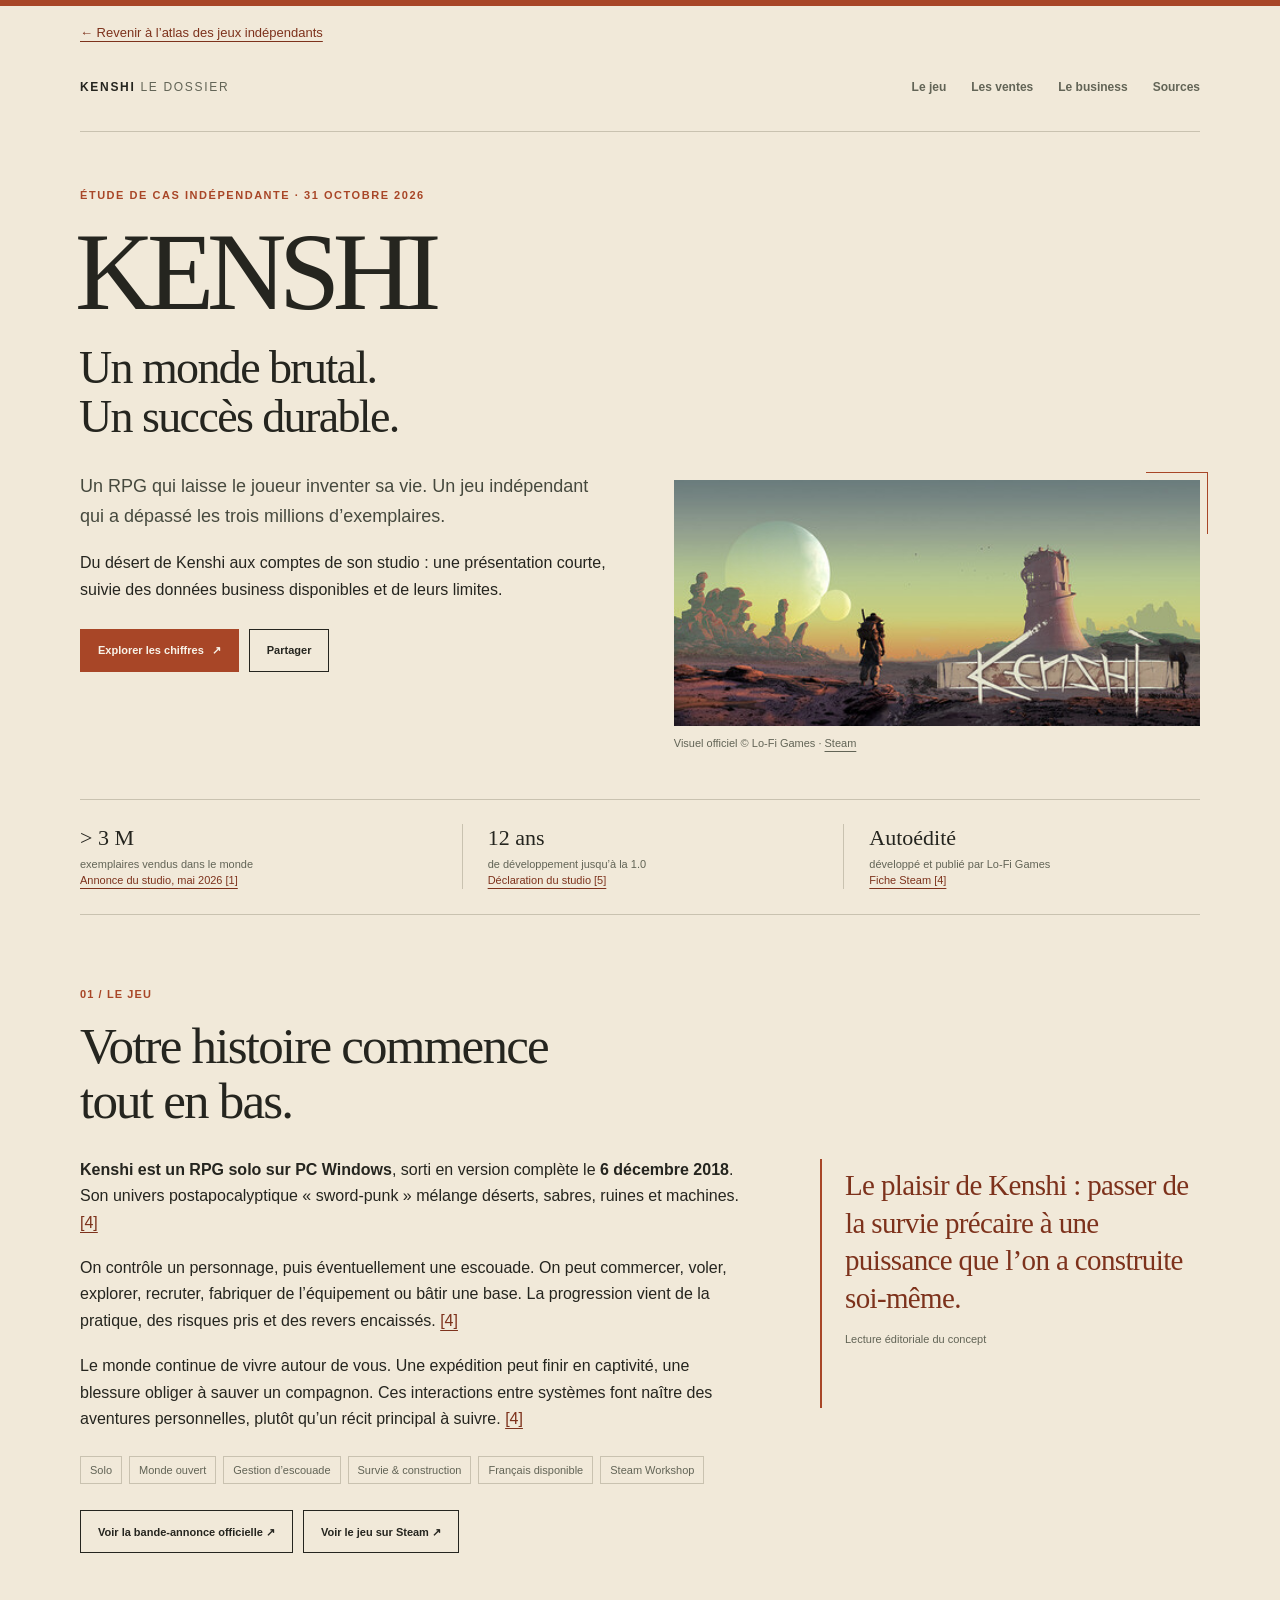
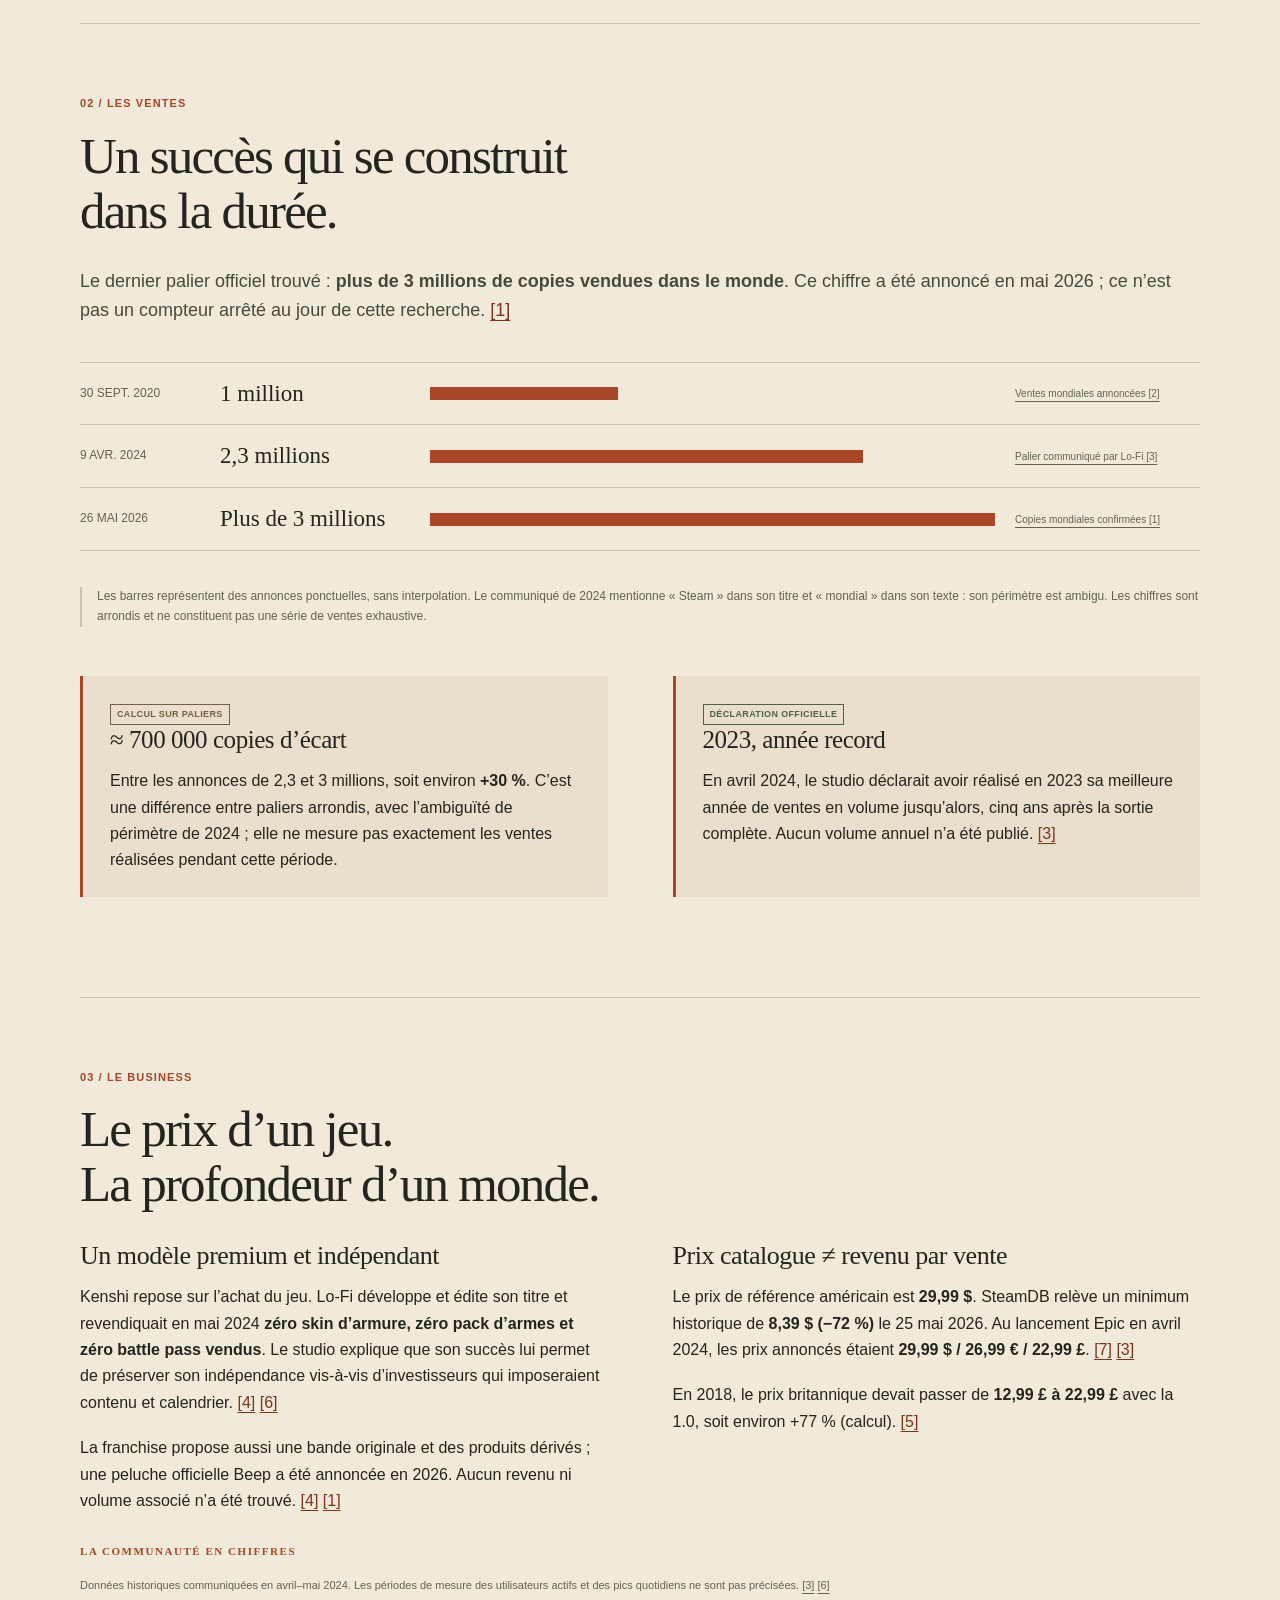
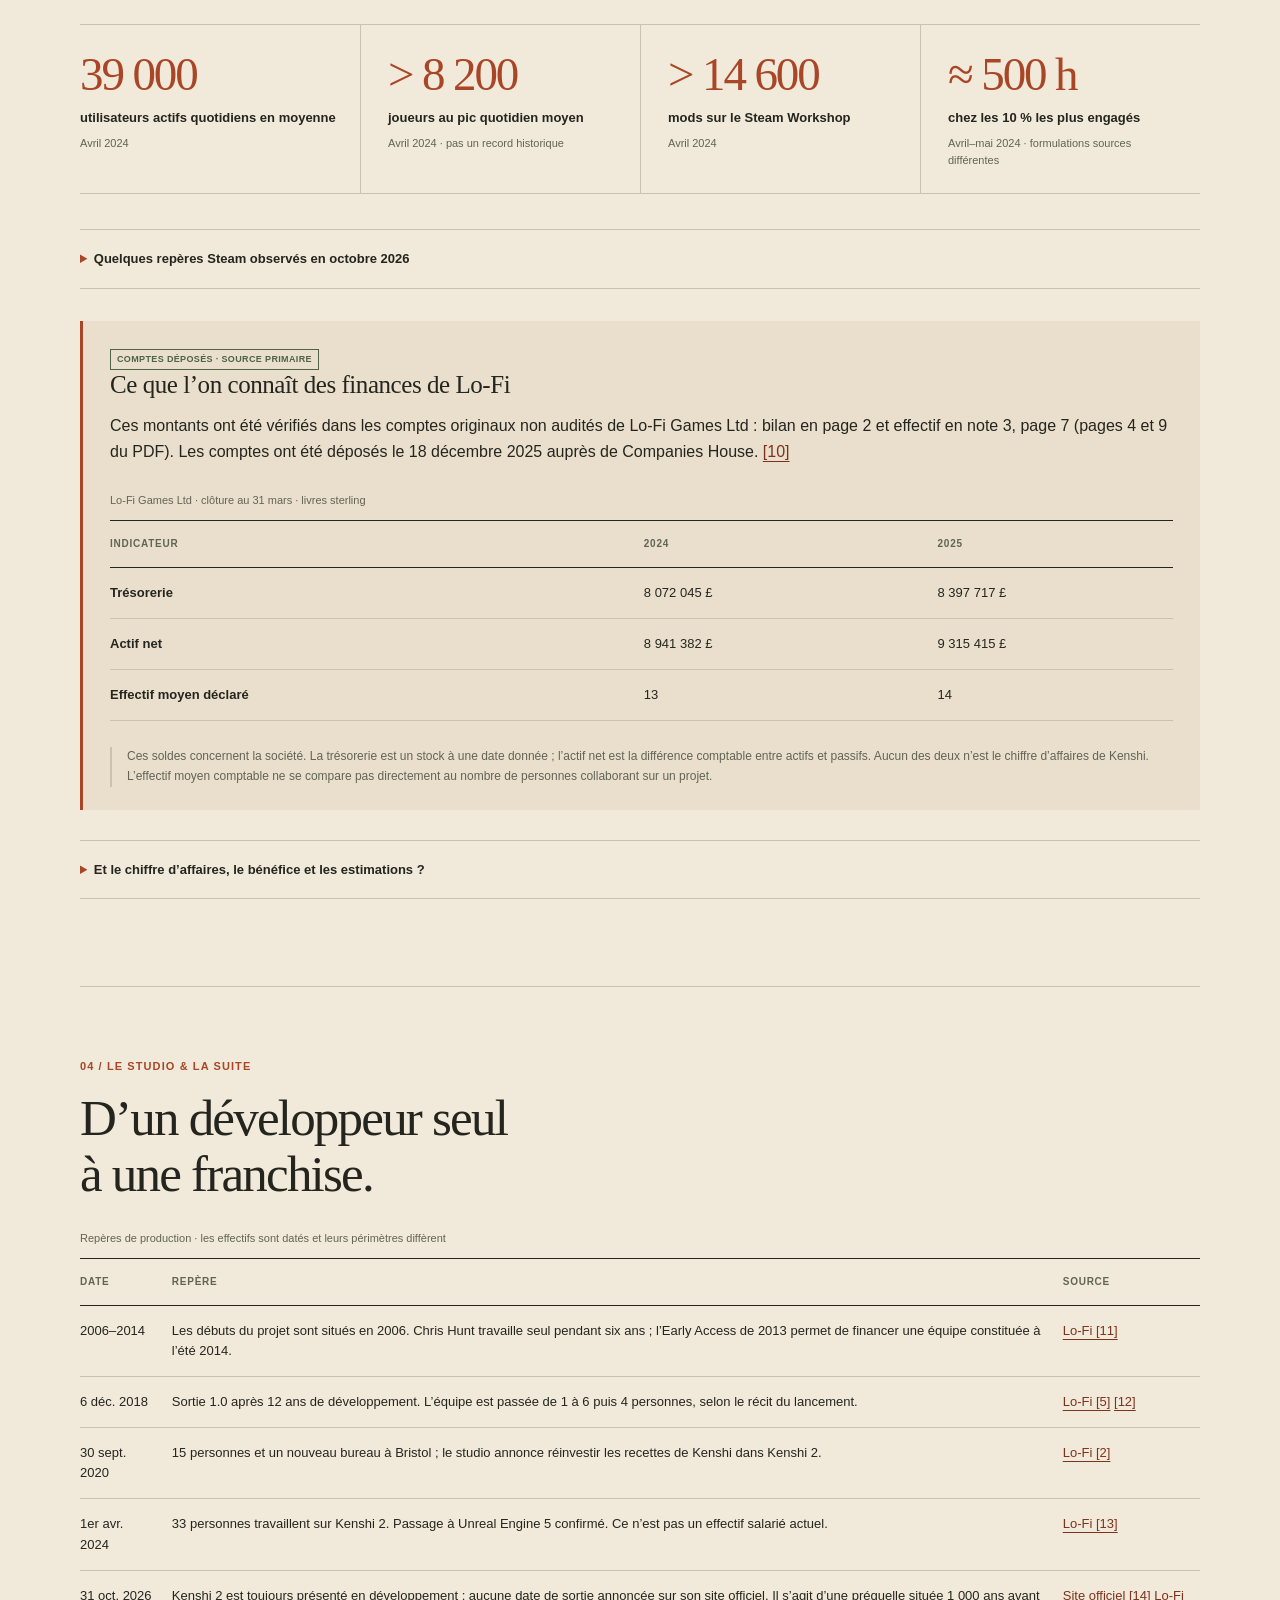
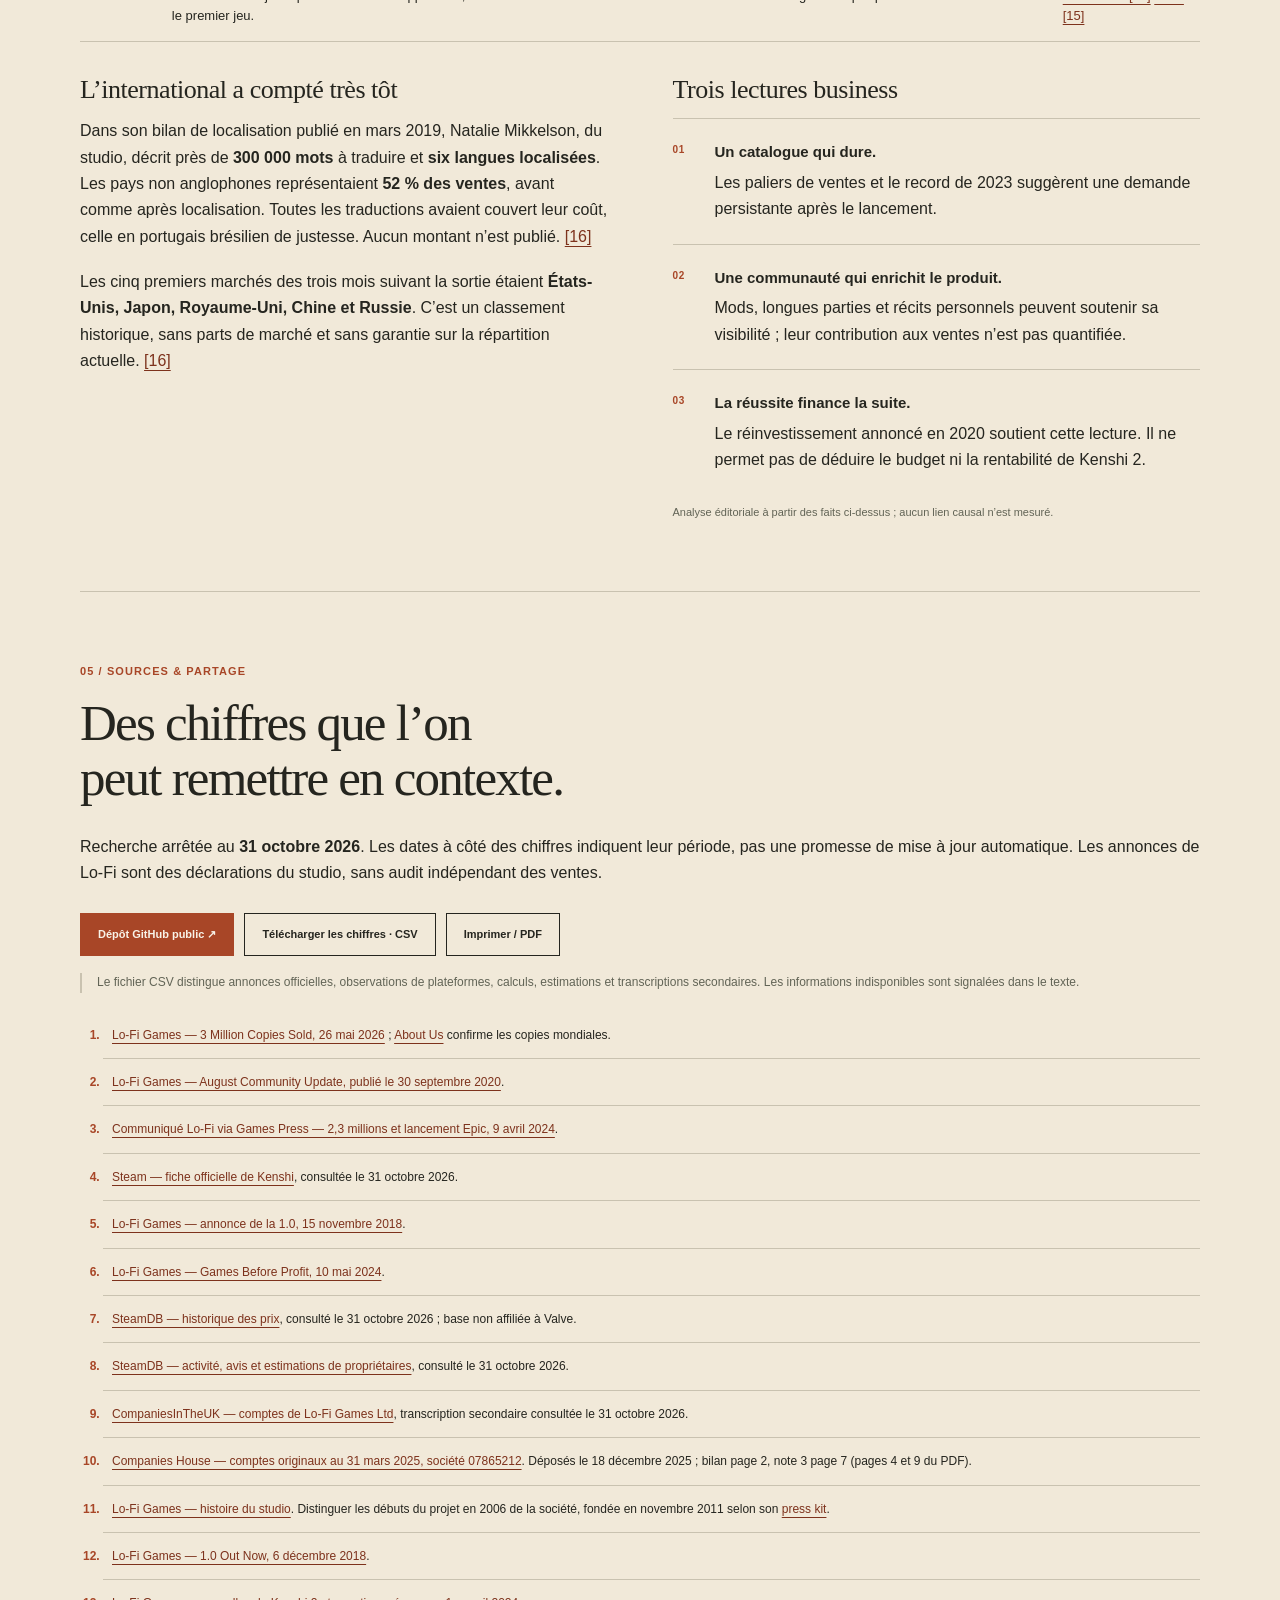
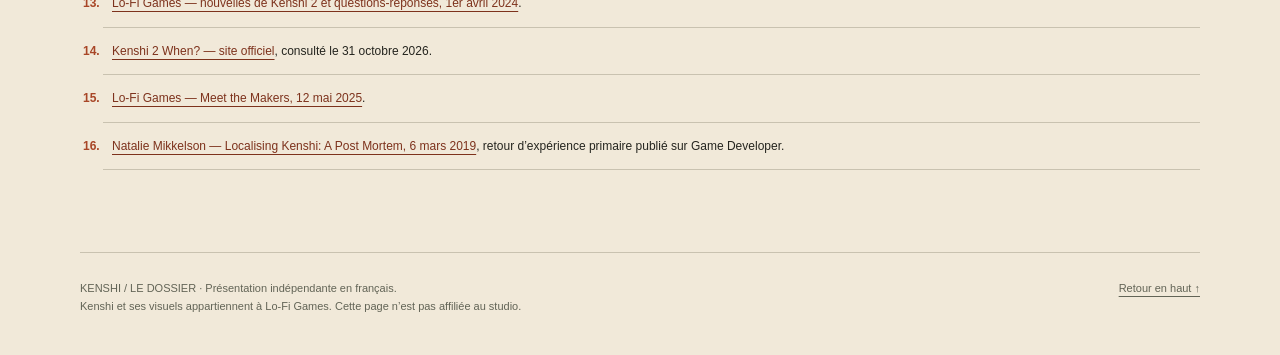
<file: kenshi/index.html>
<!doctype html>
<html lang="fr">
<head>
  <meta charset="utf-8">
  <meta name="viewport" content="width=device-width, initial-scale=1">
  <title>Kenshi — Le jeu, les ventes & le business</title>
  <meta name="description" content="Une présentation de Kenshi en français : gameplay, plus de 3 millions de ventes, modèle économique, studio et chiffres sourcés. Recherche au 31 octobre 2026.">
  <meta name="theme-color" content="#f1e9d9">
  <meta property="og:type" content="article">
  <meta property="og:title" content="Kenshi — Un monde brutal. Un succès durable.">
  <meta property="og:description" content="Le jeu, plus de 3 millions d’exemplaires vendus, le modèle économique et les chiffres de Lo-Fi Games. Une présentation en français, sourcée.">
  <meta property="og:image" content="https://shared.fastly.steamstatic.com/store_item_assets/steam/apps/233860/fa72ac8a032fd876780cd5b554e4c03b4976ef74/header.jpg?t=1779293333">
  <meta property="og:url" content="https://livazz.github.io/kenshi-business-brief/kenshi/">
  <link rel="stylesheet" href="style.css">
  <script src="script.js" defer></script>
</head>
<body>
<a class="skip-link" href="#jeu">Aller au contenu</a>
<div class="wrap" style="padding-top:16px;font-size:13px"><a href="../">← Revenir à l’atlas des jeux indépendants</a></div><header class="topbar wrap">
  <a class="brand" href="#">KENSHI <span>LE DOSSIER</span></a>
  <nav class="nav" aria-label="Navigation principale">
    <a href="#jeu">Le jeu</a><a href="#ventes">Les ventes</a><a href="#business">Le business</a><a href="#sources">Sources</a>
  </nav>
</header>
<main>
  <section class="hero wrap" aria-labelledby="titre">
    <p class="eyebrow">ÉTUDE DE CAS INDÉPENDANTE · 31 OCTOBRE 2026</p>
    <h1 class="hero-title" id="titre">KENSHI<span>Un monde brutal.<br>Un succès durable.</span></h1>
    <div class="hero-grid">
      <div>
        <p class="lead">Un RPG qui laisse le joueur inventer sa vie. Un jeu indépendant qui a dépassé les trois millions d’exemplaires.</p>
        <p>Du désert de Kenshi aux comptes de son studio : une présentation courte, suivie des données business disponibles et de leurs limites.</p>
        <div class="actions"><a class="button primary" href="#ventes">Explorer les chiffres <span aria-hidden="true">↗</span></a><button class="button secondary" id="share">Partager</button></div>
        <p class="caption" id="share-status" role="status" aria-live="polite"></p>
      </div>
      <figure class="hero-media">
        <img src="kenshi-official.jpg" width="460" height="215" alt="Visuel officiel de Kenshi : guerrier solitaire au sabre dans un univers désertique.">
        <figcaption class="caption">Visuel officiel © Lo-Fi Games · <a href="https://store.steampowered.com/app/233860/Kenshi/">Steam</a></figcaption>
      </figure>
    </div>
    <div class="hero-facts">
      <div class="fact"><strong>&gt; 3 M</strong><span>exemplaires vendus dans le monde<br><a href="#s1">Annonce du studio, mai 2026 [1]</a></span></div>
      <div class="fact"><strong>12 ans</strong><span>de développement jusqu’à la 1.0<br><a href="#s5">Déclaration du studio [5]</a></span></div>
      <div class="fact"><strong>Autoédité</strong><span>développé et publié par Lo-Fi Games<br><a href="#s4">Fiche Steam [4]</a></span></div>
    </div>
  </section>

  <section class="section wrap" id="jeu" aria-labelledby="jeu-titre">
    <div class="section-head"><span class="section-number">01 / LE JEU</span><h2 id="jeu-titre">Votre histoire commence<br>tout en bas.</h2></div>
    <div class="intro-grid">
      <div class="prose">
        <p><strong>Kenshi est un RPG solo sur PC Windows</strong>, sorti en version complète le <strong>6 décembre 2018</strong>. Son univers postapocalyptique « sword-punk » mélange déserts, sabres, ruines et machines. <a href="#s4">[4]</a></p>
        <p>On contrôle un personnage, puis éventuellement une escouade. On peut commercer, voler, explorer, recruter, fabriquer de l’équipement ou bâtir une base. La progression vient de la pratique, des risques pris et des revers encaissés. <a href="#s4">[4]</a></p>
        <p>Le monde continue de vivre autour de vous. Une expédition peut finir en captivité, une blessure obliger à sauver un compagnon. Ces interactions entre systèmes font naître des aventures personnelles, plutôt qu’un récit principal à suivre. <a href="#s4">[4]</a></p>
      </div>
      <aside class="quote"><p>Le plaisir de Kenshi : passer de la survie précaire à une puissance que l’on a construite soi-même.</p><span>Lecture éditoriale du concept</span></aside>
    </div>
    <ul class="tag-list" aria-label="Repères du jeu"><li>Solo</li><li>Monde ouvert</li><li>Gestion d’escouade</li><li>Survie & construction</li><li>Français disponible</li><li>Steam Workshop</li></ul>
    <div class="actions"><a class="button secondary" href="https://www.youtube.com/watch?v=bxD5rxWlz9A">Voir la bande-annonce officielle ↗</a><a class="button secondary" href="https://store.steampowered.com/app/233860/Kenshi/">Voir le jeu sur Steam ↗</a></div>
  </section>

  <section class="section wrap" id="ventes" aria-labelledby="ventes-titre">
    <div class="section-head"><span class="section-number">02 / LES VENTES</span><h2 id="ventes-titre">Un succès qui se construit<br>dans la durée.</h2></div>
    <p class="lead">Le dernier palier officiel trouvé : <strong>plus de 3 millions de copies vendues dans le monde</strong>. Ce chiffre a été annoncé en mai 2026 ; ce n’est pas un compteur arrêté au jour de cette recherche. <a href="#s1">[1]</a></p>
    <div class="timeline" role="img" aria-label="Paliers de ventes annoncés : 1 million le 30 septembre 2020, 2,3 millions le 9 avril 2024, plus de 3 millions le 26 mai 2026. La longueur des barres représente le palier annoncé.">
      <div class="milestone"><span class="date">30 SEPT. 2020</span><span class="amount">1 million</span><div class="bar" style="--size:33.33%"></div><a href="#s2">Ventes mondiales annoncées [2]</a></div>
      <div class="milestone"><span class="date">9 AVR. 2024</span><span class="amount">2,3 millions</span><div class="bar" style="--size:76.67%"></div><a href="#s3">Palier communiqué par Lo-Fi [3]</a></div>
      <div class="milestone"><span class="date">26 MAI 2026</span><span class="amount">Plus de 3 millions</span><div class="bar" style="--size:100%"></div><a href="#s1">Copies mondiales confirmées [1]</a></div>
    </div>
    <p class="note">Les barres représentent des annonces ponctuelles, sans interpolation. Le communiqué de 2024 mentionne « Steam » dans son titre et « mondial » dans son texte : son périmètre est ambigu. Les chiffres sont arrondis et ne constituent pas une série de ventes exhaustive.</p>
    <div class="split">
      <div class="callout"><span class="badge derived">Calcul sur paliers</span><h3>≈ 700 000 copies d’écart</h3><p>Entre les annonces de 2,3 et 3 millions, soit environ <strong>+30 %</strong>. C’est une différence entre paliers arrondis, avec l’ambiguïté de périmètre de 2024 ; elle ne mesure pas exactement les ventes réalisées pendant cette période.</p></div>
      <div class="callout"><span class="badge official">Déclaration officielle</span><h3>2023, année record</h3><p>En avril 2024, le studio déclarait avoir réalisé en 2023 sa meilleure année de ventes en volume jusqu’alors, cinq ans après la sortie complète. Aucun volume annuel n’a été publié. <a href="#s3">[3]</a></p></div>
    </div>
  </section>

  <section class="section wrap" id="business" aria-labelledby="business-titre">
    <div class="section-head"><span class="section-number">03 / LE BUSINESS</span><h2 id="business-titre">Le prix d’un jeu.<br>La profondeur d’un monde.</h2></div>
    <div class="split">
      <div class="prose"><h3>Un modèle premium et indépendant</h3><p>Kenshi repose sur l’achat du jeu. Lo-Fi développe et édite son titre et revendiquait en mai 2024 <strong>zéro skin d’armure, zéro pack d’armes et zéro battle pass vendus</strong>. Le studio explique que son succès lui permet de préserver son indépendance vis-à-vis d’investisseurs qui imposeraient contenu et calendrier. <a href="#s4">[4]</a> <a href="#s6">[6]</a></p><p>La franchise propose aussi une bande originale et des produits dérivés ; une peluche officielle Beep a été annoncée en 2026. Aucun revenu ni volume associé n’a été trouvé. <a href="#s4">[4]</a> <a href="#s1">[1]</a></p></div>
      <div class="prose"><h3>Prix catalogue ≠ revenu par vente</h3><p>Le prix de référence américain est <strong>29,99 $</strong>. SteamDB relève un minimum historique de <strong>8,39 $ (−72 %)</strong> le 25 mai 2026. Au lancement Epic en avril 2024, les prix annoncés étaient <strong>29,99 $ / 26,99 € / 22,99 £</strong>. <a href="#s7">[7]</a> <a href="#s3">[3]</a></p><p>En 2018, le prix britannique devait passer de <strong>12,99 £ à 22,99 £</strong> avec la 1.0, soit environ +77 % (calcul). <a href="#s5">[5]</a></p></div>
    </div>
    <h3 class="kicker">La communauté en chiffres</h3>
    <p class="caption">Données historiques communiquées en avril–mai 2024. Les périodes de mesure des utilisateurs actifs et des pics quotidiens ne sont pas précisées. <a href="#s3">[3]</a> <a href="#s6">[6]</a></p>
    <div class="stats-grid">
      <div class="stat"><strong>39 000</strong><span>utilisateurs actifs quotidiens en moyenne</span><small>Avril 2024</small></div>
      <div class="stat"><strong>&gt; 8 200</strong><span>joueurs au pic quotidien moyen</span><small>Avril 2024 · pas un record historique</small></div>
      <div class="stat"><strong>&gt; 14 600</strong><span>mods sur le Steam Workshop</span><small>Avril 2024</small></div>
      <div class="stat"><strong>≈ 500 h</strong><span>chez les 10 % les plus engagés</span><small>Avril–mai 2024 · formulations sources différentes</small></div>
    </div>
    <details><summary>Quelques repères Steam observés en octobre 2026</summary><p>SteamDB affiche environ <strong>117 000 avis</strong>, <strong>95,6 % d’avis positifs</strong>, environ <strong>306 000 abonnés</strong> et un record de <strong>11 654 joueurs simultanés le 18 mai 2025</strong>. Ces observations sont distinctes des ventes. Le score pondéré SteamDB (94,24 %) n’est pas le pourcentage brut d’avis positifs. Les valeurs évoluent. <a href="#s8">[8]</a></p></details>

    <div class="callout" style="margin-top:2rem"><span class="badge official">Comptes déposés · source primaire</span><h3>Ce que l’on connaît des finances de Lo-Fi</h3><p>Ces montants ont été vérifiés dans les comptes originaux non audités de Lo-Fi Games Ltd : bilan en page 2 et effectif en note 3, page 7 (pages 4 et 9 du PDF). Les comptes ont été déposés le 18 décembre 2025 auprès de Companies House. <a href="#s10">[10]</a></p>
      <div class="table-wrap"><table><caption>Lo-Fi Games Ltd · clôture au 31 mars · livres sterling</caption><thead><tr><th scope="col">Indicateur</th><th scope="col">2024</th><th scope="col">2025</th></tr></thead><tbody><tr><th scope="row">Trésorerie</th><td>8 072 045 £</td><td>8 397 717 £</td></tr><tr><th scope="row">Actif net</th><td>8 941 382 £</td><td>9 315 415 £</td></tr><tr><th scope="row">Effectif moyen déclaré</th><td>13</td><td>14</td></tr></tbody></table></div>
      <p class="note">Ces soldes concernent la société. La trésorerie est un stock à une date donnée ; l’actif net est la différence comptable entre actifs et passifs. Aucun des deux n’est le chiffre d’affaires de Kenshi. L’effectif moyen comptable ne se compare pas directement au nombre de personnes collaborant sur un projet.</p>
    </div>
    <details><summary>Et le chiffre d’affaires, le bénéfice et les estimations ?</summary><p><strong>Aucun chiffre d’affaires cumulé officiel du jeu, budget total ou bénéfice fiable n’a été identifié dans les sources consultées.</strong> Les recettes moyennes par copie, les coûts marketing et les revenus des produits dérivés restent inconnus.</p><p>Les estimations de propriétaires Steam affichées par SteamDB divergent : environ <strong>1,89 M (VG Insights)</strong>, <strong>4,13 M (Gamalytic)</strong> et <strong>4,91 M (PlayTracker)</strong> au moment de la recherche. Ce sont des modèles tiers, avec des périmètres et méthodes différents ; des propriétaires estimés ne sont pas des ventes officielles. <a href="#s8">[8]</a></p><p>Ces divergences empêchent de retenir un chiffre de revenus solide. Multiplier 3 millions par 29,99 $ ignorerait les promotions, prix régionaux, remboursements, taxes et commissions : ce calcul n’est donc pas présenté comme une recette réalisée.</p></details>
  </section>

  <section class="section wrap" id="studio" aria-labelledby="studio-titre">
    <div class="section-head"><span class="section-number">04 / LE STUDIO & LA SUITE</span><h2 id="studio-titre">D’un développeur seul<br>à une franchise.</h2></div>
    <div class="table-wrap"><table><caption>Repères de production · les effectifs sont datés et leurs périmètres diffèrent</caption><thead><tr><th scope="col">Date</th><th scope="col">Repère</th><th scope="col">Source</th></tr></thead><tbody>
      <tr><td>2006–2014</td><td>Les débuts du projet sont situés en 2006. Chris Hunt travaille seul pendant six ans ; l’Early Access de 2013 permet de financer une équipe constituée à l’été 2014.</td><td><a href="#s11">Lo-Fi [11]</a></td></tr>
      <tr><td>6 déc. 2018</td><td>Sortie 1.0 après 12 ans de développement. L’équipe est passée de 1 à 6 puis 4 personnes, selon le récit du lancement.</td><td><a href="#s5">Lo-Fi [5]</a> <a href="#s12">[12]</a></td></tr>
      <tr><td>30 sept. 2020</td><td>15 personnes et un nouveau bureau à Bristol ; le studio annonce réinvestir les recettes de Kenshi dans Kenshi 2.</td><td><a href="#s2">Lo-Fi [2]</a></td></tr>
      <tr><td>1er avr. 2024</td><td>33 personnes travaillent sur Kenshi 2. Passage à Unreal Engine 5 confirmé. Ce n’est pas un effectif salarié actuel.</td><td><a href="#s13">Lo-Fi [13]</a></td></tr>
      <tr><td>31 oct. 2026</td><td>Kenshi 2 est toujours présenté en développement ; aucune date de sortie annoncée sur son site officiel. Il s’agit d’une préquelle située 1 000 ans avant le premier jeu.</td><td><a href="#s14">Site officiel [14]</a> <a href="#s15">Lo-Fi [15]</a></td></tr>
    </tbody></table></div>
    <div class="split" style="margin-top:2rem">
      <div class="prose"><h3>L’international a compté très tôt</h3><p>Dans son bilan de localisation publié en mars 2019, Natalie Mikkelson, du studio, décrit près de <strong>300 000 mots</strong> à traduire et <strong>six langues localisées</strong>. Les pays non anglophones représentaient <strong>52 % des ventes</strong>, avant comme après localisation. Toutes les traductions avaient couvert leur coût, celle en portugais brésilien de justesse. Aucun montant n’est publié. <a href="#s16">[16]</a></p><p>Les cinq premiers marchés des trois mois suivant la sortie étaient <strong>États-Unis, Japon, Royaume-Uni, Chine et Russie</strong>. C’est un classement historique, sans parts de marché et sans garantie sur la répartition actuelle. <a href="#s16">[16]</a></p></div>
      <div class="prose"><h3>Trois lectures business</h3><ol class="analysis-list"><li><strong>Un catalogue qui dure.</strong> Les paliers de ventes et le record de 2023 suggèrent une demande persistante après le lancement.</li><li><strong>Une communauté qui enrichit le produit.</strong> Mods, longues parties et récits personnels peuvent soutenir sa visibilité ; leur contribution aux ventes n’est pas quantifiée.</li><li><strong>La réussite finance la suite.</strong> Le réinvestissement annoncé en 2020 soutient cette lecture. Il ne permet pas de déduire le budget ni la rentabilité de Kenshi 2.</li></ol><p class="caption">Analyse éditoriale à partir des faits ci-dessus ; aucun lien causal n’est mesuré.</p></div>
    </div>
  </section>

  <section class="section wrap" id="sources" aria-labelledby="sources-titre">
    <div class="section-head"><span class="section-number">05 / SOURCES & PARTAGE</span><h2 id="sources-titre">Des chiffres que l’on<br>peut remettre en contexte.</h2></div>
    <p>Recherche arrêtée au <strong>31 octobre 2026</strong>. Les dates à côté des chiffres indiquent leur période, pas une promesse de mise à jour automatique. Les annonces de Lo-Fi sont des déclarations du studio, sans audit indépendant des ventes.</p>
    <div class="actions"><a class="button primary" href="https://github.com/livazz/kenshi-business-brief">Dépôt GitHub public ↗</a><a class="button secondary" href="chiffres.csv" download>Télécharger les chiffres · CSV</a><button class="button secondary" id="print">Imprimer / PDF</button></div>
    <p class="note">Le fichier CSV distingue annonces officielles, observations de plateformes, calculs, estimations et transcriptions secondaires. Les informations indisponibles sont signalées dans le texte.</p>
    <ol class="sources">
      <li id="s1"><a href="https://lofigames.com/community-update-3-million-copies-sold/">Lo-Fi Games — 3 Million Copies Sold, 26 mai 2026</a> ; <a href="https://lofigames.com/about/about-us/">About Us</a> confirme les copies mondiales.</li>
      <li id="s2"><a href="https://lofigames.com/august-community-update/">Lo-Fi Games — August Community Update, publié le 30 septembre 2020</a>.</li>
      <li id="s3"><a href="https://www.gamespress.com/Lo-Fi-Games-announces-indie-favourite-Kenshi-has-now-shipped-more-than">Communiqué Lo-Fi via Games Press — 2,3 millions et lancement Epic, 9 avril 2024</a>.</li>
      <li id="s4"><a href="https://store.steampowered.com/app/233860/Kenshi/">Steam — fiche officielle de Kenshi</a>, consultée le 31 octobre 2026.</li>
      <li id="s5"><a href="https://lofigames.com/blog-27-version-1-0-release-date/">Lo-Fi Games — annonce de la 1.0, 15 novembre 2018</a>.</li>
      <li id="s6"><a href="https://lofigames.com/games-before-profit/">Lo-Fi Games — Games Before Profit, 10 mai 2024</a>.</li>
      <li id="s7"><a href="https://steamdb.info/app/233860/">SteamDB — historique des prix</a>, consulté le 31 octobre 2026 ; base non affiliée à Valve.</li>
      <li id="s8"><a href="https://steamdb.info/app/233860/charts/">SteamDB — activité, avis et estimations de propriétaires</a>, consulté le 31 octobre 2026.</li>
      <li id="s9"><a href="https://www.companiesintheuk.co.uk/company/lo-fi-games/financial">CompaniesInTheUK — comptes de Lo-Fi Games Ltd</a>, transcription secondaire consultée le 31 octobre 2026.</li>
      <li id="s10"><a href="https://find-and-update.company-information.service.gov.uk/company/07865212/filing-history/MzQ5NTEzNTE0MWFkaXF6a2N4/document?download=1&amp;format=pdf">Companies House — comptes originaux au 31 mars 2025, société 07865212</a>. Déposés le 18 décembre 2025 ; bilan page 2, note 3 page 7 (pages 4 et 9 du PDF).</li>
      <li id="s11"><a href="https://lofigames.com/about/about-us/">Lo-Fi Games — histoire du studio</a>. Distinguer les débuts du projet en 2006 de la société, fondée en novembre 2011 selon son <a href="https://lofigames.com/press/">press kit</a>.</li>
      <li id="s12"><a href="https://lofigames.com/1-0-out-now/">Lo-Fi Games — 1.0 Out Now, 6 décembre 2018</a>.</li>
      <li id="s13"><a href="https://lofigames.com/kenshi-free-camera-mode-unreal-kenshi-2-news-qa-plus-a-brand-new-screenshot/">Lo-Fi Games — nouvelles de Kenshi 2 et questions-réponses, 1er avril 2024</a>.</li>
      <li id="s14"><a href="https://kenshi2when.com/">Kenshi 2 When? — site officiel</a>, consulté le 31 octobre 2026.</li>
      <li id="s15"><a href="https://lofigames.com/community-update-kenshi-meet-the-makers-video/">Lo-Fi Games — Meet the Makers, 12 mai 2025</a>.</li>
      <li id="s16"><a href="https://www.gamedeveloper.com/business/localising-kenshi-a-post-mortem">Natalie Mikkelson — Localising Kenshi: A Post Mortem, 6 mars 2019</a>, retour d’expérience primaire publié sur Game Developer.</li>
    </ol>
  </section>
</main>
<footer class="footer wrap"><p>KENSHI / LE DOSSIER · Présentation indépendante en français.<br>Kenshi et ses visuels appartiennent à Lo-Fi Games. Cette page n’est pas affiliée au studio.</p><a href="#titre">Retour en haut ↑</a></footer>
</body>
</html>
</file>
<file: atlas.css>
:root{--paper:#f3eee2;--ink:#25271f;--muted:#626757;--line:#d1cab9;--orange:#a34526;--green:#52674c;--light:#fbf8f0;--serif:Georgia,'Times New Roman',serif;--sans:-apple-system,BlinkMacSystemFont,'Segoe UI',sans-serif}*{box-sizing:border-box}html{scroll-behavior:smooth;scroll-padding-top:24px}body{margin:0;background:var(--paper);color:var(--ink);font:16px/1.65 var(--sans);-webkit-font-smoothing:antialiased}body:before{content:'';display:block;height:6px;background:var(--orange)}a{color:#7d321c;text-underline-offset:4px}a:hover{color:var(--orange)}a:focus-visible,button:focus-visible,input:focus-visible,select:focus-visible,summary:focus-visible{outline:3px solid var(--orange);outline-offset:4px}button,input,select{font:inherit}button{cursor:pointer}img{display:block;max-width:100%}h1,h2,h3,p{margin-top:0}h1,h2,h3{font-weight:400;line-height:1.08;text-wrap:balance}h2{font:42px/1.12 var(--serif);letter-spacing:-.03em}h3{font:29px/1.15 var(--serif);letter-spacing:-.025em;margin-bottom:10px}.wrap{width:min(1180px,calc(100% - 64px));margin:auto}.skip{position:absolute;left:24px;top:-80px;background:var(--ink);color:white;padding:10px;z-index:10}.skip:focus{top:12px}.top{display:flex;align-items:center;justify-content:space-between;gap:20px;min-height:85px;border-bottom:1px solid var(--line)}.brand{text-decoration:none;color:var(--ink);font-size:12px;font-weight:750;letter-spacing:.13em}.nav{display:flex;gap:25px;font-size:12px}.nav a{color:var(--muted);text-decoration:none}.hero{padding:62px 0 35px}.eyebrow{color:var(--orange);font-size:11px;font-weight:750;letter-spacing:.15em;text-transform:uppercase;margin-bottom:19px}.hero h1{max-width:950px;font:clamp(56px,7.7vw,96px)/.99 var(--serif);letter-spacing:-.055em;margin-bottom:28px}.hero h1 em{font-style:normal;color:var(--orange)}.hero-grid{display:grid;grid-template-columns:1.2fr 1fr;gap:65px;align-items:center}.lead{font-size:20px;line-height:1.6;max-width:680px;color:#464b3d}.caption{font-size:12px;line-height:1.6;color:var(--muted)}.actions{display:flex;flex-wrap:wrap;gap:10px;align-items:center}.button{display:inline-flex;align-items:center;justify-content:center;gap:8px;text-decoration:none;border:1px solid var(--ink);background:transparent;color:var(--ink);font-size:12px;font-weight:650;line-height:1.4;padding:12px 18px;min-height:43px}.button:hover,.button[aria-pressed=true]{background:var(--ink);color:var(--light)}.primary{background:var(--orange);border-color:var(--orange);color:white}.primary:hover{background:#7d321c}.mosaic{display:grid;grid-template-columns:1fr 1fr;gap:9px;transform:rotate(-2deg);padding:10px}.mosaic figure{margin:0;background:var(--ink);color:var(--light);padding:5px;box-shadow:0 4px 12px #25271f15}.mosaic figure:first-child{grid-column:1/-1;width:85%;justify-self:center}.mosaic img{width:100%;aspect-ratio:460/215;object-fit:cover}.mosaic figcaption{display:flex;justify-content:space-between;gap:12px;padding:7px 7px 3px;font-size:11px}.hero-stats{display:grid;grid-template-columns:repeat(3,1fr);border-block:1px solid var(--line);margin-top:42px;padding:22px 0;gap:24px}.hero-stats div+div{border-left:1px solid var(--line);padding-left:30px}.hero-stats strong{display:block;font:36px/1.2 var(--serif);letter-spacing:-.04em}.hero-stats span{font-size:12px;color:var(--muted)}.section{padding-block:55px;border-bottom:1px solid var(--line)}.section-head{display:flex;justify-content:space-between;align-items:end;gap:25px;margin-bottom:27px}.section-head h2{margin-bottom:0}.section-head p{max-width:500px;margin-bottom:0}.patterns{display:grid;grid-template-columns:repeat(3,1fr);gap:34px 40px}.pattern{border-top:2px solid var(--ink);padding-top:18px}.pattern .n{font-size:10px;color:var(--orange);letter-spacing:.13em;font-weight:750}.pattern h3{font-size:24px;margin-top:12px}.pattern p{font-size:14px}.pattern small{display:block;color:var(--muted);font-size:11px}.pattern a{font-size:12px}.note{border-left:2px solid var(--line);padding-left:16px;font-size:12px;color:var(--muted);margin-top:25px}.controls{background:var(--light);border:1px solid var(--line);padding:21px;margin-bottom:25px}.filter-grid{display:grid;grid-template-columns:1.5fr 1fr 1fr;gap:16px}.filter-grid label{display:block;font-size:11px;font-weight:750;letter-spacing:.04em}.filter-grid input,.filter-grid select{display:block;width:100%;margin-top:7px;min-height:43px;border:1px solid var(--line);border-radius:0;background:white;color:var(--ink);padding:9px 12px;font-size:13px}.toolbar{display:flex;flex-wrap:wrap;align-items:center;justify-content:space-between;gap:15px;margin-top:18px}.toolbar .button{padding:8px 12px;min-height:36px;font-size:11px}.toolbar p{margin:0;font-size:12px;color:var(--muted)}.games{display:grid;grid-template-columns:repeat(3,minmax(0,1fr));gap:25px;align-items:start}.game{border:1px solid var(--line);background:var(--light);scroll-margin-top:26px;min-width:0}.game:target{outline:3px solid var(--orange);outline-offset:4px}.game-image{width:100%;aspect-ratio:460/215;object-fit:cover;background:#353a2e}.no-image{display:flex;justify-content:center;align-items:center;aspect-ratio:460/215;background:linear-gradient(135deg,#475d3d,#71734f);color:#efece2;font:34px var(--serif);letter-spacing:-.03em}.game-body{padding:21px 22px 24px}.overline{display:flex;justify-content:space-between;gap:8px;color:var(--muted);font-size:10px;letter-spacing:.04em;margin-bottom:11px}.badge{display:inline-block;font-size:9px;line-height:1.45;font-weight:700;letter-spacing:.035em;text-transform:uppercase;border:1px solid currentColor;padding:3px 6px;color:var(--green)}.badge.warning{color:#8b602a}.badge.neutral{color:var(--muted)}.pitch{font-size:13px;min-height:43px;color:#505749;margin-bottom:17px}.metric{padding:14px 0;border-block:1px solid var(--line);margin-bottom:14px}.metric strong{display:block;color:var(--orange);font:27px/1.15 var(--serif);letter-spacing:-.03em}.metric .date{display:block;font-size:11px;color:var(--muted);margin:6px 0}.metric .badge{margin-top:4px}.steam{display:flex;align-items:center;gap:12px;font-size:11px;line-height:1.5;margin-bottom:14px}.steam strong{font:22px var(--serif);color:var(--green);white-space:nowrap}.steam a{color:var(--muted)}.team{font-size:12px;margin-bottom:14px;line-height:1.6}.team strong{font-weight:650}.themes{margin:0 0 16px;padding-left:18px;font-size:13px;line-height:1.55}.themes li+li{margin-top:7px}.game details{border-top:1px solid var(--line);font-size:12px}.game summary{padding:13px 0 0;font-size:12px;font-weight:700;cursor:pointer;color:#7d321c}.game details[open] summary{margin-bottom:17px}.game details h4{font-size:11px;text-transform:uppercase;letter-spacing:.06em;margin:19px 0 6px}.game details p{margin-bottom:12px}.game details ul{padding-left:18px}.game details a{overflow-wrap:anywhere}.source-links{font-size:11px;line-height:1.8}.caveat{padding:10px 12px;background:#eee6d8;font-size:11px}.permalink{display:block;margin-top:18px;font-size:11px}.table-wrap{overflow:auto}table{width:100%;border-collapse:collapse;font-size:12px;text-align:left}th,td{vertical-align:top;padding:15px 14px;border-bottom:1px solid var(--line)}thead th{border-block:1px solid var(--ink);font-size:10px;text-transform:uppercase;letter-spacing:.04em}.table-title{font:21px var(--serif);text-decoration:none;color:var(--ink)}.table-date{display:block;font-size:10px;color:var(--muted);margin-top:5px}.method-grid{display:grid;grid-template-columns:1fr 1fr;gap:50px}.method-grid h3{font-size:25px}.method-grid p,.method-grid li{font-size:14px}.download{margin-top:30px}.empty{padding:35px;font-family:var(--serif);font-size:25px;border:1px solid var(--line)}[hidden]{display:none!important}.footer{padding-block:30px;display:flex;justify-content:space-between;gap:30px;color:var(--muted);font-size:11px}.footer p{margin:0;max-width:700px}.only-print{display:none}.all-open{margin-top:12px}
.mosaic img,.game-image{height:auto}
@media(min-width:1500px){.wrap{width:1220px}.games{gap:30px}}
@media(max-width:1000px){.games{grid-template-columns:repeat(2,minmax(0,1fr))}.hero-grid{gap:35px}.patterns{gap:25px}.filter-grid{grid-template-columns:1fr 1fr}.filter-grid label:first-child{grid-column:1/-1}}
@media(max-width:700px){.wrap{width:calc(100% - 36px)}.top{display:block;padding-block:20px}.nav{margin-top:14px;gap:19px;font-size:11px}.hero{padding-top:35px}.hero h1{font-size:57px}.hero-grid{grid-template-columns:1fr;gap:20px}.mosaic{max-width:430px;margin:0 auto}.lead{font-size:18px}.hero-stats{gap:12px}.hero-stats strong{font-size:29px}.hero-stats div+div{padding-left:15px}.hero-stats span{font-size:10px}.section{padding-block:36px}.section-head{display:block}.section-head p{margin-top:18px}h2{font-size:35px}.patterns{grid-template-columns:1fr 1fr}.pattern h3{font-size:22px}.games{grid-template-columns:1fr}.filter-grid{grid-template-columns:1fr}.filter-grid label:first-child{grid-column:auto}.controls{padding:16px}.method-grid{grid-template-columns:1fr;gap:15px}.game h3{font-size:31px}.pitch{min-height:0}.footer{display:block}.footer>a{display:block;margin-top:18px}}
@media(max-width:420px){.hero h1{font-size:48px}.patterns{grid-template-columns:1fr}.game-body{padding:20px}.nav{flex-wrap:wrap}.hero-stats strong{font-size:26px}.hero-stats div+div{padding-left:10px}}
@media(prefers-reduced-motion:reduce){html{scroll-behavior:auto}}
@media print{@page{size:A4;margin:14mm}body{background:white;font-size:11px}body:before,.nav,.controls,.mosaic,.actions,.download,.permalink,.all-open,.skip{display:none!important}.wrap{width:100%}.hero{padding:15px 0}.hero h1{font-size:44px}.hero-grid,.method-grid{display:block}.hero-stats{margin-top:15px}.section{padding:24px 0}.section-head{display:block}h2{font-size:28px}.patterns{grid-template-columns:1fr 1fr}.games{display:block}.game{break-inside:avoid;page-break-inside:avoid;background:white;display:block;margin-bottom:22px}.game-image,.no-image{display:none}.game-body{padding:14px}.metric strong{font-size:23px}.game details{display:block}details>summary{display:none}.game details>*{display:revert}.themes{font-size:12px}.pitch{min-height:0}.only-print{display:block}a{color:inherit}a[href^='http']:after{content:' [' attr(href) ']';font-size:8px;overflow-wrap:anywhere}.hero-stats span,.caption{font-size:10px}.footer{display:block}.badge{font-size:8px}}
</file>
<file: kenshi/style.css>
/* Kenshi — dossier de jeu & repères business. No external dependencies. */
:root {
  color-scheme: light;
  --paper: #f1e9d9;
  --paper-light: #f8f3e9;
  --ink: #25251f;
  --muted: #626456;
  --accent: #a84627;
  --accent-dark: #7d321c;
  --sage: #68735b;
  --rule: #c9c2b0;
  --serif: Georgia, "Times New Roman", serif;
  --sans: -apple-system, BlinkMacSystemFont, "Segoe UI", sans-serif;
}

*, *::before, *::after { box-sizing: border-box; }
html { scroll-behavior: smooth; scroll-padding-top: 30px; }
body {
  margin: 0;
  background: var(--paper);
  color: var(--ink);
  font: 16px/1.65 var(--sans);
  -webkit-font-smoothing: antialiased;
  text-rendering: optimizeLegibility;
}
body::before {
  content: "";
  display: block;
  height: 6px;
  background: var(--accent);
}
::selection { color: var(--paper-light); background: var(--accent); }
a { color: var(--accent-dark); text-underline-offset: 4px; text-decoration-thickness: 1px; }
a:hover { color: var(--accent); }
a:focus-visible, button:focus-visible, summary:focus-visible {
  outline: 3px solid var(--accent);
  outline-offset: 5px;
  border-radius: 1px;
}
.skip-link { position: fixed; z-index: 100; top: 12px; left: 20px; padding: 10px 16px; transform: translateY(-200%); background: var(--ink); color: var(--paper-light); font-size: 13px; text-decoration: none; }
.skip-link:focus { transform: translateY(0); color: var(--paper-light); }
img { display: block; max-width: 100%; height: auto; }
button, input { font: inherit; }
button, summary { -webkit-tap-highlight-color: transparent; }
button { cursor: pointer; }
figure { margin: 0; }
h1, h2, h3, h4, p, ul, ol { margin-top: 0; }
h1, h2, h3, h4 { font-weight: 400; line-height: 1.12; text-wrap: balance; }
h2 { margin-bottom: 22px; font: 400 clamp(32px, 4.2vw, 51px)/1.08 var(--serif); letter-spacing: -.035em; }
h3 { margin: 29px 0 13px; font: 400 26px/1.2 var(--serif); letter-spacing: -.018em; }
h4 { margin-bottom: 9px; font-size: 17px; font-weight: 650; }
p { margin-bottom: 19px; }
strong { font-weight: 670; }
small { font-size: 12px; }
sup { padding-left: 2px; line-height: 0; font-size: .67em; }
ul, ol { padding-left: 23px; }
li { padding-left: 4px; }
li + li { margin-top: 8px; }
.wrap { width: min(1120px, calc(100% - 80px)); margin-inline: auto; }

.topbar {
  display: flex;
  justify-content: space-between;
  align-items: center;
  gap: 25px;
  min-height: 89px;
  border-bottom: 1px solid var(--rule);
}
.brand {
  color: var(--ink);
  font-size: 12px;
  font-weight: 750;
  letter-spacing: .14em;
  line-height: 1.5;
  text-decoration: none;
  text-transform: uppercase;
}
.brand span { color: var(--muted); font-weight: 450; }
.nav { display: flex; flex-wrap: wrap; align-items: center; gap: 25px; }
.nav a { color: var(--muted); font-size: 12px; font-weight: 550; text-decoration: none; }
.nav a:hover { color: var(--accent); }

.hero { padding-block: 55px 0; }
.eyebrow, .kicker {
  margin-bottom: 16px;
  color: var(--accent);
  font-size: 11px;
  font-weight: 750;
  letter-spacing: .14em;
  line-height: 1.6;
  text-transform: uppercase;
}
.hero-grid { display: grid; grid-template-columns: 1.02fr 1fr; align-items: start; gap: 57px; margin-top: 31px; }
.hero-title {
  margin: 0 0 17px -5px;
  font: 400 clamp(75px, 8.8vw, 110px)/.93 var(--serif);
  letter-spacing: -.067em;
}
.hero-title > span { display: block; max-width: 820px; margin: 21px 0 0 4px; font: 400 clamp(33px, 4.3vw, 46px)/1.05 var(--serif); letter-spacing: -.035em; }
.hero h2 { max-width: 510px; margin-bottom: 23px; font-size: clamp(25px, 3vw, 36px); }
.hero .lead { max-width: 510px; margin-top: 0; }
.lead { color: #46493e; font-size: 18px; line-height: 1.65; text-wrap: pretty; }
.hero-media { position: relative; margin-top: 8px; }
.hero-media::before { content: ""; position: absolute; top: -8px; right: -8px; width: 62px; height: 62px; border-top: 1px solid var(--accent); border-right: 1px solid var(--accent); pointer-events: none; }
.hero-media img { width: 100%; aspect-ratio: 460 / 215; object-fit: cover; background: #aaa792; filter: saturate(.75); }
.caption, figcaption { margin-top: 9px; color: var(--muted); font-size: 11px; line-height: 1.55; }
.caption a, figcaption a { color: inherit; }
.pill { display: inline-block; margin: 0 5px 6px 0; padding: 4px 9px; border: 1px solid var(--rule); color: var(--muted); font-size: 11px; line-height: 1.6; }
.hero-facts { display: grid; grid-template-columns: repeat(3, 1fr); gap: 25px; margin-top: 47px; padding-block: 24px 25px; border-block: 1px solid var(--rule); }
.fact + .fact { padding-left: 25px; border-left: 1px solid var(--rule); }
.fact strong { display: block; margin-bottom: 3px; font: 400 22px/1.3 var(--serif); }
.fact span { display: block; color: var(--muted); font-size: 11px; line-height: 1.5; }

.section { padding-block: 70px; border-bottom: 1px solid var(--rule); scroll-margin-top: 25px; }
.section-head { display: block; margin-bottom: 28px; }
.section-head h2 { margin-bottom: 0; }
.section-number { display: block; margin-bottom: 16px; color: var(--accent); font-size: 11px; font-weight: 700; letter-spacing: .1em; }
.intro-grid { display: grid; grid-template-columns: 1.4fr .8fr; gap: 75px; }
.prose { max-width: 720px; }
.prose p:last-child, .prose ul:last-child { margin-bottom: 0; }
.quote { margin: 2px 0 24px; padding: 8px 0 8px 23px; border-left: 2px solid var(--accent); color: var(--accent-dark); font: 400 29px/1.3 var(--serif); letter-spacing: -.022em; }
.quote p { margin-bottom: 0; }
.quote small, .quote cite, .quote > span { display: block; margin-top: 13px; color: var(--muted); font: 400 11px/1.6 var(--sans); letter-spacing: 0; }
.tag-list { display: flex; flex-wrap: wrap; gap: 7px; margin-top: 24px; padding: 0; list-style: none; }
.tag-list li { margin: 0; padding: 4px 9px; border: 1px solid var(--rule); color: var(--muted); font-size: 11px; }

.stats-grid { display: grid; grid-template-columns: repeat(4, minmax(0, 1fr)); gap: 0; margin-block: 30px 35px; border-block: 1px solid var(--rule); }
.stat { padding: 24px 24px 25px 0; }
.stat + .stat { padding-left: 27px; border-left: 1px solid var(--rule); }
.stat strong { display: block; margin-bottom: 7px; color: var(--accent); font: 400 clamp(34px, 3.7vw, 47px)/1.1 var(--serif); letter-spacing: -.045em; white-space: nowrap; }
.stat span { display: block; font-size: 13px; font-weight: 650; line-height: 1.5; }
.stat small { display: block; margin-top: 8px; color: var(--muted); font-size: 11px; line-height: 1.5; }
.timeline { margin-block: 36px; }
.milestone { display: grid; grid-template-columns: 120px 190px minmax(70px, 1fr) 185px; gap: 20px; align-items: center; min-height: 63px; border-bottom: 1px solid var(--rule); }
.milestone:first-child { border-top: 1px solid var(--rule); }
.milestone .date { color: var(--muted); font-size: 12px; }
.milestone .amount { font: 400 23px/1.2 var(--serif); white-space: nowrap; }
.milestone .bar { width: var(--size, 100%); min-height: 13px; height: 13px; max-width: 100%; background: var(--accent); }
.milestone > a { color: var(--muted); font-size: 10px; line-height: 1.5; }
.milestone .bar[data-tone="muted"] { background: var(--sage); }
.chart { margin-block: 28px; }
.chart svg { display: block; max-width: 100%; overflow: visible; }
.chart text { font-family: var(--sans); }
.note { margin-top: 17px; padding-left: 15px; border-left: 2px solid var(--rule); color: var(--muted); font-size: 12px; line-height: 1.65; }
.note p:last-child { margin-bottom: 0; }
.callout { margin-block: 30px; padding: 23px 27px; border-left: 3px solid var(--accent); background: #e9dfcc; }
.callout h3 { margin-top: 0; font-size: 25px; }
.callout p:last-child { margin-bottom: 0; }

.table-wrap { margin-block: 26px; overflow-x: auto; -webkit-overflow-scrolling: touch; }
table { width: 100%; border-collapse: collapse; text-align: left; font-size: 13px; line-height: 1.55; }
caption { padding: 0 0 11px; color: var(--muted); font-size: 11px; line-height: 1.6; text-align: left; }
th, td { padding: 15px 17px 15px 0; border-bottom: 1px solid var(--rule); vertical-align: top; }
th:last-child, td:last-child { padding-right: 0; }
thead th { border-top: 1px solid var(--ink); border-bottom-color: var(--ink); color: var(--muted); font-size: 10px; font-weight: 750; letter-spacing: .075em; text-transform: uppercase; }
tbody th { font-weight: 600; }
td p:last-child, th p:last-child { margin-bottom: 0; }
td small { display: block; margin-top: 5px; color: var(--muted); font-size: 11px; }
td a { text-decoration-thickness: .6px; }
.data-table td:first-child { font-weight: 620; }
.badge { display: inline-block; padding: 3px 6px; border: 1px solid currentColor; color: var(--muted); font-size: 9px; font-weight: 700; letter-spacing: .04em; line-height: 1.45; text-transform: uppercase; white-space: nowrap; }
.badge.official { color: #4e6347; }
.badge.snapshot { color: #5d655e; }
.badge.estimate { color: #8a512c; }
.badge.derived { color: #756045; }
.badge.secondary { color: #62625f; }

.split { display: grid; grid-template-columns: 1fr 1fr; gap: 65px; }
.split > :first-child h3:first-child, .split > :last-child h3:first-child { margin-top: 0; }
.analysis-list { margin: 0; padding: 0; list-style: none; counter-reset: analysis; }
.analysis-list > li { position: relative; margin: 0; padding: 21px 0 21px 42px; border-top: 1px solid var(--rule); counter-increment: analysis; }
.analysis-list > li::before { content: "0" counter(analysis); position: absolute; top: 23px; left: 0; color: var(--accent); font-size: 10px; font-weight: 700; letter-spacing: .06em; }
.analysis-list > li strong { display: block; margin-bottom: 5px; font-size: 15px; }
.analysis-list > li p { margin-bottom: 0; color: #4e5146; font-size: 14px; }
.sources { padding-left: 23px; font-size: 12px; line-height: 1.7; }
.sources li { padding: 13px 0 13px 9px; margin: 0; border-bottom: 1px solid var(--rule); overflow-wrap: anywhere; }
.sources li::marker { color: var(--accent); font-weight: 700; }
.sources li span, .sources li small { display: block; margin-top: 4px; color: var(--muted); font-size: 11px; }
details { margin-block: 17px; border-top: 1px solid var(--rule); border-bottom: 1px solid var(--rule); }
details + details { margin-top: -18px; border-top: none; }
summary { padding: 18px 25px 18px 0; cursor: pointer; font-size: 13px; font-weight: 650; }
summary::marker { color: var(--accent); }
details[open] summary { margin-bottom: 6px; }
details > :not(summary) { margin-left: 17px; margin-right: 17px; font-size: 13px; }
details > :last-child { margin-bottom: 24px; }
.actions { display: flex; flex-wrap: wrap; gap: 10px; align-items: center; margin-top: 26px; }
.button { display: inline-flex; justify-content: center; align-items: center; min-height: 43px; gap: 8px; padding: 10px 17px; border: 1px solid var(--ink); border-radius: 0; background: transparent; color: var(--ink); font-size: 11px; font-weight: 650; line-height: 1.5; text-align: center; text-decoration: none; transition: background-color .15s, color .15s; }
.button.primary { border-color: var(--accent); background: var(--accent); color: var(--paper-light); }
.button.primary:hover { border-color: var(--accent-dark); background: var(--accent-dark); color: #fff; }
.button.secondary:hover, .button:hover { background: var(--ink); color: var(--paper-light); }
.footer { display: flex; justify-content: space-between; align-items: baseline; flex-wrap: wrap; gap: 20px; padding-block: 26px 40px; color: var(--muted); font-size: 11px; line-height: 1.65; }
.footer p { margin: 0; }
.footer a { color: var(--muted); }

@media (max-width: 1000px) {
  .wrap { width: calc(100% - 60px); }
  .nav { gap: 17px; }
  .hero-grid { gap: 35px; }
  .hero-title { font-size: 89px; }
  .intro-grid { gap: 45px; grid-template-columns: 1.25fr .8fr; }
  .split { gap: 42px; }
  .hero-facts { gap: 18px; }
  .fact + .fact { padding-left: 18px; }
  .milestone { grid-template-columns: 100px 170px minmax(55px, 1fr) 140px; gap: 13px; }
  .milestone .amount { font-size: 21px; }
  .stat + .stat { padding-left: 18px; }
  .stat { padding-right: 16px; }
  .stat strong { font-size: 36px; }
}

@media (max-width: 760px) {
  html { scroll-padding-top: 16px; }
  body { font-size: 15px; }
  .wrap { width: calc(100% - 40px); }
  .topbar { display: block; min-height: 0; padding-block: 20px 17px; }
  .brand { display: block; font-size: 11px; }
  .nav { margin-top: 16px; gap: 9px 21px; }
  .nav a { font-size: 11px; }
  .hero { padding-top: 32px; }
  .hero-grid, .intro-grid, .split { grid-template-columns: 1fr; gap: 28px; }
  .hero-title { margin-left: -3px; font-size: clamp(72px, 20vw, 112px); }
  .hero-title > span { margin-top: 16px; margin-left: 2px; font-size: clamp(33px, 6.6vw, 43px); }
  .hero-grid { margin-top: 27px; }
  .hero h2 { max-width: 540px; font-size: 32px; }
  .hero .lead { max-width: 580px; }
  .lead { font-size: 17px; }
  .hero-media { margin-top: 0; }
  .hero-media img { max-height: 330px; aspect-ratio: 460 / 215; }
  .hero-media::before { top: -6px; right: -6px; width: 44px; height: 44px; }
  .hero-facts { grid-template-columns: 1fr 1fr 1fr; gap: 22px 18px; margin-top: 31px; padding-block: 22px; }
  .fact strong { font-size: 22px; }
  .fact + .fact { padding-left: 18px; border-left: 1px solid var(--rule); }
  .section { padding-block: 44px; }
  .section-head { gap: 13px; margin-bottom: 24px; }
  .section-number { font-size: 10px; }
  h2 { font-size: 35px; }
  h3 { font-size: 25px; }
  .quote { margin-block: 5px 10px; max-width: 530px; font-size: 27px; }
  .stats-grid { grid-template-columns: 1fr 1fr; margin-block: 25px; }
  .stat { padding: 18px 12px 19px 0; }
  .stat + .stat { padding-left: 14px; }
  .stat:nth-child(3) { padding-left: 0; border-left: 0; }
  .stat:nth-child(n + 3) { border-top: 1px solid var(--rule); }
  .stat strong { font-size: clamp(30px, 6.5vw, 44px); }
  .stat span { font-size: 11px; }
  .stat small { font-size: 10px; }
  .milestone { grid-template-columns: 94px 157px minmax(40px, 1fr); column-gap: 10px; row-gap: 6px; min-height: 85px; padding-block: 15px; }
  .milestone .date { font-size: 10px; }
  .milestone .amount { font-size: 20px; }
  .milestone .bar { height: 10px; min-height: 10px; }
  .milestone > a { grid-column: 2 / -1; }
  .table-wrap { margin-right: -20px; padding-right: 20px; }
  table { min-width: 630px; font-size: 12px; }
  th, td { padding-block: 13px; }
  .callout { margin-block: 24px; padding: 20px; }
  .callout h3 { font-size: 23px; }
  .analysis-list > li { padding-left: 34px; }
  .footer { padding-top: 23px; gap: 12px; }
}

@media (max-width: 420px) {
  .wrap { width: calc(100% - 32px); }
  .nav { gap: 8px 17px; }
  .hero h2 { font-size: 29px; }
  .hero-facts { grid-template-columns: 1fr; gap: 15px; }
  .fact + .fact { padding: 15px 0 0; border-left: none; border-top: 1px solid var(--rule); }
  .eyebrow, .kicker { font-size: 10px; letter-spacing: .11em; }
  .stats-grid { grid-template-columns: 1fr; }
  .stat, .stat + .stat { display: grid; grid-template-columns: 115px 1fr; column-gap: 14px; padding: 16px 0; border-left: none; }
  .stat + .stat { border-top: 1px solid var(--rule); }
  .stat strong { grid-row: span 2; margin: 0; align-self: center; font-size: 41px; }
  .stat span { align-self: end; font-size: 12px; }
  .stat small { margin-top: 3px; }
  .milestone { grid-template-columns: 78px minmax(0, 1fr); gap: 8px 11px; }
  .milestone .bar { grid-column: 2; }
  .milestone > a { grid-column: 2; }
  .table-wrap { margin-right: -16px; padding-right: 16px; }
  .actions { align-items: stretch; }
  .actions .button { flex: 1 1 auto; }
}

@media (prefers-reduced-motion: reduce) {
  html { scroll-behavior: auto; }
  *, *::before, *::after { transition: none !important; animation: none !important; }
}

@media print {
  @page { size: A4; margin: 16mm; }
  :root { --paper: #fff; --paper-light: #fff; --ink: #151515; --muted: #555; --rule: #bbb; }
  html { scroll-behavior: auto; }
  body { background: #fff; color: #151515; font-size: 10pt; line-height: 1.5; }
  body::before, .nav, .actions, button, .skip-link { display: none !important; }
  .wrap { width: 100%; max-width: none; }
  .topbar { min-height: 0; padding-bottom: 12pt; margin-bottom: 18pt; }
  .brand { font-size: 8pt; }
  .hero { padding-top: 0; }
  .hero-grid { grid-template-columns: 1fr 1fr; gap: 22pt; }
  .hero-title { font-size: 65pt; }
  .hero-title > span { margin-top: 12pt; font-size: 27pt; }
  .hero h2 { font-size: 22pt; }
  .hero .lead, .lead { font-size: 10pt; }
  .hero-media { margin-top: 0; }
  .hero-media::before { display: none; }
  .hero-media img { aspect-ratio: 460 / 215; max-height: 155pt; }
  .hero-facts { margin-top: 20pt; padding-block: 13pt; gap: 12pt; }
  .fact strong { font-size: 14pt; }
  .fact span, .caption, figcaption { font-size: 7pt; }
  .section { padding-block: 25pt; }
  .section-head { margin-bottom: 15pt; gap: 12pt; }
  h2 { font-size: 27pt; }
  h3 { font-size: 17pt; margin-top: 17pt; }
  h2, h3, h4, summary { break-after: avoid; }
  p, li { orphans: 3; widows: 3; }
  .intro-grid, .split { gap: 24pt; }
  .quote { font-size: 19pt; }
  .stats-grid { margin-block: 18pt; }
  .stat { padding-block: 14pt; }
  .stat strong { font-size: 30pt; }
  .stat span { font-size: 9pt; }
  .stat small, .note { font-size: 8pt; }
  .timeline { margin-block: 19pt; }
  .milestone { min-height: 35pt; grid-template-columns: 65pt 120pt minmax(30pt, 1fr) 100pt; gap: 10pt; }
  .milestone .amount { font-size: 15pt; }
  .milestone > a { font-size: 7pt; }
  .table-wrap { overflow: visible; }
  table { min-width: 0; font-size: 8pt; }
  th, td { padding: 8pt 8pt 8pt 0; }
  thead { display: table-header-group; }
  tr, .stat, .milestone, .quote, .callout, .hero-media, .analysis-list > li { break-inside: avoid; }
  .badge { font-size: 6pt; }
  .callout { padding: 14pt; }
  .sources { font-size: 8pt; }
  .sources li { padding-block: 7pt; }
  .sources li span, .sources li small { font-size: 7pt; }
  details { break-inside: avoid; }
  details > :not(summary) { display: block !important; font-size: 8pt; }
  .footer { padding-block: 15pt 0; font-size: 7pt; }
  a { color: inherit; }
  .bar, .callout, .badge { -webkit-print-color-adjust: exact; print-color-adjust: exact; }
}
</file>
